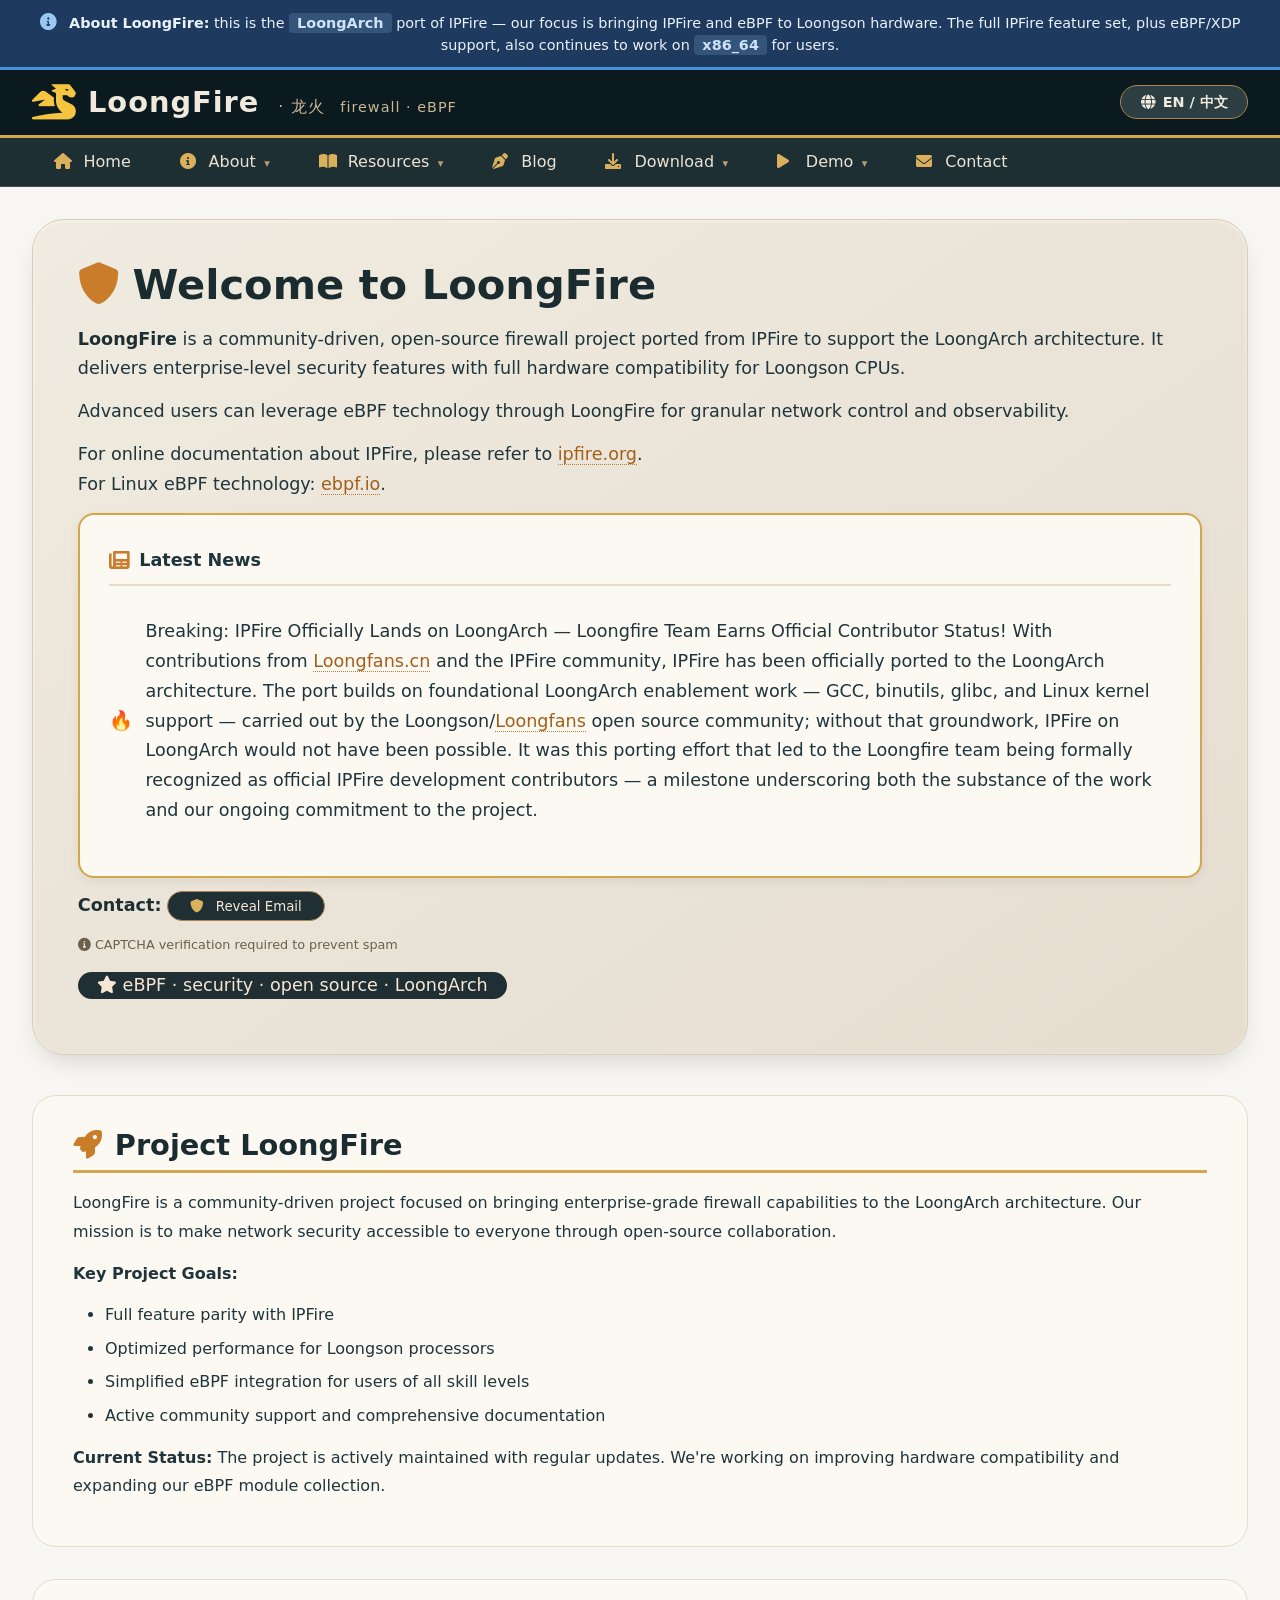
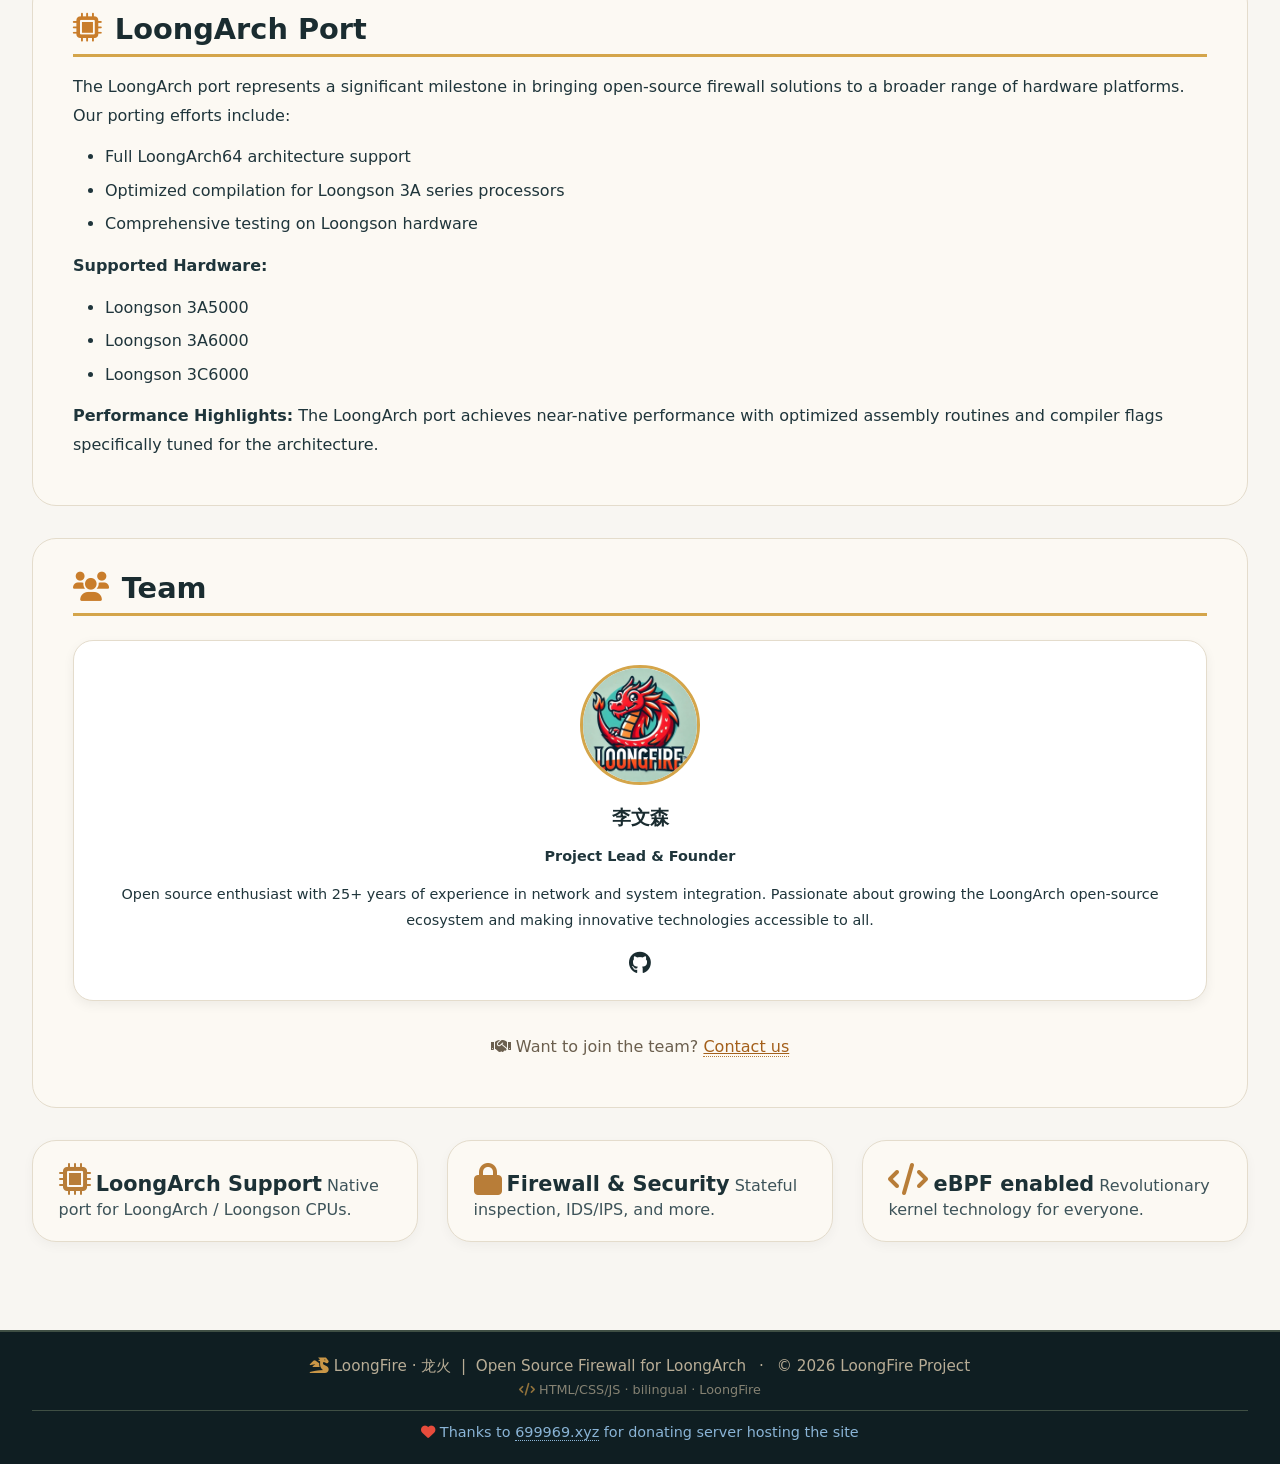
<file: index.html>
<!DOCTYPE html>
<html lang="en">
<head>
    <meta charset="UTF-8">
    <meta name="viewport" content="width=device-width, initial-scale=1.0">
    <title>LoongFire · 龙火防火墙</title>
    <!-- Font Awesome for icons -->
    <link rel="stylesheet" href="https://cdnjs.cloudflare.com/ajax/libs/font-awesome/6.0.0-beta3/css/all.min.css">
    <!-- Main styles -->
    <link rel="stylesheet" href="style.css">
    <style>
/* 架构与功能支持提示样式（信息型，非警告） */
.info-statement {
    background: #1f3a5f;
    color: #eaf2fb;
    padding: 10px 20px;
    text-align: center;
    font-size: 0.9rem;
    line-height: 1.5;
    border-bottom: 3px solid #4a90d9;
    position: relative;
    z-index: 100;
}
.info-statement .info-icon {
    margin-right: 8px;
    font-size: 1.05rem;
    color: #9cc7f0;
}
.info-statement .highlight-domain {
    background: rgba(156, 199, 240, 0.18);
    padding: 2px 8px;
    border-radius: 4px;
    font-weight: bold;
    color: #cfe4fa;
}
@media (max-width: 768px) {
    .info-statement {
        font-size: 0.78rem;
        padding: 9px 12px;
    }
}
    </style>
</head>
<body class="lang-en">

	<!-- ============ 架构与功能支持提示 ============ -->
<div class="info-statement">
    <span class="info-icon"><i class="fas fa-circle-info"></i></span>
    <span data-lang="en">
        <strong>About LoongFire:</strong> this is the <span class="highlight-domain">LoongArch</span> port of IPFire —
        our focus is bringing IPFire and eBPF to Loongson hardware. The full IPFire feature set,
        plus eBPF/XDP support, also continues to work on <span class="highlight-domain">x86_64</span>
        for users.</span>
    <span data-lang="zh">
        <strong>关于 LoongFire：</strong>本项目是 IPFire 的 <span class="highlight-domain">龙架构（LoongArch）</span> 移植版，
        我们专注于将 IPFire 与 eBPF 带到龙芯硬件。IPFire 的完整功能集以及 eBPF/XDP 支持，
        同样继续在 <span class="highlight-domain">x86_64</span> 上可用，供用户使用。</span>
</div>

    <!-- header -->
    <header class="header">
        <div class="logo-area">
            <span class="logo-icon"><i class="fas fa-dragon"></i></span>
            <span class="logo-text">
                LoongFire <small>· 龙火</small>
                <small style="font-weight:300; font-size:0.9rem; margin-left:0.3rem;" data-lang="en">firewall · eBPF</small>
                <small style="font-weight:300; font-size:0.9rem; margin-left:0.3rem;" data-lang="zh">防火墙 · eBPF</small>
            </span>
        </div>
        <button class="lang-toggle" id="langToggle">
            <i class="fas fa-globe"></i> 
            <span data-lang="en">EN / 中文</span>
            <span data-lang="zh">中文 / EN</span>
        </button>
    </header>

    <!-- navbar -->
    <nav class="navbar">
        <ul class="nav-menu">
            <li class="nav-item"><a href="#" class="nav-link"><i class="fas fa-home"></i> <span data-lang="en">Home</span><span data-lang="zh">首页</span></a></li>
            
            <!-- About dropdown with anchor links -->
            <li class="nav-item dropdown">
                <a href="#" class="nav-link"><i class="fas fa-info-circle"></i> <span data-lang="en">About</span><span data-lang="zh">关于</span></a>
                <div class="dropdown-content">
                    <a href="#project"><span data-lang="en">Project LoongFire</span><span data-lang="zh">LoongFire 项目</span></a>
                    <a href="#loongson-port"><span data-lang="en">Loongson Port</span><span data-lang="zh">龙芯移植</span></a>
                    <a href="#team"><span data-lang="en">Team</span><span data-lang="zh">团队</span></a>
                </div>
            </li>

            <li class="nav-item dropdown">
                <a href="#" class="nav-link"><i class="fas fa-book-open"></i> <span data-lang="en">Resources</span><span data-lang="zh">资源</span></a>
                <div class="dropdown-content">
                    <a href="https://ipfire.org/" target="_blank"><span data-lang="en">IPFire Docs</span><span data-lang="zh">IPFire 文档</span></a>
                    <a href="https://ebpf.io/" target="_blank"><span data-lang="en">eBPF.io</span><span data-lang="zh">eBPF 官网</span></a>
                    <a href="https://github.com/vincentmli/loongfire" target="_blank"><span data-lang="en">GitHub</span><span data-lang="zh">GitHub</span></a>
                    <a href="https://gitee.com/loongfire" target="_blank"><span data-lang="en">Gitee</span><span data-lang="zh">Gitee</span></a>
                </div>
            </li>

            <!-- NEW: Blog page link -->
            <li class="nav-item"><a href="blog/index.html?lang=en" class="nav-link" id="blogNav"><i class="fas fa-pen-nib"></i> <span data-lang="en">Blog</span><span data-lang="zh">博客</span></a></li>

            <!-- DOWNLOAD dropdown -->
            <li class="nav-item dropdown">
                <a href="#" class="nav-link"><i class="fas fa-download"></i> <span data-lang="en">Download</span><span data-lang="zh">下载</span></a>
                <div class="dropdown-content">
                    <a href="https://www.bpfire.net/download/loongfire/images_loongarch64/" target="_blank"><span data-lang="en">LoongArch</span><span data-lang="zh">龙架构</span></a>
                    <a href="https://www.bpfire.net/download/loongfire/images_x86_64/" target="_blank"><span data-lang="en">X86_64</span><span data-lang="zh">X86_64</span></a>
                </div>
            </li>

            <!-- DEMO dropdown -->
            <li class="nav-item dropdown">
                <a href="#" class="nav-link"><i class="fas fa-play"></i> <span data-lang="en">Demo</span><span data-lang="zh">演示</span></a>
                <div class="dropdown-content">
                    <a href="https://youtu.be/1pdNgoP-Kho?si=ar517D0sQq7gYv2_" target="_blank"><span data-lang="en">Youtube Demo Video</span><span data-lang="zh">油管演示视频</span></a>
                    <a href="https://youtu.be/rVHkBf1HB7Y" target="_blank"><span data-lang="en">Loongson Mini PC Demo</span><span data-lang="zh">龙芯迷你 PC 演示</span></a>
                    <a href="https://space.bilibili.com/622328985" target="_blank"><span data-lang="en">Bilibili Video collections</span><span data-lang="zh">Bilibili 视频集</span></a>
                </div>
            </li>

            <li class="nav-item"><a href="#" class="nav-link" id="contactNavLink"><i class="fas fa-envelope"></i> <span data-lang="en">Contact</span><span data-lang="zh">联系</span></a></li>
        </ul>
    </nav>

    <!-- main content -->
    <div class="container">
        <section class="hero">
            <h1>
                <i class="fas fa-shield-alt"></i> 
                <span data-lang="en">Welcome to LoongFire</span>
                <span data-lang="zh">欢迎使用 LoongFire</span>
            </h1>

            <div data-lang="en">
                <p><b>LoongFire</b> is a community-driven, open-source firewall project ported from IPFire to support the LoongArch architecture. It delivers enterprise-level security features with full hardware compatibility for Loongson CPUs.</p>
                <p>Advanced users can leverage eBPF technology through LoongFire for granular network control and observability.</p>
                <p>For online documentation about IPFire, please refer to <a href="https://ipfire.org/" target="_blank">ipfire.org</a>.<br/>For Linux eBPF technology: <a href="https://ebpf.io/" target="_blank">ebpf.io</a>.</p>
            </div>
            <div data-lang="zh">
                <p><b>LoongFire</b> 是一个社区驱动的开源防火墙项目，基于 IPFire 移植，支持龙架构（LoongArch）。它为龙芯 CPU 提供企业级安全防护与完整的硬件兼容性。</p>
                <p>高级用户可以通过 LoongFire 使用 eBPF 技术，实现细粒度的网络控制与可观测性。</p>
                <p>关于 IPFire 的在线文档，请参考 <a href="https://ipfire.org/" target="_blank">ipfire.org</a>。<br/>Linux eBPF 技术：<a href="https://ebpf.io/" target="_blank">ebpf.io</a>。</p>
            </div>

            <!-- Rolling News Section -->
            <div class="news-section">
                <div class="news-header">
                    <i class="fas fa-newspaper"></i>
                    <span data-lang="en">Latest News</span>
                    <span data-lang="zh">最新动态</span>
                </div>
                <div class="news-ticker">
                    <div class="news-item active">
                        <span class="news-badge">🔥</span>
			<span data-lang="en">Breaking: IPFire Officially Lands on LoongArch — Loongfire Team Earns Official Contributor Status! With contributions from <a href="https://loongfans.cn">Loongfans.cn</a> and the IPFire community, IPFire has been officially ported to the LoongArch architecture. The port builds on foundational LoongArch enablement work — GCC, binutils, glibc, and Linux kernel support — carried out by the Loongson/<a href="https://loongfans.cn">Loongfans</a> open source community; without that groundwork, IPFire on LoongArch would not have been possible. It was this porting effort that led to the Loongfire team being formally recognized as official IPFire development contributors — a milestone underscoring both the substance of the work and our ongoing commitment to the project.</span>
			<span data-lang="zh">重磅：IPFire 正式登陆龙架构！Loongfire 团队跻身 IPFire 官方贡献者行列 在 <a href="https://loongfans.cn">Loongfans.cn</a> 龙芯爱好者社区与 IPFire 社区的共同支持下，IPFire 已正式移植至龙架构。此次移植建立在龙芯/<a href="https://loongfans.cn">Loongfans</a> 开源社区完成的 GCC、binutils、glibc 及 Linux 内核龙架构支持等基础性工作之上——没有这些铺垫，IPFire 支持龙架构便无从谈起。正是此次移植工作，使 Loongfire 团队被正式认定为 IPFire 官方开发贡献者——这一里程碑既彰显了工作的实质分量，也体现了我们对该项目的长期投入。</span>
                    </div>

                    <!-- NEW: Blog news item -->
                    <div class="news-item">
                        <span class="news-badge">📝</span>
                        <span data-lang="en">New on the blog: <a href="blog/2026-10-27-glibc-dracut-boot-bug.html?lang=en" style="color:inherit;border-bottom:1px dotted currentColor;">The Bug That Broke the Boot</a> — how a glibc 2.44 change silently crippled dracut, and how LoongFire and IPFire tracked it down.</span>
                        <span data-lang="zh">博客新文章：<a href="blog/2026-10-27-glibc-dracut-boot-bug.html?lang=zh" style="color:inherit;border-bottom:1px dotted currentColor;">一个让启动失败的 Bug</a> —— glibc 2.44 的变更如何悄然瘫痪 dracut，以及 LoongFire 与 IPFire 如何将其揪出。</span>
                    </div>

		    <div class="news-item">
			<span class="news-badge">📰</span>
			<span data-lang="en">New on the blog: <a href="blog/2026-10-28-ipfire-officially-supports-loongarch.html?lang=en" style="color:inherit;border-bottom:1px dotted currentColor;">"LoongArch Has Arrived Around Us" — IPFire Officially Supports LoongArch</a> (translation of the original Loongson Technology article).</span>
    			<span data-lang="zh">博客新文章：<a href="blog/2026-10-28-ipfire-officially-supports-loongarch.html?lang=zh" style="color:inherit;border-bottom:1px dotted currentColor;">"龙架构已来到我们身边"——IPFire 正式支持龙架构</a>（龙芯中科原文译文）。</span>
		     </div>

		     <div class="news-item">
			<span class="news-badge">🛡️</span>
    			<span data-lang="en">New on the blog: <a href="blog/2026-11-04-loongfire-xdp-synproxy-cve-2026-98432.html?lang=en" style="color:inherit;border-bottom:1px dotted currentColor;">LoongFire XDP SYNPROXY: An Efficient Stopgap for CVE-2026-98432</a> — drop IP-option packets at ingress before the vulnerable kernel path is reached.</span>
    			<span data-lang="zh">博客新文章：<a href="blog/2026-11-04-loongfire-xdp-synproxy-cve-2026-98432.html?lang=zh" style="color:inherit;border-bottom:1px dotted currentColor;">LoongFire XDP SYNPROXY：针对 CVE-2026-98432 的高效临时缓解方案</a> —— 在入口处丢弃带 IP 选项的报文，早于漏洞内核路径被触达。</span>
		     </div>

		     <div class="news-item">
    			<span class="news-badge">🔤</span>
    			<span data-lang="en">New on the blog: <a href="blog/2026-11-07-letter-case-ipfire-loongson-boot-mystery.html?lang=en" style="color:inherit;border-bottom:1px dotted currentColor;">A Letter Case Mystery: IPFire Boot Failure on Loongson 3A6000</a> — how one uppercase letter fixed a stubborn boot failure on LoongArch.</span>
    			<span data-lang="zh">博客新文章：<a href="blog/2026-11-07-letter-case-ipfire-loongson-boot-mystery.html?lang=zh" style="color:inherit;border-bottom:1px dotted currentColor;">一个字母的大小写：IPFire 在龙芯 3A6000 上的启动谜案</a> —— 一个全大写字母如何解决了龙架构上顽固的启动故障。</span>
		     </div>

		     <div class="news-item">
    			<span class="news-badge">📋</span>
    			<span data-lang="en">New on the blog: <a href="blog/2026-11-07-loongfire-upgrade-policy.html?lang=en" style="color:inherit;border-bottom:1px dotted currentColor;">LoongFire Upgrade Policy: Backup, Fresh Install, Restore</a> — why we don't support in-place upgrades, and the procedure we do support.</span>
    			<span data-lang="zh">博客新文章：<a href="blog/2026-11-07-loongfire-upgrade-policy.html?lang=zh" style="color:inherit;border-bottom:1px dotted currentColor;">LoongFire 升级策略：备份、全新安装、恢复</a> —— 为什么我们不支持原地升级，以及我们支持的流程。</span>
		     </div>

		     <div class="news-item">
   	 		<span class="news-badge">🎉</span>
    			<span data-lang="en">New release: <a href="blog/2026-11-09-loongfire-v2.29-core205-release.html?lang=en" style="color:inherit;border-bottom:1px dotted currentColor;">LoongFire v2.29 (core205)</a> — official LoongArch64 support, GCC 16.1.0 / glibc 2.44, kernel 7.3.1, dracut 112, and CVE-2026-98432 mitigation.</span>
    			<span data-lang="zh">新版本发布：<a href="blog/2026-11-09-loongfire-v2.29-core205-release.html?lang=zh" style="color:inherit;border-bottom:1px dotted currentColor;">LoongFire v2.29（core205）</a> —— 正式支持 LoongArch64，GCC 16.1.0 / glibc 2.44，内核 7.3.1，dracut 112，以及 CVE-2026-98432 缓解。</span>
		     </div>

		     <div class="news-item">
    			<span class="news-badge">🧠</span>
    			<span data-lang="en">New on the blog: <a href="blog/2026-11-12-loongfire-kernel-7.3.4-summary.html?lang=en" style="color:inherit;border-bottom:1px dotted currentColor;">Kernel 7.3.4 Summary — Relevance to LoongFire</a> — what the 7.3.4 changes mean for an eBPF-enabled firewall on LoongArch.</span>
    			<span data-lang="zh">博客新文章：<a href="blog/2026-11-12-loongfire-kernel-7.3.4-summary.html?lang=zh" style="color:inherit;border-bottom:1px dotted currentColor;">内核 7.3.4 摘要 —— 对 LoongFire 的相关性</a> —— 7.3.4 的变更对基于 LoongArch、启用 eBPF 的防火墙意味着什么。</span>
		     </div>

                    <!--div class="news-item">
                        <span class="news-badge">🚀</span>
                        <span data-lang="en">LoongFire core204 released</span>
                        <span data-lang="zh">LoongFire core204 性能优化版本发布</span>
                    </div-->
                    <!--div class="news-item">
                        <span class="news-badge">🐧</span>
                        <span data-lang="en">Kernel 7.2 stable is now live on LoongFire — faster, safer, stronger</span>
                        <span data-lang="zh">LoongFire 正式支持内核 7.2 稳定版 — 更快、更安全、更强悍</span>
                    </div-->
                </div>
            </div>

            <!-- Contact section with CAPTCHA -->
            <div class="contact-section" id="contactSection">
                <p>
                    <span data-lang="en"><b>Contact:</b></span>
                    <span data-lang="zh"><b>联系：</b></span>
                    <button class="contact-btn" id="showCaptchaBtn">
                        <i class="fas fa-shield-alt"></i> 
                        <span data-lang="en">Reveal Email</span>
                        <span data-lang="zh">显示邮箱</span>
                    </button>
                </p>
                <div class="email-revealed" id="emailRevealed">
                    <i class="fas fa-envelope"></i> jinyangli39@foxmail.com
                </div>
                <p style="font-size:0.8rem; color:#6b5f4e; margin-top:0.2rem;">
                    <i class="fas fa-info-circle"></i> 
                    <span data-lang="en">CAPTCHA verification required to prevent spam</span>
                    <span data-lang="zh">需要 CAPTCHA 验证以防止垃圾邮件</span>
                </p>
            </div>

            <div style="margin-top: 1rem;">
                <span style="background: #1f2f34; color: #f5e7d3; padding: 0.2rem 1.2rem; border-radius: 40px; font-weight: 500;">
                    <i class="fas fa-star"></i> <span data-lang="en">eBPF · security · open source · LoongArch</span><span data-lang="zh">eBPF · 安全 · 开源 · 龙架构</span>
                </span>
            </div>
        </section>

        <!-- About Sections -->
        <section id="project" class="about-section">
            <h2><i class="fas fa-rocket"></i> <span data-lang="en">Project LoongFire</span><span data-lang="zh">LoongFire 项目</span></h2>
            <div data-lang="en">
                <p>LoongFire is a community-driven project focused on bringing enterprise-grade firewall capabilities to the LoongArch architecture. Our mission is to make network security accessible to everyone through open-source collaboration.</p>
                <p><b>Key Project Goals:</b></p>
                <ul>
                    <li>Full feature parity with IPFire</li>
                    <li>Optimized performance for Loongson processors</li>
                    <li>Simplified eBPF integration for users of all skill levels</li>
                    <li>Active community support and comprehensive documentation</li>
                </ul>
                <p><b>Current Status:</b> The project is actively maintained with regular updates. We're working on improving hardware compatibility and expanding our eBPF module collection.</p>
            </div>
            <div data-lang="zh">
                <p>LoongFire 是一个社区驱动的开源项目，致力于将企业级防火墙功能带到龙架构。我们的使命是通过开源协作，让网络安全对每个人都触手可及。</p>
                <p><b>项目关键目标：</b></p>
                <ul>
                    <li>与 IPFire 功能完全一致</li>
                    <li>针对龙芯处理器优化性能</li>
                    <li>为不同技术水平的用户简化 eBPF 集成</li>
                    <li>活跃的社区支持和完善的文档</li>
                </ul>
                <p><b>当前状态：</b>项目正在积极维护并定期更新。我们正在改进硬件兼容性并扩展 eBPF 模块集。</p>
            </div>
        </section>

        <section id="loongson-port" class="about-section">
            <h2><i class="fas fa-microchip"></i> <span data-lang="en">LoongArch Port</span><span data-lang="zh">龙架构移植</span></h2>
            <div data-lang="en">
                <p>The LoongArch port represents a significant milestone in bringing open-source firewall solutions to a broader range of hardware platforms. Our porting efforts include:</p>
                <ul>
                    <li>Full LoongArch64 architecture support</li>
                    <li>Optimized compilation for Loongson 3A series processors</li>
                    <li>Comprehensive testing on Loongson hardware</li>
                </ul>
                <p><b>Supported Hardware:</b></p>
                <ul>
                    <li>Loongson 3A5000</li>
                    <li>Loongson 3A6000</li>
                    <li>Loongson 3C6000</li>
                </ul>
                <p><b>Performance Highlights:</b> The LoongArch port achieves near-native performance with optimized assembly routines and compiler flags specifically tuned for the architecture.</p>
            </div>
            <div data-lang="zh">
                <p>龙架构移植是将开源防火墙解决方案带到更广泛硬件平台的重要里程碑。我们的移植工作包括：</p>
                <ul>
                    <li>完整 LoongArch64 架构支持</li>
                    <li>针对龙芯 3A 系列处理器优化编译</li>
                    <li>在龙芯硬件上全面测试</li>
                </ul>
                <p><b>支持的硬件：</b></p>
                <ul>
                    <li>龙芯 3A5000</li>
                    <li>龙芯 3A6000</li>
                    <li>龙芯 3C6000</li>
                </ul>
                <p><b>性能亮点：</b>龙架构移植通过针对该架构优化的汇编例程和编译器标志，实现了接近原生的性能。</p>
            </div>
        </section>

        <section id="team" class="about-section">
            <h2><i class="fas fa-users"></i> <span data-lang="en">Team</span><span data-lang="zh">团队</span></h2>
            <div class="team-grid">
                <div class="team-member">
                    <img src="./loongfire-logo.jpg" alt="李文森" class="team-avatar">
                    <h3>李文森</h3>
                    <p class="team-role"><span data-lang="en">Project Lead & Founder</span><span data-lang="zh">项目负责人 & 创始人</span></p>
                    <p class="team-bio" data-lang="en">Open source enthusiast with 25+ years of experience in network and system integration. Passionate about growing the LoongArch open-source ecosystem and making innovative technologies accessible to all.</p>
                    <p class="team-bio" data-lang="zh">开源爱好者，拥有25年以上网络系统集成经验。致力于推动龙架构开源生态发展，让创新技术惠及每一位用户。</p>

                    <div class="team-social">
                        <a href="https://github.com/vincentmli" target="_blank"><i class="fab fa-github"></i></a>
                    </div>
                </div>
                
            </div>
            <p style="text-align: center; margin-top: 2rem; color: #6b5f4e;">
                <i class="fas fa-handshake"></i> 
                <span data-lang="en">Want to join the team? <a href="#" id="teamContactLink" style="color: #a35f1a; border-bottom: 1px dotted #b87d38; cursor: pointer;">Contact us</a></span>
                <span data-lang="zh">想加入团队？<a href="#" id="teamContactLinkZh" style="color: #a35f1a; border-bottom: 1px dotted #b87d38; cursor: pointer;">联系我们</a></span>
            </p>
        </section>

        <div class="feature-grid">
            <div class="feature-card">
                <i class="fas fa-microchip"></i>
                <h3 data-lang="en">LoongArch Support</h3>
                <h3 data-lang="zh">龙架构支持</h3>
                <p data-lang="en">Native port for LoongArch / Loongson CPUs.</p>
                <p data-lang="zh">原生支持龙架构 / 龙芯 CPU。</p>
            </div>
            <div class="feature-card">
                <i class="fas fa-lock"></i>
                <h3 data-lang="en">Firewall & Security</h3>
                <h3 data-lang="zh">防火墙 & 安全</h3>
                <p data-lang="en">Stateful inspection, IDS/IPS, and more.</p>
                <p data-lang="zh">状态检测、入侵检测/防御等。</p>
            </div>
            <div class="feature-card">
                <i class="fas fa-code"></i>
                <h3 data-lang="en">eBPF enabled</h3>
                <h3 data-lang="zh">eBPF 赋能</h3>
                <p data-lang="en">Revolutionary kernel technology for everyone.</p>
                <p data-lang="zh">人人都能用的革命性内核技术。</p>
            </div>
        </div>
    </div>

    <!-- CAPTCHA Modal -->
    <div class="captcha-overlay" id="captchaOverlay">
        <div class="captcha-modal">
            <button class="close-btn" id="closeCaptchaBtn">&times;</button>
            <h3>
                <i class="fas fa-shield-alt"></i>
                <span data-lang="en">Verify you are human</span>
                <span data-lang="zh">验证您是真人</span>
            </h3>
            <p data-lang="en">Please solve the math problem to reveal the email address.</p>
            <p data-lang="zh">请解决数学问题以显示邮箱地址。</p>
            
            <div class="captcha-challenge" id="captchaChallenge">
                <span id="num1">5</span> + <span id="num2">3</span> = ?
            </div>
            
            <div class="captcha-input-group">
                <input type="number" id="captchaInput" placeholder="?" autofocus>
                <button id="verifyCaptchaBtn">
                    <span data-lang="en">Verify</span>
                    <span data-lang="zh">验证</span>
                </button>
            </div>
            
            <div class="captcha-error" id="captchaError">
                <i class="fas fa-exclamation-circle"></i> 
                <span data-lang="en">Incorrect answer. Please try again.</span>
                <span data-lang="zh">答案错误。请重试。</span>
            </div>
            
            <div class="captcha-success" id="captchaSuccess">
                <i class="fas fa-check-circle"></i> 
                <span data-lang="en">Verified! Email revealed below.</span>
                <span data-lang="zh">验证成功！邮箱已显示。</span>
            </div>
            
            <button class="captcha-refresh" id="refreshCaptchaBtn">
                <i class="fas fa-sync-alt"></i> 
                <span data-lang="en">New challenge</span>
                <span data-lang="zh">新题目</span>
            </button>
        </div>
    </div>

    <!-- footer -->
    <footer class="footer">
        <p>
            <i class="fas fa-dragon"></i> LoongFire · 龙火 &nbsp;|&nbsp;
            <span data-lang="en">Open Source Firewall for LoongArch</span>
            <span data-lang="zh">龙架构开源防火墙</span>
            <span style="margin:0 0.5rem;">·</span>
            <span data-lang="en">© 2026 LoongFire Project</span>
            <span data-lang="zh">© 2026 LoongFire 项目</span>
        </p>
        <p style="font-size:0.8rem; opacity:0.7; margin-top:0.3rem;">
            <i class="fas fa-code"></i> HTML/CSS/JS · bilingual · LoongFire
        </p>
        <!-- Donation acknowledgment -->
        <p style="font-size:0.9rem; margin-top:0.8rem; padding-top:0.8rem; border-top:1px solid #3f4f44; color: #8ab4d6;">
            <i class="fas fa-heart" style="color: #e74c3c;"></i> 
            <span data-lang="en">Thanks to <a href="https://699969.xyz" target="_blank" style="color: #8ab4d6; text-decoration: none; border-bottom: 1px dotted #8ab4d6;">699969.xyz</a> for donating server hosting the site</span>
            <span data-lang="zh">感谢 <a href="https://699969.xyz" target="_blank" style="color: #8ab4d6; text-decoration: none; border-bottom: 1px dotted #8ab4d6;">699969.xyz</a> 捐赠服务器托管本网站</span>
        </p>
    </footer>

    <!-- Keep the Blog nav link in the current language -->
    <script>
    (function () {
        var nav = document.getElementById('blogNav');
        if (!nav) return;
        nav.addEventListener('click', function () {
            var lang = document.body.classList.contains('lang-zh') ? 'zh' : 'en';
            nav.href = 'blog/index.html?lang=' + lang;
        });
    })();
    </script>

    <!-- JavaScript -->
    <script src="script.js"></script>
</body>
</html>
</file>
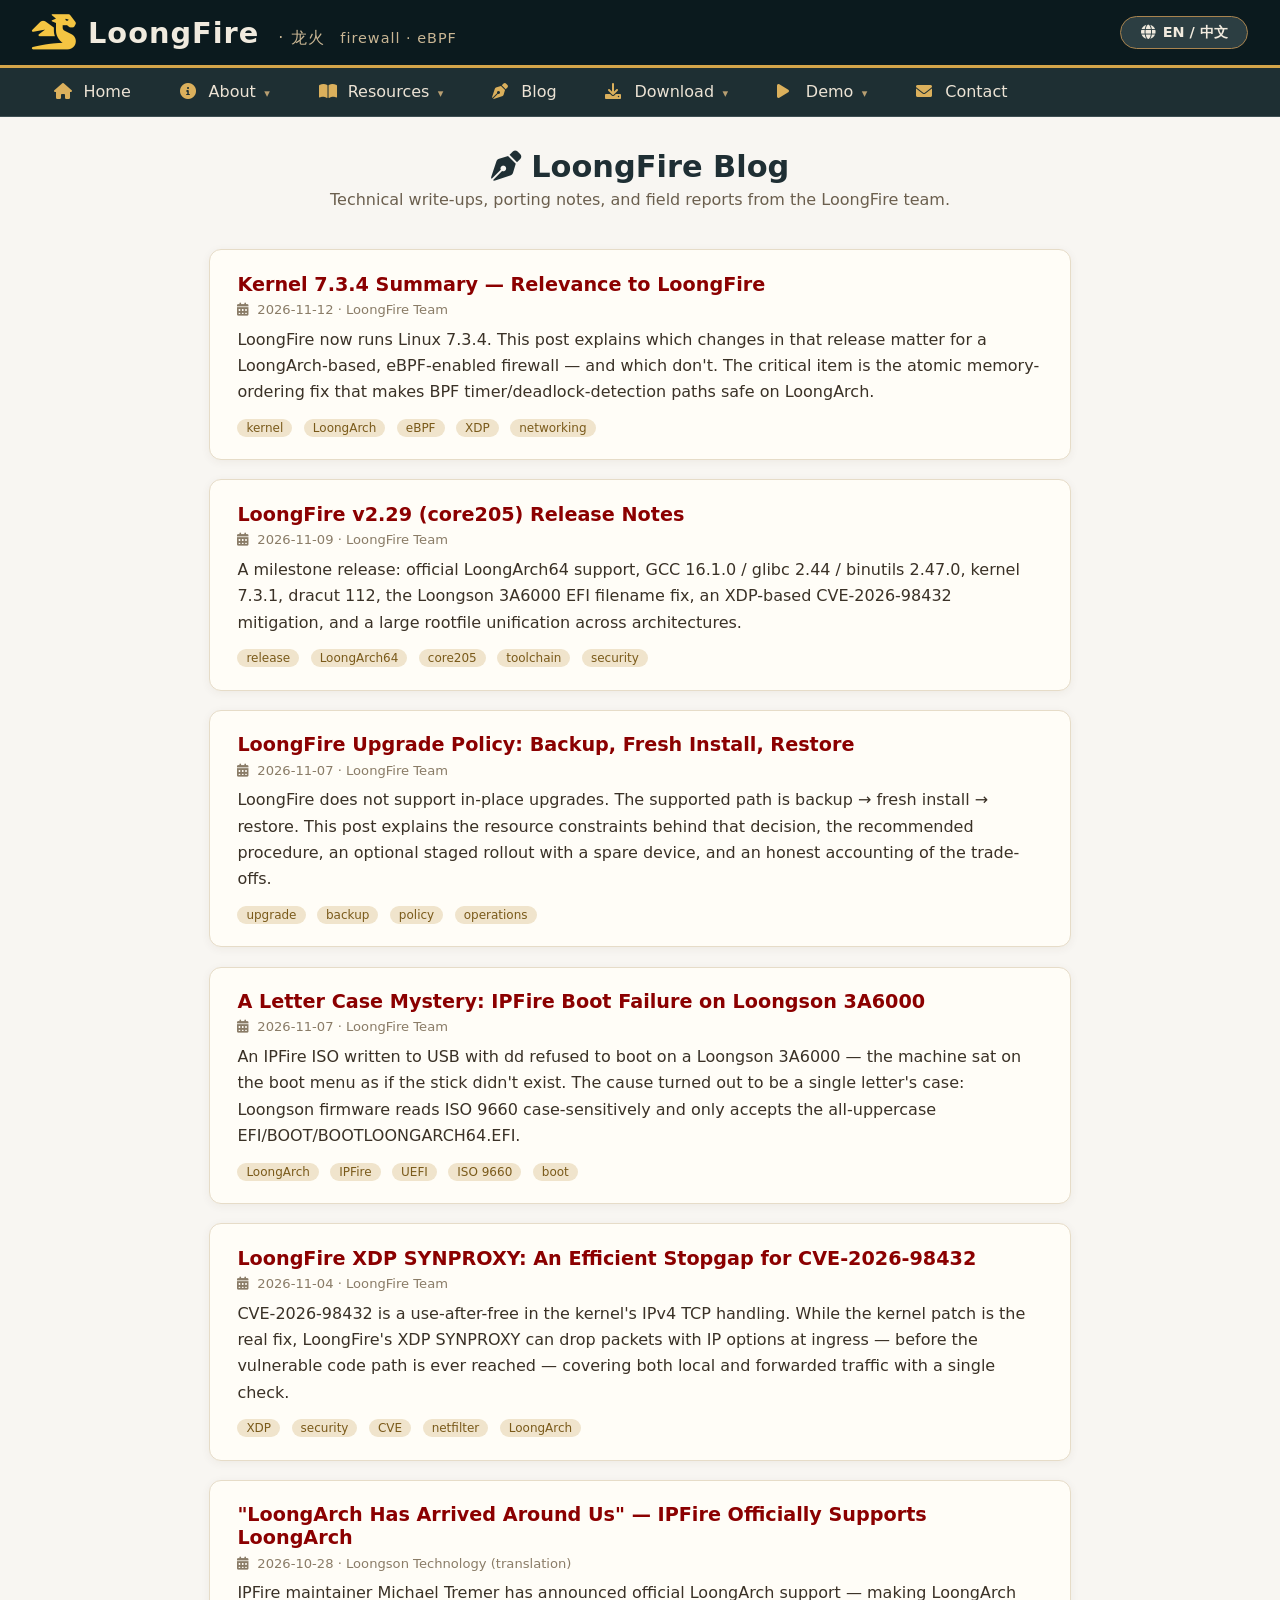
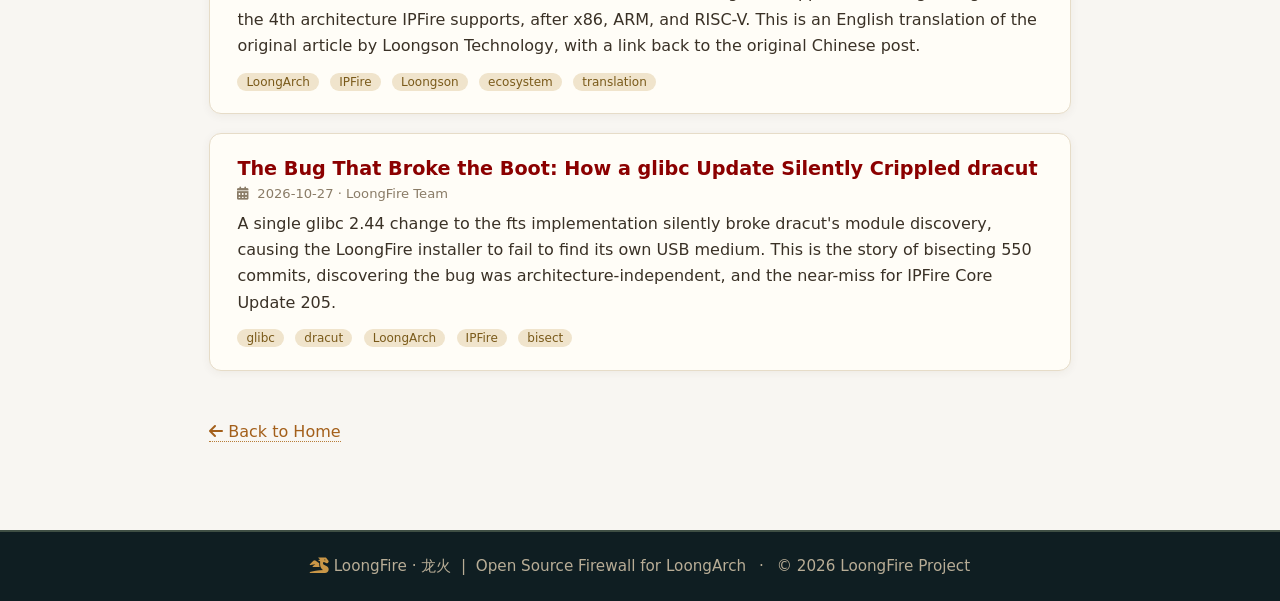
<file: blog/index.html>
<!DOCTYPE html>
<html lang="en">
<head>
    <meta charset="UTF-8">
    <meta name="viewport" content="width=device-width, initial-scale=1.0">
    <title>Blog · LoongFire 龙火</title>
    <link rel="stylesheet" href="https://cdnjs.cloudflare.com/ajax/libs/font-awesome/6.0.0-beta3/css/all.min.css">
    <link rel="stylesheet" href="../style.css">
    <style>
        .blog-wrap { max-width: 900px; margin: 0 auto; padding: 2rem 1.2rem 4rem; }
        .blog-hero { text-align: center; margin-bottom: 2.5rem; }
        .blog-hero h1 { color: #1f2f34; font-size: 1.9rem; margin-bottom: .4rem; }
        .blog-hero p { color: #6b5f4e; }
        .post-list { list-style: none; padding: 0; margin: 0; }
        .post-card {
            background: #fffdf7; border: 1px solid #e6dcc8; border-radius: 12px;
            padding: 1.4rem 1.7rem; margin: 1.2rem 0;
            box-shadow: 0 2px 10px rgba(60,45,20,.06);
            transition: transform .15s ease, box-shadow .15s ease;
        }
        .post-card:hover { transform: translateY(-2px); box-shadow: 0 4px 16px rgba(60,45,20,.1); }
        .post-card h2 { margin: 0 0 .4rem; font-size: 1.2rem; }
        .post-card h2 a { color: #8b0000; text-decoration: none; }
        .post-card h2 a:hover { color: #a35f1a; }
        .post-meta { font-size: .82rem; color: #8a7c67; margin-bottom: .6rem; }
        .post-meta i { margin-right: .3rem; }
        .post-excerpt { color: #3a3126; line-height: 1.65; margin: 0; }
        .post-tags { margin-top: .7rem; }
        .post-tag {
            display: inline-block; font-size: .75rem; padding: 2px 9px;
            background: #f0e4cc; color: #7a5a1a; border-radius: 12px;
            margin-right: .4rem;
        }
        .back-home { display: inline-block; margin: 2rem 0 0; color: #a35f1a; border-bottom: 1px dotted #b87d38; text-decoration: none; }
        body.lang-en [data-lang="zh"], body.lang-zh [data-lang="en"] { display: none !important; }
    </style>
</head>
<body class="lang-en">

    <header class="header">
        <div class="logo-area">
            <span class="logo-icon"><i class="fas fa-dragon"></i></span>
            <span class="logo-text">
                LoongFire <small>· 龙火</small>
                <small style="font-weight:300; font-size:0.9rem; margin-left:0.3rem;" data-lang="en">firewall · eBPF</small>
                <small style="font-weight:300; font-size:0.9rem; margin-left:0.3rem;" data-lang="zh">防火墙 · eBPF</small>
            </span>
        </div>
        <button class="lang-toggle" id="langToggle">
            <i class="fas fa-globe"></i>
            <span data-lang="en">EN / 中文</span>
            <span data-lang="zh">中文 / EN</span>
        </button>
    </header>

    <nav class="navbar">
        <ul class="nav-menu">
            <li class="nav-item"><a href="../index.html" class="nav-link"><i class="fas fa-home"></i> <span data-lang="en">Home</span><span data-lang="zh">首页</span></a></li>
            <li class="nav-item dropdown">
                <a href="../index.html#project" class="nav-link"><i class="fas fa-info-circle"></i> <span data-lang="en">About</span><span data-lang="zh">关于</span></a>
                <div class="dropdown-content">
                    <a href="../index.html#project"><span data-lang="en">Project LoongFire</span><span data-lang="zh">LoongFire 项目</span></a>
                    <a href="../index.html#loongson-port"><span data-lang="en">Loongson Port</span><span data-lang="zh">龙芯移植</span></a>
                    <a href="../index.html#team"><span data-lang="en">Team</span><span data-lang="zh">团队</span></a>
                </div>
            </li>
            <li class="nav-item dropdown">
                <a href="#" class="nav-link"><i class="fas fa-book-open"></i> <span data-lang="en">Resources</span><span data-lang="zh">资源</span></a>
                <div class="dropdown-content">
                    <a href="https://ipfire.org/" target="_blank"><span data-lang="en">IPFire Docs</span><span data-lang="zh">IPFire 文档</span></a>
                    <a href="https://ebpf.io/" target="_blank"><span data-lang="en">eBPF.io</span><span data-lang="zh">eBPF 官网</span></a>
                    <a href="https://github.com/vincentmli/loongfire" target="_blank"><span data-lang="en">GitHub</span><span data-lang="zh">GitHub</span></a>
                </div>
            </li>
            <li class="nav-item"><a href="index.html" class="nav-link"><i class="fas fa-pen-nib"></i> <span data-lang="en">Blog</span><span data-lang="zh">博客</span></a></li>
            <li class="nav-item dropdown">
                <a href="#" class="nav-link"><i class="fas fa-download"></i> <span data-lang="en">Download</span><span data-lang="zh">下载</span></a>
                <div class="dropdown-content">
                    <a href="https://www.bpfire.net/download/loongfire/images_loongarch64/" target="_blank"><span data-lang="en">LoongArch</span><span data-lang="zh">龙架构</span></a>
                    <a href="https://www.bpfire.net/download/loongfire/images_x86_64/" target="_blank"><span data-lang="en">X86_64</span><span data-lang="zh">X86_64</span></a>
                </div>
            </li>
            <li class="nav-item dropdown">
                <a href="#" class="nav-link"><i class="fas fa-play"></i> <span data-lang="en">Demo</span><span data-lang="zh">演示</span></a>
                <div class="dropdown-content">
                    <a href="https://youtu.be/1pdNgoP-Kho?si=ar517D0sQq7gYv2_" target="_blank"><span data-lang="en">Youtube Demo Video</span><span data-lang="zh">油管演示视频</span></a>
                    <a href="https://youtu.be/rVHkBf1HB7Y" target="_blank"><span data-lang="en">Loongson Mini PC Demo</span><span data-lang="zh">龙芯迷你 PC 演示</span></a>
                    <a href="https://space.bilibili.com/622328985" target="_blank"><span data-lang="en">Bilibili Video collections</span><span data-lang="zh">Bilibili 视频集</span></a>
                </div>
            </li>
            <li class="nav-item"><a href="../index.html#contactSection" class="nav-link"><i class="fas fa-envelope"></i> <span data-lang="en">Contact</span><span data-lang="zh">联系</span></a></li>
        </ul>
    </nav>

    <main class="blog-wrap">
        <div class="blog-hero">
            <h1><i class="fas fa-pen-nib"></i>
                <span data-lang="en">LoongFire Blog</span>
                <span data-lang="zh">LoongFire 博客</span>
            </h1>
            <p data-lang="en">Technical write-ups, porting notes, and field reports from the LoongFire team.</p>
            <p data-lang="zh">来自 LoongFire 团队的技术文章、移植笔记与实战报告。</p>
        </div>

        <ul class="post-list">
            <li class="post-card">
                <h2>
                    <a href="2026-11-12-loongfire-kernel-7.3.4-summary.html?lang=en" data-lang="en">Kernel 7.3.4 Summary — Relevance to LoongFire</a>
                    <a href="2026-11-12-loongfire-kernel-7.3.4-summary.html?lang=zh" data-lang="zh">内核 7.3.4 摘要 —— 对 LoongFire 的相关性</a>
                </h2>
                <p class="post-meta">
                    <i class="fas fa-calendar-alt"></i>
                    <span data-lang="en">2026-11-12 · LoongFire Team</span>
                    <span data-lang="zh">2026-11-12 · LoongFire 团队</span>
                </p>
                <p class="post-excerpt" data-lang="en">
                    LoongFire now runs Linux 7.3.4. This post explains which changes in that release matter for a LoongArch-based, eBPF-enabled firewall — and which don't. The critical item is the atomic memory-ordering fix that makes BPF timer/deadlock-detection paths safe on LoongArch.
                </p>
                <p class="post-excerpt" data-lang="zh">
                    LoongFire 现已运行 Linux 7.3.4。本文说明该版本中哪些变更对基于 LoongArch、启用 eBPF 的防火墙有影响——哪些没有。关键项是原子内存序修复，它使 BPF 定时器/死锁检测路径在 LoongArch 上变得安全。
                </p>
                <div class="post-tags">
                    <span class="post-tag">kernel</span>
                    <span class="post-tag">LoongArch</span>
                    <span class="post-tag">eBPF</span>
                    <span class="post-tag">XDP</span>
                    <span class="post-tag">networking</span>
                </div>
            </li>

            <li class="post-card">
                <h2>
                    <a href="2026-11-09-loongfire-v2.29-core205-release.html?lang=en" data-lang="en">LoongFire v2.29 (core205) Release Notes</a>
                    <a href="2026-11-09-loongfire-v2.29-core205-release.html?lang=zh" data-lang="zh">LoongFire v2.29（core205）发布说明</a>
                </h2>
                <p class="post-meta">
                    <i class="fas fa-calendar-alt"></i>
                    <span data-lang="en">2026-11-09 · LoongFire Team</span>
                    <span data-lang="zh">2026-11-09 · LoongFire 团队</span>
                </p>
                <p class="post-excerpt" data-lang="en">
                    A milestone release: official LoongArch64 support, GCC 16.1.0 / glibc 2.44 / binutils 2.47.0, kernel 7.3.1, dracut 112, the Loongson 3A6000 EFI filename fix, an XDP-based CVE-2026-98432 mitigation, and a large rootfile unification across architectures.
                </p>
                <p class="post-excerpt" data-lang="zh">
                    里程碑版本：正式支持 LoongArch64，GCC 16.1.0 / glibc 2.44 / binutils 2.47.0，内核 7.3.1，dracut 112，龙芯 3A6000 的 EFI 文件名修复，基于 XDP 的 CVE-2026-98432 缓解，以及跨架构的大规模 rootfile 统一。
                </p>
                <div class="post-tags">
                    <span class="post-tag">release</span>
                    <span class="post-tag">LoongArch64</span>
                    <span class="post-tag">core205</span>
                    <span class="post-tag">toolchain</span>
                    <span class="post-tag">security</span>
                </div>
            </li>

            <li class="post-card">
                <h2>
                    <a href="2026-11-07-loongfire-upgrade-policy.html?lang=en" data-lang="en">LoongFire Upgrade Policy: Backup, Fresh Install, Restore</a>
                    <a href="2026-11-07-loongfire-upgrade-policy.html?lang=zh" data-lang="zh">LoongFire 升级策略：备份、全新安装、恢复</a>
                </h2>
                <p class="post-meta">
                    <i class="fas fa-calendar-alt"></i>
                    <span data-lang="en">2026-11-07 · LoongFire Team</span>
                    <span data-lang="zh">2026-11-07 · LoongFire 团队</span>
                </p>
                <p class="post-excerpt" data-lang="en">
                    LoongFire does not support in-place upgrades. The supported path is backup → fresh install → restore. This post explains the resource constraints behind that decision, the recommended procedure, an optional staged rollout with a spare device, and an honest accounting of the trade-offs.
                </p>
                <p class="post-excerpt" data-lang="zh">
                    LoongFire 不支持原地升级，支持路径是备份 → 全新安装 → 恢复。本文说明这一决策背后的资源约束、推荐流程、可选的备用设备分阶段实施方案，以及对这些取舍的诚实梳理。
                </p>
                <div class="post-tags">
                    <span class="post-tag">upgrade</span>
                    <span class="post-tag">backup</span>
                    <span class="post-tag">policy</span>
                    <span class="post-tag">operations</span>
                </div>
            </li>

            <li class="post-card">
                <h2>
                    <a href="2026-11-07-letter-case-ipfire-loongson-boot-mystery.html?lang=en" data-lang="en">A Letter Case Mystery: IPFire Boot Failure on Loongson 3A6000</a>
                    <a href="2026-11-07-letter-case-ipfire-loongson-boot-mystery.html?lang=zh" data-lang="zh">一个字母的大小写：IPFire 在龙芯 3A6000 上的启动谜案</a>
                </h2>
                <p class="post-meta">
                    <i class="fas fa-calendar-alt"></i>
                    <span data-lang="en">2026-11-07 · LoongFire Team</span>
                    <span data-lang="zh">2026-11-07 · LoongFire 团队</span>
                </p>
                <p class="post-excerpt" data-lang="en">
                    An IPFire ISO written to USB with dd refused to boot on a Loongson 3A6000 — the machine sat on the boot menu as if the stick didn't exist. The cause turned out to be a single letter's case: Loongson firmware reads ISO 9660 case-sensitively and only accepts the all-uppercase EFI/BOOT/BOOTLOONGARCH64.EFI.
                </p>
                <p class="post-excerpt" data-lang="zh">
                    用 dd 写入 U 盘的 IPFire ISO 在龙芯 3A6000 上无法启动——机器停留在启动菜单，仿佛 U 盘根本不存在。根源竟然是一个字母的大小写：龙芯固件按大小写敏感方式读取 ISO 9660，只接受全大写的 EFI/BOOT/BOOTLOONGARCH64.EFI。
                </p>
                <div class="post-tags">
                    <span class="post-tag">LoongArch</span>
                    <span class="post-tag">IPFire</span>
                    <span class="post-tag">UEFI</span>
                    <span class="post-tag">ISO 9660</span>
                    <span class="post-tag">boot</span>
                </div>
            </li>

            <li class="post-card">
                <h2>
                    <a href="2026-11-04-loongfire-xdp-synproxy-cve-2026-98432.html?lang=en" data-lang="en">LoongFire XDP SYNPROXY: An Efficient Stopgap for CVE-2026-98432</a>
                    <a href="2026-11-04-loongfire-xdp-synproxy-cve-2026-98432.html?lang=zh" data-lang="zh">LoongFire XDP SYNPROXY：针对 CVE-2026-98432 的高效临时缓解方案</a>
                </h2>
                <p class="post-meta">
                    <i class="fas fa-calendar-alt"></i>
                    <span data-lang="en">2026-11-04 · LoongFire Team</span>
                    <span data-lang="zh">2026-11-04 · LoongFire 团队</span>
                </p>
                <p class="post-excerpt" data-lang="en">
                    CVE-2026-98432 is a use-after-free in the kernel's IPv4 TCP handling. While the kernel patch is the real fix, LoongFire's XDP SYNPROXY can drop packets with IP options at ingress — before the vulnerable code path is ever reached — covering both local and forwarded traffic with a single check.
                </p>
                <p class="post-excerpt" data-lang="zh">
                    CVE-2026-98432 是内核 IPv4 TCP 处理中的释放后使用漏洞。内核补丁才是真正的修复，但 LoongFire 的 XDP SYNPROXY 可以在入口处丢弃带 IP 选项的报文——早于漏洞代码路径被触达——只需一处检查即可同时覆盖本机与转发流量。
                </p>
                <div class="post-tags">
                    <span class="post-tag">XDP</span>
                    <span class="post-tag">security</span>
                    <span class="post-tag">CVE</span>
                    <span class="post-tag">netfilter</span>
                    <span class="post-tag">LoongArch</span>
                </div>
            </li>

            <li class="post-card">
                <h2>
                    <a href="2026-10-28-ipfire-officially-supports-loongarch.html?lang=en" data-lang="en">"LoongArch Has Arrived Around Us" — IPFire Officially Supports LoongArch</a>
                    <a href="2026-10-28-ipfire-officially-supports-loongarch.html?lang=zh" data-lang="zh">"龙架构已来到我们身边"——IPFire 正式支持龙架构</a>
                </h2>
                <p class="post-meta">
                    <i class="fas fa-calendar-alt"></i>
                    <span data-lang="en">2026-10-28 · Loongson Technology (translation)</span>
                    <span data-lang="zh">2026-10-28 · 龙芯中科（译文）</span>
                </p>
                <p class="post-excerpt" data-lang="en">
                    IPFire maintainer Michael Tremer has announced official LoongArch support — making LoongArch the 4th architecture IPFire supports, after x86, ARM, and RISC-V. This is an English translation of the original article by Loongson Technology, with a link back to the original Chinese post.
                </p>
                <p class="post-excerpt" data-lang="zh">
                    IPFire 维护者 Michael Tremer 已宣布正式支持龙架构——龙架构成为继 x86、ARM、RISC-V 之后 IPFire 支持的第 4 种架构。本文为龙芯中科原文的英文译本，并附中文原文链接。
                </p>
                <div class="post-tags">
                    <span class="post-tag">LoongArch</span>
                    <span class="post-tag">IPFire</span>
                    <span class="post-tag">Loongson</span>
                    <span class="post-tag">ecosystem</span>
                    <span class="post-tag">translation</span>
                </div>
            </li>

            <li class="post-card">
                <h2>
                    <a href="2026-10-27-glibc-dracut-boot-bug.html?lang=en" data-lang="en">The Bug That Broke the Boot: How a glibc Update Silently Crippled dracut</a>
                    <a href="2026-10-27-glibc-dracut-boot-bug.html?lang=zh" data-lang="zh">一个让启动失败的 Bug：glibc 更新如何悄然瘫痪了 dracut</a>
                </h2>
                <p class="post-meta">
                    <i class="fas fa-calendar-alt"></i>
                    <span data-lang="en">2026-10-27 · LoongFire Team</span>
                    <span data-lang="zh">2026-10-27 · LoongFire 团队</span>
                </p>
                <p class="post-excerpt" data-lang="en">
                    A single glibc 2.44 change to the <code>fts</code> implementation silently broke dracut's module discovery, causing the LoongFire installer to fail to find its own USB medium. This is the story of bisecting 550 commits, discovering the bug was architecture-independent, and the near-miss for IPFire Core Update 205.
                </p>
                <p class="post-excerpt" data-lang="zh">
                    glibc 2.44 对 <code>fts</code> 实现的一次变更悄然破坏了 dracut 的模块发现，导致 LoongFire 安装程序找不到自己的 U 盘介质。这是一个关于二分查找 550 个提交、发现该 bug 与架构无关，以及 IPFire Core Update 205 惊险躲过一劫的故事。
                </p>
                <div class="post-tags">
                    <span class="post-tag">glibc</span>
                    <span class="post-tag">dracut</span>
                    <span class="post-tag">LoongArch</span>
                    <span class="post-tag">IPFire</span>
                    <span class="post-tag">bisect</span>
                </div>
            </li>
        </ul>

        <a href="../index.html" class="back-home"><i class="fas fa-arrow-left"></i>
            <span data-lang="en">Back to Home</span>
            <span data-lang="zh">返回首页</span>
        </a>
    </main>

    <footer class="footer">
        <p>
            <i class="fas fa-dragon"></i> LoongFire · 龙火 &nbsp;|&nbsp;
            <span data-lang="en">Open Source Firewall for LoongArch</span>
            <span data-lang="zh">龙架构开源防火墙</span>
            <span style="margin:0 0.5rem;">·</span>
            <span data-lang="en">© 2026 LoongFire Project</span>
            <span data-lang="zh">© 2026 LoongFire 项目</span>
        </p>
    </footer>

    <script>
    (function () {
        function getParam(name) {
            return new URLSearchParams(window.location.search).get(name);
        }
        var lang = getParam('lang') || localStorage.getItem('loongfire-lang') || 'en';
        if (lang !== 'en' && lang !== 'zh') lang = 'en';
        document.body.classList.remove('lang-en', 'lang-zh');
        document.body.classList.add('lang-' + lang);
        document.documentElement.lang = (lang === 'zh' ? 'zh-CN' : 'en');
        try { localStorage.setItem('loongfire-lang', lang); } catch (e) {}
        var toggle = document.getElementById('langToggle');
        if (toggle) {
            toggle.addEventListener('click', function () {
                setTimeout(function () {
                    var current = document.body.classList.contains('lang-zh') ? 'zh' : 'en';
                    try { localStorage.setItem('loongfire-lang', current); } catch (e) {}
                }, 0);
            });
        }
    })();
    </script>
    <script src="../script.js"></script>
</body>
</html>
</file>
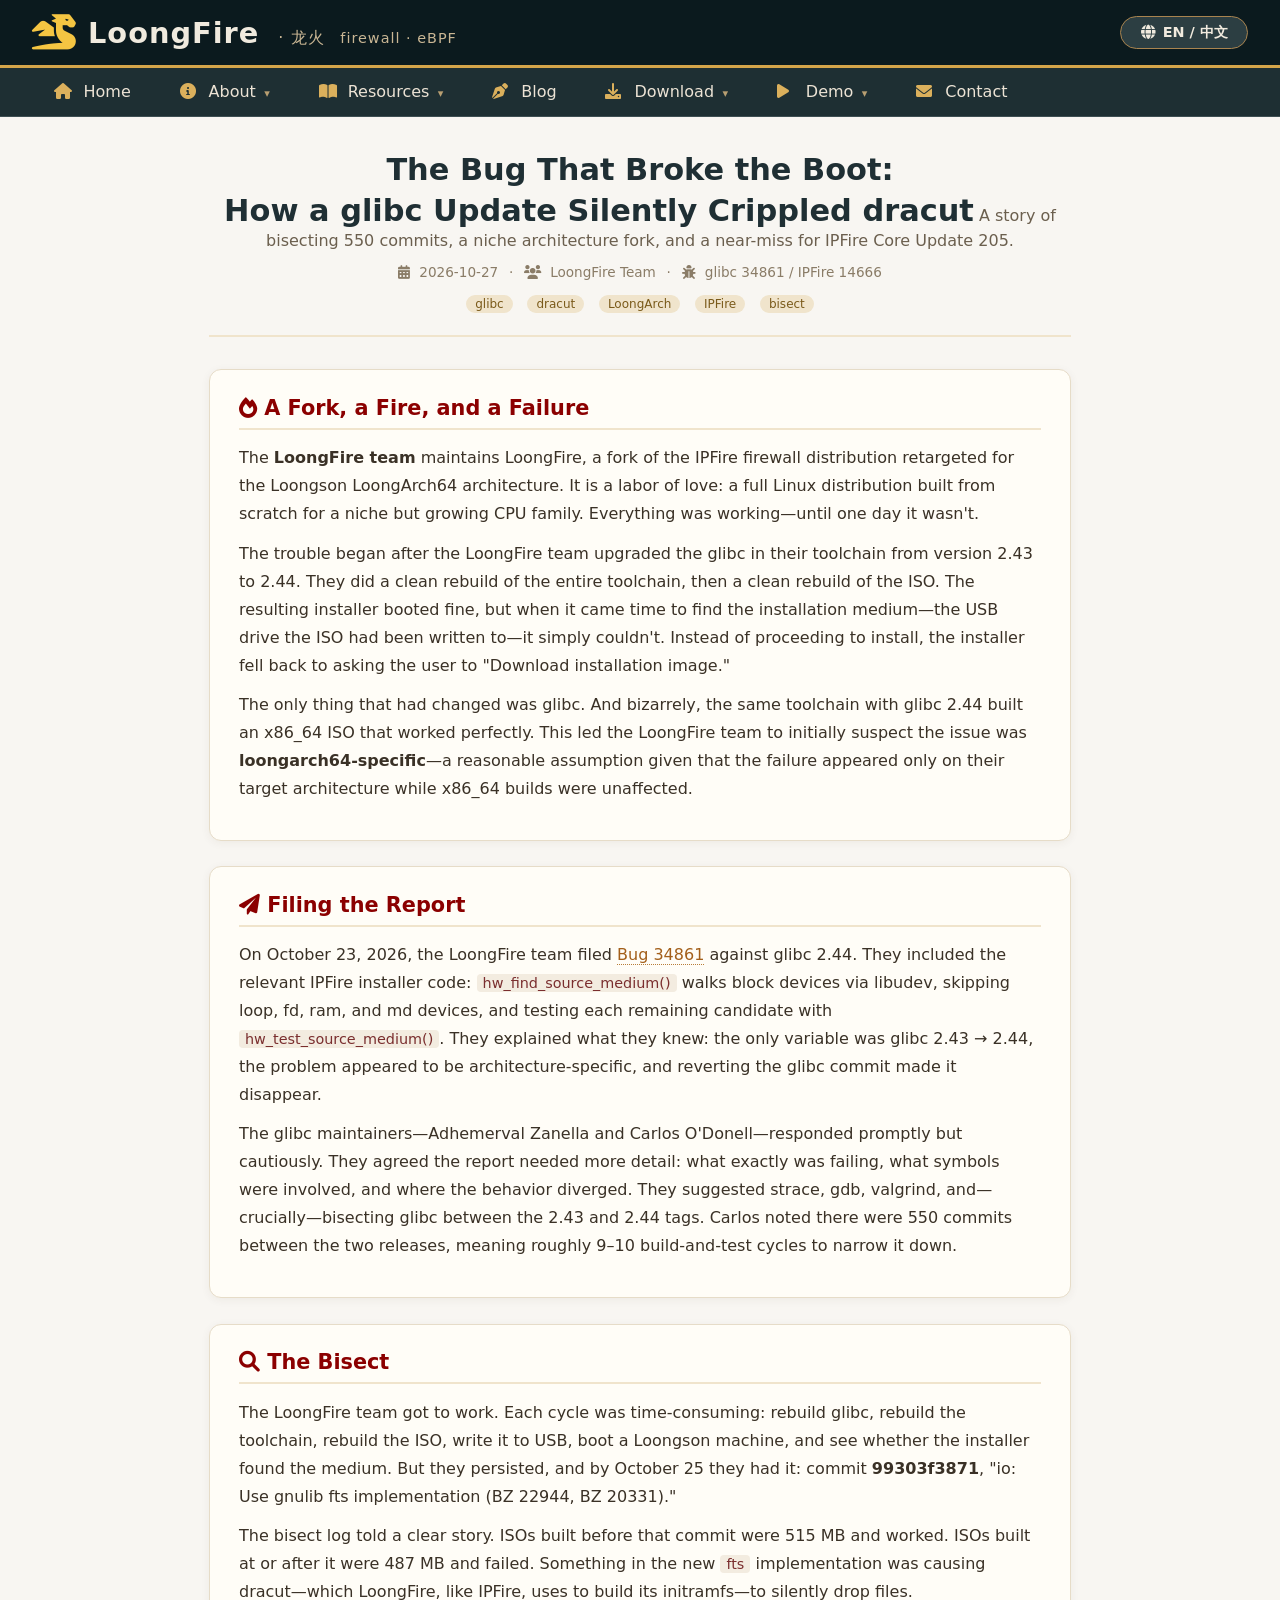
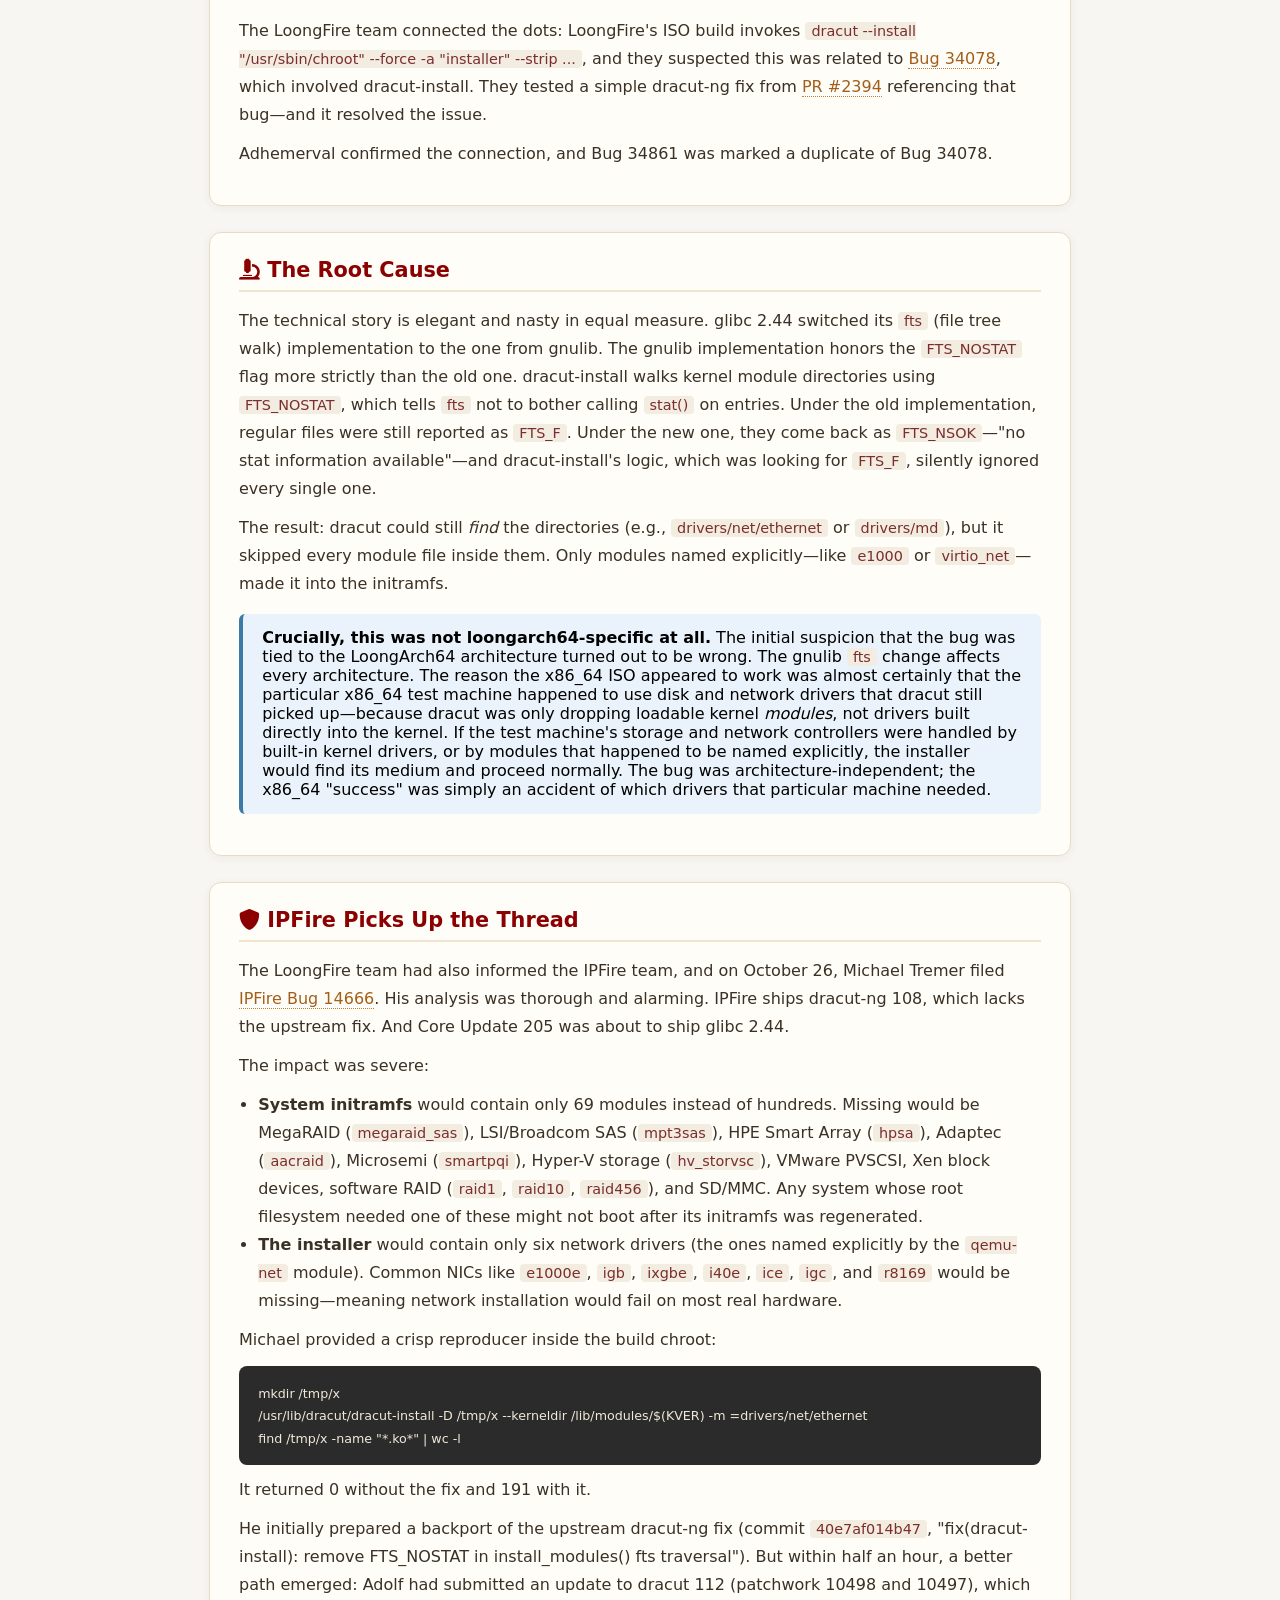
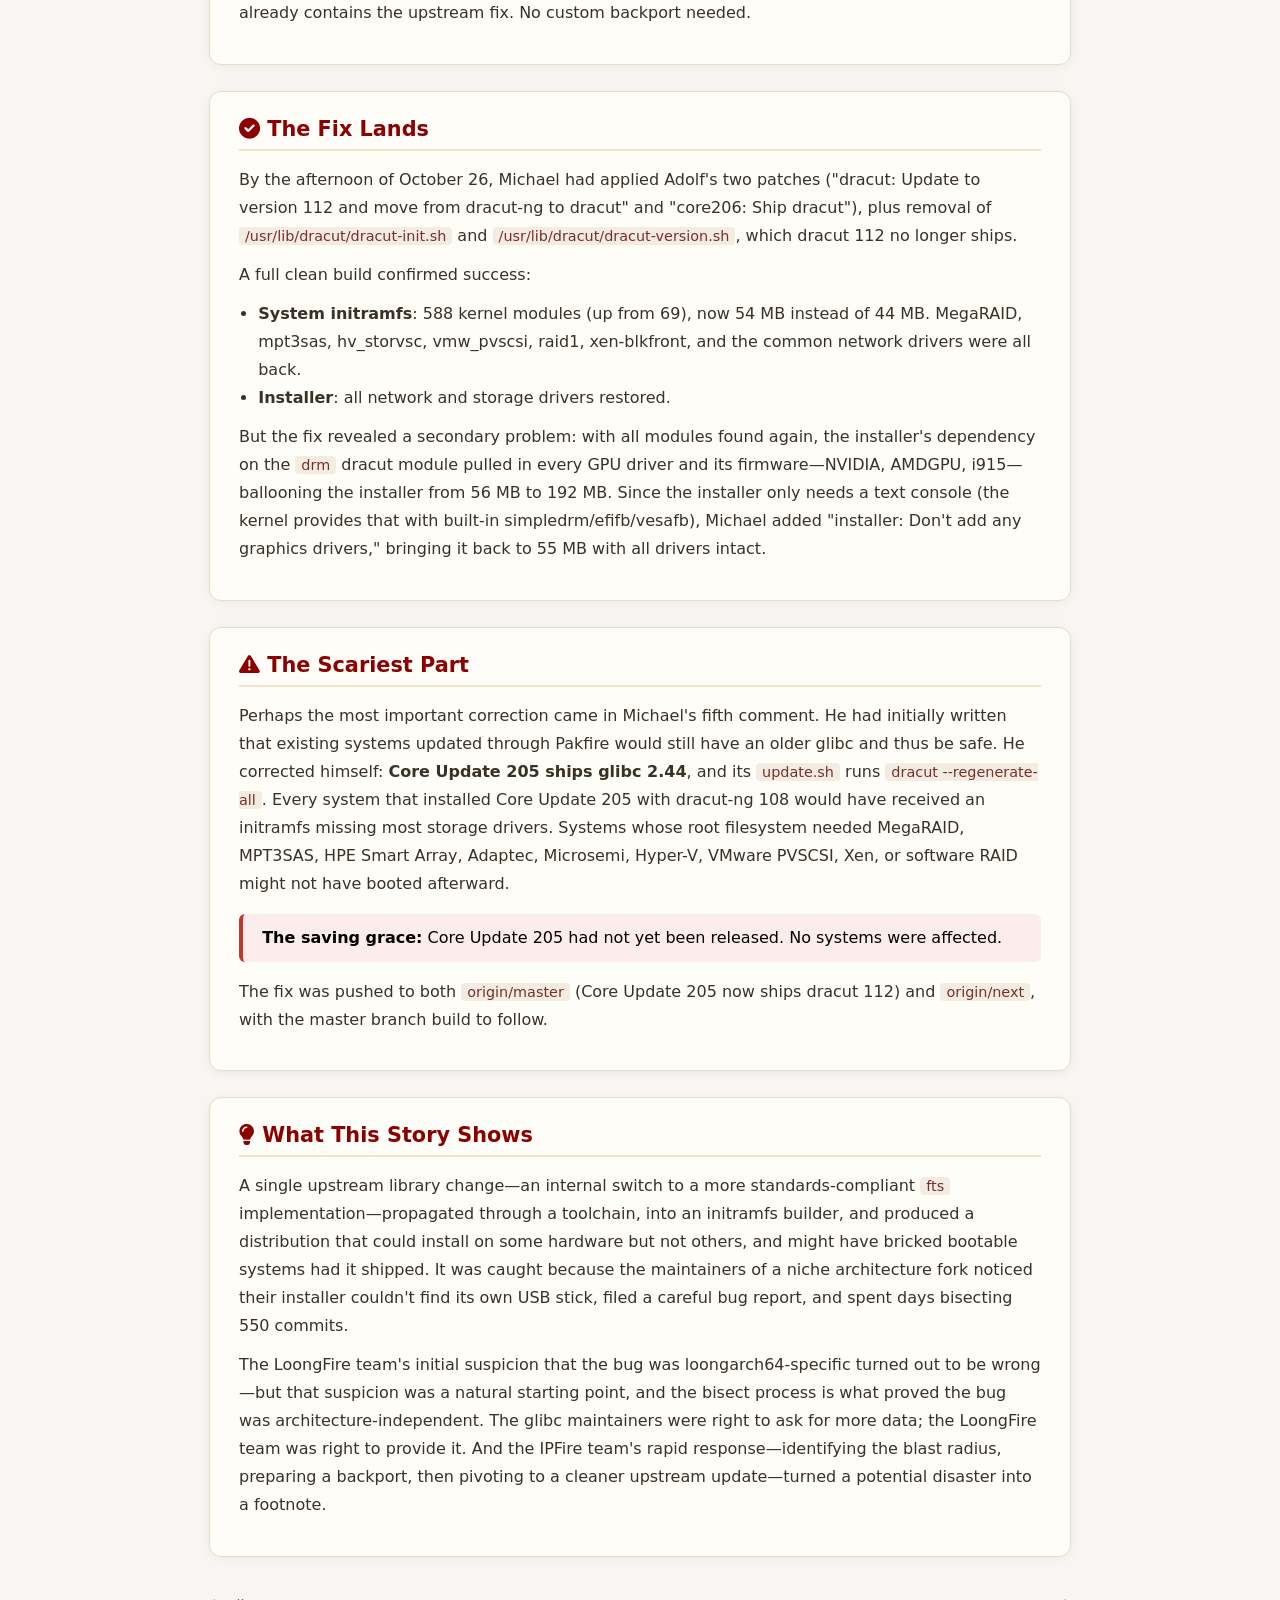
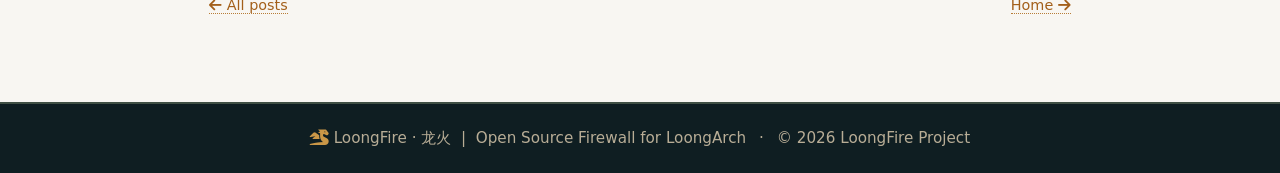
<file: blog/2026-10-27-glibc-dracut-boot-bug.html>
<!DOCTYPE html>
<html lang="en">
<head>
    <meta charset="UTF-8">
    <meta name="viewport" content="width=device-width, initial-scale=1.0">
    <title>The Bug That Broke the Boot · LoongFire Blog</title>
    <link rel="stylesheet" href="https://cdnjs.cloudflare.com/ajax/libs/font-awesome/6.0.0-beta3/css/all.min.css">
    <link rel="stylesheet" href="../style.css">
    <style>
        .story-wrap { max-width: 900px; margin: 0 auto; padding: 2rem 1.2rem 4rem; }
        .story-hero { text-align: center; margin-bottom: 2rem; padding-bottom: 1.4rem; border-bottom: 2px solid #f0e4cc; }
        .story-hero h1 { color: #1f2f34; font-size: 1.9rem; line-height: 1.35; margin-bottom: .6rem; }
        .story-hero .subtitle { color: #6b5f4e; font-size: 1rem; }
        .story-meta { font-size: .85rem; color: #8a7c67; margin-top: .9rem; }
        .story-meta i { margin-right: .3rem; }
        .story-tags { margin-top: .8rem; }
        .story-tag {
            display: inline-block; font-size: .75rem; padding: 2px 9px;
            background: #f0e4cc; color: #7a5a1a; border-radius: 12px; margin: 0 .3rem;
        }
        .story-card {
            background: #fffdf7; border: 1px solid #e6dcc8; border-radius: 12px;
            padding: 1.6rem 1.8rem; margin: 1.6rem 0;
            box-shadow: 0 2px 10px rgba(60,45,20,.06);
        }
        .story-card h2 { color: #8b0000; font-size: 1.3rem; margin: 0 0 .9rem; border-bottom: 2px solid #f0e4cc; padding-bottom: .5rem; }
        .story-card p { line-height: 1.75; color: #3a3126; margin: .7rem 0; }
        .story-card ul { line-height: 1.75; color: #3a3126; margin: .6rem 0 .6rem 1.2rem; }
        .story-card a { color: #a35f1a; text-decoration: none; border-bottom: 1px dotted #b87d38; }
        .story-card a:hover { color: #8b0000; }
        .story-card code { background: #f3ece0; padding: 1px 6px; border-radius: 4px; font-size: .9em; color: #7a2e2e; }
        .story-card pre {
            background: #2b2b2b; color: #f1e9d8; padding: 1rem 1.2rem;
            border-radius: 8px; overflow-x: auto; font-size: .88rem; line-height: 1.6;
        }
        .story-card pre code { background: none; color: inherit; padding: 0; }
        .callout { background: #fff4e0; border-left: 4px solid #d9a441; padding: .9rem 1.2rem; border-radius: 6px; margin: 1rem 0; }
        .callout-danger { background: #fdecec; border-left-color: #c0392b; }
        .callout-info { background: #eaf3fb; border-left-color: #3a7ca5; }
        .post-nav { display: flex; justify-content: space-between; margin: 2.5rem 0 0; font-size: .9rem; }
        .post-nav a { color: #a35f1a; text-decoration: none; border-bottom: 1px dotted #b87d38; }
        body.lang-en [data-lang="zh"], body.lang-zh [data-lang="en"] { display: none !important; }
    </style>
</head>
<body class="lang-en">

    <header class="header">
        <div class="logo-area">
            <span class="logo-icon"><i class="fas fa-dragon"></i></span>
            <span class="logo-text">
                LoongFire <small>· 龙火</small>
                <small style="font-weight:300; font-size:0.9rem; margin-left:0.3rem;" data-lang="en">firewall · eBPF</small>
                <small style="font-weight:300; font-size:0.9rem; margin-left:0.3rem;" data-lang="zh">防火墙 · eBPF</small>
            </span>
        </div>
        <button class="lang-toggle" id="langToggle">
            <i class="fas fa-globe"></i>
            <span data-lang="en">EN / 中文</span>
            <span data-lang="zh">中文 / EN</span>
        </button>
    </header>

    <nav class="navbar">
        <ul class="nav-menu">
            <li class="nav-item"><a href="../index.html" class="nav-link"><i class="fas fa-home"></i> <span data-lang="en">Home</span><span data-lang="zh">首页</span></a></li>
            <li class="nav-item dropdown">
                <a href="../index.html#project" class="nav-link"><i class="fas fa-info-circle"></i> <span data-lang="en">About</span><span data-lang="zh">关于</span></a>
                <div class="dropdown-content">
                    <a href="../index.html#project"><span data-lang="en">Project LoongFire</span><span data-lang="zh">LoongFire 项目</span></a>
                    <a href="../index.html#loongson-port"><span data-lang="en">Loongson Port</span><span data-lang="zh">龙芯移植</span></a>
                    <a href="../index.html#team"><span data-lang="en">Team</span><span data-lang="zh">团队</span></a>
                </div>
            </li>
            <li class="nav-item dropdown">
                <a href="#" class="nav-link"><i class="fas fa-book-open"></i> <span data-lang="en">Resources</span><span data-lang="zh">资源</span></a>
                <div class="dropdown-content">
                    <a href="https://ipfire.org/" target="_blank"><span data-lang="en">IPFire Docs</span><span data-lang="zh">IPFire 文档</span></a>
                    <a href="https://ebpf.io/" target="_blank"><span data-lang="en">eBPF.io</span><span data-lang="zh">eBPF 官网</span></a>
                    <a href="https://github.com/vincentmli/loongfire" target="_blank"><span data-lang="en">GitHub</span><span data-lang="zh">GitHub</span></a>
                </div>
            </li>
            <li class="nav-item"><a href="index.html" class="nav-link"><i class="fas fa-pen-nib"></i> <span data-lang="en">Blog</span><span data-lang="zh">博客</span></a></li>
            <li class="nav-item dropdown">
                <a href="#" class="nav-link"><i class="fas fa-download"></i> <span data-lang="en">Download</span><span data-lang="zh">下载</span></a>
                <div class="dropdown-content">
                    <a href="https://www.bpfire.net/download/loongfire/images_loongarch64/" target="_blank"><span data-lang="en">LoongArch</span><span data-lang="zh">龙架构</span></a>
                    <a href="https://www.bpfire.net/download/loongfire/images_x86_64/" target="_blank"><span data-lang="en">X86_64</span><span data-lang="zh">X86_64</span></a>
                </div>
            </li>
            <li class="nav-item dropdown">
                <a href="#" class="nav-link"><i class="fas fa-play"></i> <span data-lang="en">Demo</span><span data-lang="zh">演示</span></a>
                <div class="dropdown-content">
                    <a href="https://youtu.be/1pdNgoP-Kho?si=ar517D0sQq7gYv2_" target="_blank"><span data-lang="en">Youtube Demo Video</span><span data-lang="zh">油管演示视频</span></a>
                    <a href="https://youtu.be/rVHkBf1HB7Y" target="_blank"><span data-lang="en">Loongson Mini PC Demo</span><span data-lang="zh">龙芯迷你 PC 演示</span></a>
                    <a href="https://space.bilibili.com/622328985" target="_blank"><span data-lang="en">Bilibili Video collections</span><span data-lang="zh">Bilibili 视频集</span></a>
                </div>
            </li>
            <li class="nav-item"><a href="../index.html#contactSection" class="nav-link"><i class="fas fa-envelope"></i> <span data-lang="en">Contact</span><span data-lang="zh">联系</span></a></li>
        </ul>
    </nav>

    <main class="story-wrap">
        <!-- story hero -->
        <div class="story-hero">
            <h1 data-lang="en">The Bug That Broke the Boot:<br>How a glibc Update Silently Crippled dracut</h1>
            <h1 data-lang="zh">一个让启动失败的 Bug：<br>glibc 更新如何悄然瘫痪了 dracut</h1>
            <p class="subtitle" data-lang="en">A story of bisecting 550 commits, a niche architecture fork, and a near-miss for IPFire Core Update 205.</p>
            <p class="subtitle" data-lang="zh">一个关于 550 个提交二分查找、一个小众架构分支，以及 IPFire Core Update 205 惊险躲过一劫的故事。</p>
            <p class="story-meta">
                <i class="fas fa-calendar-alt"></i>
                <span data-lang="en">2026-10-27</span><span data-lang="zh">2026-10-27</span>
                <span style="margin:0 .4rem;">·</span>
                <i class="fas fa-users"></i>
                <span data-lang="en">LoongFire Team</span><span data-lang="zh">LoongFire 团队</span>
                <span style="margin:0 .4rem;">·</span>
                <i class="fas fa-bug"></i>
                <span data-lang="en">glibc 34861 / IPFire 14666</span><span data-lang="zh">glibc 34861 / IPFire 14666</span>
            </p>
            <div class="story-tags">
                <span class="story-tag">glibc</span>
                <span class="story-tag">dracut</span>
                <span class="story-tag">LoongArch</span>
                <span class="story-tag">IPFire</span>
                <span class="story-tag">bisect</span>
            </div>
        </div>

        <!-- ===================== ENGLISH ===================== -->
        <div data-lang="en">
            <div class="story-card">
                <h2><i class="fas fa-fire"></i> A Fork, a Fire, and a Failure</h2>
                <p>The <b>LoongFire team</b> maintains LoongFire, a fork of the IPFire firewall distribution retargeted for the Loongson LoongArch64 architecture. It is a labor of love: a full Linux distribution built from scratch for a niche but growing CPU family. Everything was working—until one day it wasn't.</p>
                <p>The trouble began after the LoongFire team upgraded the glibc in their toolchain from version 2.43 to 2.44. They did a clean rebuild of the entire toolchain, then a clean rebuild of the ISO. The resulting installer booted fine, but when it came time to find the installation medium—the USB drive the ISO had been written to—it simply couldn't. Instead of proceeding to install, the installer fell back to asking the user to "Download installation image."</p>
                <p>The only thing that had changed was glibc. And bizarrely, the same toolchain with glibc 2.44 built an x86_64 ISO that worked perfectly. This led the LoongFire team to initially suspect the issue was <b>loongarch64-specific</b>—a reasonable assumption given that the failure appeared only on their target architecture while x86_64 builds were unaffected.</p>
            </div>

            <div class="story-card">
                <h2><i class="fas fa-paper-plane"></i> Filing the Report</h2>
                <p>On October 23, 2026, the LoongFire team filed <a href="https://sourceware.org/bugzilla/show_bug.cgi?id=34861" target="_blank">Bug 34861</a> against glibc 2.44. They included the relevant IPFire installer code: <code>hw_find_source_medium()</code> walks block devices via libudev, skipping loop, fd, ram, and md devices, and testing each remaining candidate with <code>hw_test_source_medium()</code>. They explained what they knew: the only variable was glibc 2.43 → 2.44, the problem appeared to be architecture-specific, and reverting the glibc commit made it disappear.</p>
                <p>The glibc maintainers—Adhemerval Zanella and Carlos O'Donell—responded promptly but cautiously. They agreed the report needed more detail: what exactly was failing, what symbols were involved, and where the behavior diverged. They suggested strace, gdb, valgrind, and—crucially—bisecting glibc between the 2.43 and 2.44 tags. Carlos noted there were 550 commits between the two releases, meaning roughly 9–10 build-and-test cycles to narrow it down.</p>
            </div>

            <div class="story-card">
                <h2><i class="fas fa-search"></i> The Bisect</h2>
                <p>The LoongFire team got to work. Each cycle was time-consuming: rebuild glibc, rebuild the toolchain, rebuild the ISO, write it to USB, boot a Loongson machine, and see whether the installer found the medium. But they persisted, and by October 25 they had it: commit <b>99303f3871</b>, "io: Use gnulib fts implementation (BZ 22944, BZ 20331)."</p>
                <p>The bisect log told a clear story. ISOs built before that commit were 515 MB and worked. ISOs built at or after it were 487 MB and failed. Something in the new <code>fts</code> implementation was causing dracut—which LoongFire, like IPFire, uses to build its initramfs—to silently drop files.</p>
                <p>The LoongFire team connected the dots: LoongFire's ISO build invokes <code>dracut --install "/usr/sbin/chroot" --force -a "installer" --strip ...</code>, and they suspected this was related to <a href="https://sourceware.org/bugzilla/show_bug.cgi?id=34078" target="_blank">Bug 34078</a>, which involved dracut-install. They tested a simple dracut-ng fix from <a href="https://github.com/dracut-ng/dracut-ng/pull/2394" target="_blank">PR #2394</a> referencing that bug—and it resolved the issue.</p>
                <p>Adhemerval confirmed the connection, and Bug 34861 was marked a duplicate of Bug 34078.</p>
            </div>

            <div class="story-card">
                <h2><i class="fas fa-microscope"></i> The Root Cause</h2>
                <p>The technical story is elegant and nasty in equal measure. glibc 2.44 switched its <code>fts</code> (file tree walk) implementation to the one from gnulib. The gnulib implementation honors the <code>FTS_NOSTAT</code> flag more strictly than the old one. dracut-install walks kernel module directories using <code>FTS_NOSTAT</code>, which tells <code>fts</code> not to bother calling <code>stat()</code> on entries. Under the old implementation, regular files were still reported as <code>FTS_F</code>. Under the new one, they come back as <code>FTS_NSOK</code>—"no stat information available"—and dracut-install's logic, which was looking for <code>FTS_F</code>, silently ignored every single one.</p>
                <p>The result: dracut could still <i>find</i> the directories (e.g., <code>drivers/net/ethernet</code> or <code>drivers/md</code>), but it skipped every module file inside them. Only modules named explicitly—like <code>e1000</code> or <code>virtio_net</code>—made it into the initramfs.</p>
                <div class="callout callout-info">
                    <b>Crucially, this was not loongarch64-specific at all.</b> The initial suspicion that the bug was tied to the LoongArch64 architecture turned out to be wrong. The gnulib <code>fts</code> change affects every architecture. The reason the x86_64 ISO appeared to work was almost certainly that the particular x86_64 test machine happened to use disk and network drivers that dracut still picked up—because dracut was only dropping loadable kernel <i>modules</i>, not drivers built directly into the kernel. If the test machine's storage and network controllers were handled by built-in kernel drivers, or by modules that happened to be named explicitly, the installer would find its medium and proceed normally. The bug was architecture-independent; the x86_64 "success" was simply an accident of which drivers that particular machine needed.
                </div>
            </div>

            <div class="story-card">
                <h2><i class="fas fa-shield-alt"></i> IPFire Picks Up the Thread</h2>
                <p>The LoongFire team had also informed the IPFire team, and on October 26, Michael Tremer filed <a href="https://bugzilla.ipfire.org/show_bug.cgi?id=14666" target="_blank">IPFire Bug 14666</a>. His analysis was thorough and alarming. IPFire ships dracut-ng 108, which lacks the upstream fix. And Core Update 205 was about to ship glibc 2.44.</p>
                <p>The impact was severe:</p>
                <ul>
                    <li><b>System initramfs</b> would contain only 69 modules instead of hundreds. Missing would be MegaRAID (<code>megaraid_sas</code>), LSI/Broadcom SAS (<code>mpt3sas</code>), HPE Smart Array (<code>hpsa</code>), Adaptec (<code>aacraid</code>), Microsemi (<code>smartpqi</code>), Hyper-V storage (<code>hv_storvsc</code>), VMware PVSCSI, Xen block devices, software RAID (<code>raid1</code>, <code>raid10</code>, <code>raid456</code>), and SD/MMC. Any system whose root filesystem needed one of these might not boot after its initramfs was regenerated.</li>
                    <li><b>The installer</b> would contain only six network drivers (the ones named explicitly by the <code>qemu-net</code> module). Common NICs like <code>e1000e</code>, <code>igb</code>, <code>ixgbe</code>, <code>i40e</code>, <code>ice</code>, <code>igc</code>, and <code>r8169</code> would be missing—meaning network installation would fail on most real hardware.</li>
                </ul>
                <p>Michael provided a crisp reproducer inside the build chroot:</p>
                <pre><code>mkdir /tmp/x
/usr/lib/dracut/dracut-install -D /tmp/x --kerneldir /lib/modules/$(KVER) -m =drivers/net/ethernet
find /tmp/x -name "*.ko*" | wc -l</code></pre>
                <p>It returned 0 without the fix and 191 with it.</p>
                <p>He initially prepared a backport of the upstream dracut-ng fix (commit <code>40e7af014b47</code>, "fix(dracut-install): remove FTS_NOSTAT in install_modules() fts traversal"). But within half an hour, a better path emerged: Adolf had submitted an update to dracut 112 (patchwork 10498 and 10497), which already contains the upstream fix. No custom backport needed.</p>
            </div>

            <div class="story-card">
                <h2><i class="fas fa-check-circle"></i> The Fix Lands</h2>
                <p>By the afternoon of October 26, Michael had applied Adolf's two patches ("dracut: Update to version 112 and move from dracut-ng to dracut" and "core206: Ship dracut"), plus removal of <code>/usr/lib/dracut/dracut-init.sh</code> and <code>/usr/lib/dracut/dracut-version.sh</code>, which dracut 112 no longer ships.</p>
                <p>A full clean build confirmed success:</p>
                <ul>
                    <li><b>System initramfs</b>: 588 kernel modules (up from 69), now 54 MB instead of 44 MB. MegaRAID, mpt3sas, hv_storvsc, vmw_pvscsi, raid1, xen-blkfront, and the common network drivers were all back.</li>
                    <li><b>Installer</b>: all network and storage drivers restored.</li>
                </ul>
                <p>But the fix revealed a secondary problem: with all modules found again, the installer's dependency on the <code>drm</code> dracut module pulled in every GPU driver and its firmware—NVIDIA, AMDGPU, i915—ballooning the installer from 56 MB to 192 MB. Since the installer only needs a text console (the kernel provides that with built-in simpledrm/efifb/vesafb), Michael added "installer: Don't add any graphics drivers," bringing it back to 55 MB with all drivers intact.</p>
            </div>

            <div class="story-card">
                <h2><i class="fas fa-exclamation-triangle"></i> The Scariest Part</h2>
                <p>Perhaps the most important correction came in Michael's fifth comment. He had initially written that existing systems updated through Pakfire would still have an older glibc and thus be safe. He corrected himself: <b>Core Update 205 ships glibc 2.44</b>, and its <code>update.sh</code> runs <code>dracut --regenerate-all</code>. Every system that installed Core Update 205 with dracut-ng 108 would have received an initramfs missing most storage drivers. Systems whose root filesystem needed MegaRAID, MPT3SAS, HPE Smart Array, Adaptec, Microsemi, Hyper-V, VMware PVSCSI, Xen, or software RAID might not have booted afterward.</p>
                <div class="callout callout-danger">
                    <b>The saving grace:</b> Core Update 205 had not yet been released. No systems were affected.
                </div>
                <p>The fix was pushed to both <code>origin/master</code> (Core Update 205 now ships dracut 112) and <code>origin/next</code>, with the master branch build to follow.</p>
            </div>

            <div class="story-card">
                <h2><i class="fas fa-lightbulb"></i> What This Story Shows</h2>
                <p>A single upstream library change—an internal switch to a more standards-compliant <code>fts</code> implementation—propagated through a toolchain, into an initramfs builder, and produced a distribution that could install on some hardware but not others, and might have bricked bootable systems had it shipped. It was caught because the maintainers of a niche architecture fork noticed their installer couldn't find its own USB stick, filed a careful bug report, and spent days bisecting 550 commits.</p>
                <p>The LoongFire team's initial suspicion that the bug was loongarch64-specific turned out to be wrong—but that suspicion was a natural starting point, and the bisect process is what proved the bug was architecture-independent. The glibc maintainers were right to ask for more data; the LoongFire team was right to provide it. And the IPFire team's rapid response—identifying the blast radius, preparing a backport, then pivoting to a cleaner upstream update—turned a potential disaster into a footnote.</p>
            </div>
        </div>

        <!-- ===================== 中文 ===================== -->
        <div data-lang="zh">
            <div class="story-card">
                <h2><i class="fas fa-fire"></i> 一个分支、一团火焰、一次故障</h2>
                <p><b>LoongFire 团队</b>维护着 LoongFire，这是 IPFire 防火墙发行版的一个分支，被移植到龙芯 LoongArch64 架构上。这是一个倾注心血的项目：一个为小众但不断成长的 CPU 家族从零构建的完整 Linux 发行版。一切本来运行良好——直到某一天不再如此。</p>
                <p>问题始于 LoongFire 团队将工具链中的 glibc 从 2.43 升级到 2.44 之后。他们完整地重新构建了整个工具链，然后干净地重新构建了 ISO。生成的安装程序启动正常，但当需要查找安装介质——即写入 ISO 的 U 盘——时，它却找不到。安装程序没有继续安装，而是退回到提示用户"下载安装镜像"。</p>
                <p>唯一改变的就是 glibc。而奇怪的是，同样的工具链配合 glibc 2.44 构建出的 x86_64 ISO 工作完全正常。这使 LoongFire 团队最初怀疑该问题是 <b>loongarch64 特有的</b>——考虑到故障只出现在他们的目标架构上而 x86_64 构建不受影响，这是一个合理的假设。</p>
            </div>

            <div class="story-card">
                <h2><i class="fas fa-paper-plane"></i> 提交报告</h2>
                <p>2026 年 10 月 23 日，LoongFire 团队针对 glibc 2.44 提交了 <a href="https://sourceware.org/bugzilla/show_bug.cgi?id=34861" target="_blank">Bug 34861</a>。他们附上了 IPFire 安装程序的相关代码：<code>hw_find_source_medium()</code> 通过 libudev 遍历块设备，跳过 loop、fd、ram 和 md 设备，并用 <code>hw_test_source_medium()</code> 测试每个剩余候选设备。他们说明了自己掌握的情况：唯一的变量是 glibc 2.43 → 2.44，问题看起来具有架构特异性，回退该 glibc 提交后问题消失。</p>
                <p>glibc 维护者——Adhemerval Zanella 和 Carlos O'Donell——迅速但谨慎地回应。他们一致认为报告需要更多细节：究竟什么失败了、涉及哪些符号、行为在哪里出现分歧。他们建议使用 strace、gdb、valgrind，以及关键的一点——在 2.43 和 2.44 标签之间对 glibc 进行二分查找。Carlos 指出两个版本之间有 550 个提交，意味着大约需要 9 到 10 轮构建与测试才能缩小范围。</p>
            </div>

            <div class="story-card">
                <h2><i class="fas fa-search"></i> 二分查找</h2>
                <p>LoongFire 团队开始工作。每一轮都很耗时：重新构建 glibc、重新构建工具链、重新构建 ISO、写入 U 盘、启动龙芯机器，然后看安装程序是否能找到介质。但他们坚持了下来，到 10 月 25 日，他们找到了：提交 <b>99303f3871</b>，"io: Use gnulib fts implementation (BZ 22944, BZ 20331)"。</p>
                <p>二分日志清晰地讲述了故事。在该提交之前构建的 ISO 为 515 MB 且工作正常。在该提交及之后构建的 ISO 为 487 MB 且失败。新的 <code>fts</code> 实现中的某些东西导致 dracut——LoongFire 与 IPFire 一样用它来构建 initramfs——静默丢弃了文件。</p>
                <p>LoongFire 团队将线索串联起来：LoongFire 的 ISO 构建调用了 <code>dracut --install "/usr/sbin/chroot" --force -a "installer" --strip ...</code>，他们怀疑这与涉及 dracut-install 的 <a href="https://sourceware.org/bugzilla/show_bug.cgi?id=34078" target="_blank">Bug 34078</a> 有关。他们测试了引用该 bug 的 <a href="https://github.com/dracut-ng/dracut-ng/pull/2394" target="_blank">PR #2394</a> 中的一个简单 dracut-ng 修复——问题解决了。</p>
                <p>Adhemerval 确认了这一关联，Bug 34861 被标记为 Bug 34078 的重复项。</p>
            </div>

            <div class="story-card">
                <h2><i class="fas fa-microscope"></i> 根本原因</h2>
                <p>这个技术故事既优雅又棘手。glibc 2.44 将其 <code>fts</code>（文件树遍历）实现切换为来自 gnulib 的版本。gnulib 实现比旧实现更严格地遵守 <code>FTS_NOSTAT</code> 标志。dracut-install 使用 <code>FTS_NOSTAT</code> 遍历内核模块目录，该标志告诉 <code>fts</code> 不必对条目调用 <code>stat()</code>。在旧实现下，常规文件仍被报告为 <code>FTS_F</code>。在新实现下，它们返回 <code>FTS_NSOK</code>——"无 stat 信息可用"——而 dracut-install 中寻找 <code>FTS_F</code> 的逻辑静默忽略了每一个文件。</p>
                <p>结果：dracut 仍能<i>找到</i>目录（例如 <code>drivers/net/ethernet</code> 或 <code>drivers/md</code>），但跳过了其中的每个模块文件。只有显式命名的模块——如 <code>e1000</code> 或 <code>virtio_net</code>——才进入 initramfs。</p>
                <div class="callout callout-info">
                    <b>关键在于，这根本不是 loongarch64 特有的。</b>最初认为该 bug 与 LoongArch64 架构相关的怀疑最终被证明是错误的。gnulib <code>fts</code> 的变更影响每一个架构。x86_64 ISO 看似正常的原因，几乎可以肯定是在那台特定的 x86_64 测试机器上，它使用的磁盘和网络驱动恰好仍被 dracut 选中——因为 dracut 只丢弃了可加载的内核<i>模块</i>，而没有丢弃直接编译进内核的驱动。如果测试机器的存储和网络控制器由内核内置驱动处理，或者由恰好被显式命名的模块处理，安装程序就能找到介质并正常进行。这个 bug 是与架构无关的；x86_64 的"成功"只是那台特定机器所需驱动的偶然巧合。
                </div>
            </div>

            <div class="story-card">
                <h2><i class="fas fa-shield-alt"></i> IPFire 接棒</h2>
                <p>LoongFire 团队也通知了 IPFire 团队，10 月 26 日，Michael Tremer 提交了 <a href="https://bugzilla.ipfire.org/show_bug.cgi?id=14666" target="_blank">IPFire Bug 14666</a>。他的分析详尽且令人警觉。IPFire 发布的是 dracut-ng 108，缺少上游修复。而 Core Update 205 即将发布 glibc 2.44。</p>
                <p>影响十分严重：</p>
                <ul>
                    <li><b>系统 initramfs</b> 将只包含 69 个模块，而非数百个。缺失的将包括 MegaRAID（<code>megaraid_sas</code>）、LSI/Broadcom SAS（<code>mpt3sas</code>）、HPE Smart Array（<code>hpsa</code>）、Adaptec（<code>aacraid</code>）、Microsemi（<code>smartpqi</code>）、Hyper-V 存储（<code>hv_storvsc</code>）、VMware PVSCSI、Xen 块设备、软件 RAID（<code>raid1</code>、<code>raid10</code>、<code>raid456</code>）以及 SD/MMC。任何根文件系统需要其中之一的系统，在 initramfs 重新生成后可能无法启动。</li>
                    <li><b>安装程序</b>将只包含六个网络驱动（由 <code>qemu-net</code> 模块显式命名的那些）。常见网卡如 <code>e1000e</code>、<code>igb</code>、<code>ixgbe</code>、<code>i40e</code>、<code>ice</code>、<code>igc</code> 和 <code>r8169</code> 将缺失——意味着网络安装在大多数真实硬件上会失败。</li>
                </ul>
                <p>Michael 在构建 chroot 内提供了一个简洁的复现方法：</p>
                <pre><code>mkdir /tmp/x
/usr/lib/dracut/dracut-install -D /tmp/x --kerneldir /lib/modules/$(KVER) -m =drivers/net/ethernet
find /tmp/x -name "*.ko*" | wc -l</code></pre>
                <p>没有修复时返回 0，有修复时返回 191。</p>
                <p>他最初准备了一个上游 dracut-ng 修复的回移（提交 <code>40e7af014b47</code>，"fix(dracut-install): remove FTS_NOSTAT in install_modules() fts traversal"）。但半小时内，出现了更好的路径：Adolf 提交了 dracut 112 的更新（patchwork 10498 和 10497），其中已包含上游修复。无需自定义回移。</p>
            </div>

            <div class="story-card">
                <h2><i class="fas fa-check-circle"></i> 修复落地</h2>
                <p>到 10 月 26 日下午，Michael 已应用 Adolf 的两个补丁（"dracut: Update to version 112 and move from dracut-ng to dracut" 和 "core206: Ship dracut"），并移除了 dracut 112 不再提供的 <code>/usr/lib/dracut/dracut-init.sh</code> 和 <code>/usr/lib/dracut/dracut-version.sh</code>。</p>
                <p>一次完整的干净构建确认成功：</p>
                <ul>
                    <li><b>系统 initramfs</b>：588 个内核模块（从 69 个增加），现在为 54 MB 而非 44 MB。MegaRAID、mpt3sas、hv_storvsc、vmw_pvscsi、raid1、xen-blkfront 以及常见网络驱动全部恢复。</li>
                    <li><b>安装程序</b>：所有网络和存储驱动恢复。</li>
                </ul>
                <p>但修复揭示了一个次要问题：由于所有模块再次被找到，安装程序对 <code>drm</code> dracut 模块的依赖拉入了所有 GPU 驱动及其固件——NVIDIA、AMDGPU、i915——使安装程序从 56 MB 膨胀到 192 MB。由于安装程序只需要文本控制台（内核通过内置的 simpledrm/efifb/vesafb 提供），Michael 添加了 "installer: Don't add any graphics drivers"，使其在包含所有驱动的情况下回到 55 MB。</p>
            </div>

            <div class="story-card">
                <h2><i class="fas fa-exclamation-triangle"></i> 最惊险的部分</h2>
                <p>或许最重要的更正出现在 Michael 的第五条评论中。他最初写道，通过 Pakfire 更新的现有系统仍将拥有较旧的 glibc，因此是安全的。他更正了自己：<b>Core Update 205 发布 glibc 2.44</b>，其 <code>update.sh</code> 运行 <code>dracut --regenerate-all</code>。每个安装了 Core Update 205 且使用 dracut-ng 108 的系统，都将收到缺少大多数存储驱动的 initramfs。根文件系统需要 MegaRAID、MPT3SAS、HPE Smart Array、Adaptec、Microsemi、Hyper-V、VMware PVSCSI、Xen 或软件 RAID 的系统，之后可能无法启动。</p>
                <div class="callout callout-danger">
                    <b>万幸的是：</b>Core Update 205 尚未发布。没有系统受到影响。
                </div>
                <p>修复已推送到 <code>origin/master</code>（Core Update 205 现在发布 dracut 112）和 <code>origin/next</code>，master 分支的构建随后进行。</p>
            </div>

            <div class="story-card">
                <h2><i class="fas fa-lightbulb"></i> 这个故事说明了什么</h2>
                <p>一个上游库的单一变更——内部切换到一个更符合标准的 <code>fts</code> 实现——通过工具链传播，进入 initramfs 构建器，产生了一个能在某些硬件上安装而在另一些硬件上不能的发行版，而且如果发布，可能会让可启动系统变砖。它之所以被捕获，是因为一个小众架构分支的维护者注意到他们的安装程序找不到自己的 U 盘，提交了一份细致的 bug 报告，并花了数天对 550 个提交进行二分查找。</p>
                <p>LoongFire 团队最初怀疑 bug 是 loongarch64 特有的，这一怀疑最终被证明是错误的——但这个怀疑是自然的起点，而二分查找过程正是证明该 bug 与架构无关的关键。glibc 维护者要求更多数据是正确的；LoongFire 团队提供这些数据也是正确的。而 IPFire 团队的快速响应——识别影响范围、准备回移、然后转向更干净的上游更新——将一场潜在的灾难变成了一段脚注。</p>
            </div>
        </div>

        <div class="post-nav">
            <a href="index.html"><i class="fas fa-arrow-left"></i>
                <span data-lang="en">All posts</span><span data-lang="zh">全部文章</span>
            </a>
            <a href="../index.html">
                <span data-lang="en">Home</span><span data-lang="zh">首页</span> <i class="fas fa-arrow-right"></i>
            </a>
        </div>
    </main>

    <footer class="footer">
        <p>
            <i class="fas fa-dragon"></i> LoongFire · 龙火 &nbsp;|&nbsp;
            <span data-lang="en">Open Source Firewall for LoongArch</span>
            <span data-lang="zh">龙架构开源防火墙</span>
            <span style="margin:0 0.5rem;">·</span>
            <span data-lang="en">© 2026 LoongFire Project</span>
            <span data-lang="zh">© 2026 LoongFire 项目</span>
        </p>
    </footer>

    <script>
    (function () {
        function getParam(name) {
            return new URLSearchParams(window.location.search).get(name);
        }
        var lang = getParam('lang') || localStorage.getItem('loongfire-lang') || 'en';
        if (lang !== 'en' && lang !== 'zh') lang = 'en';
        document.body.classList.remove('lang-en', 'lang-zh');
        document.body.classList.add('lang-' + lang);
        document.documentElement.lang = (lang === 'zh' ? 'zh-CN' : 'en');
        try { localStorage.setItem('loongfire-lang', lang); } catch (e) {}
        var toggle = document.getElementById('langToggle');
        if (toggle) {
            toggle.addEventListener('click', function () {
                setTimeout(function () {
                    var current = document.body.classList.contains('lang-zh') ? 'zh' : 'en';
                    try { localStorage.setItem('loongfire-lang', current); } catch (e) {}
                }, 0);
            });
        }
    })();
    </script>
    <script src="../script.js"></script>
</body>
</html>
</file>
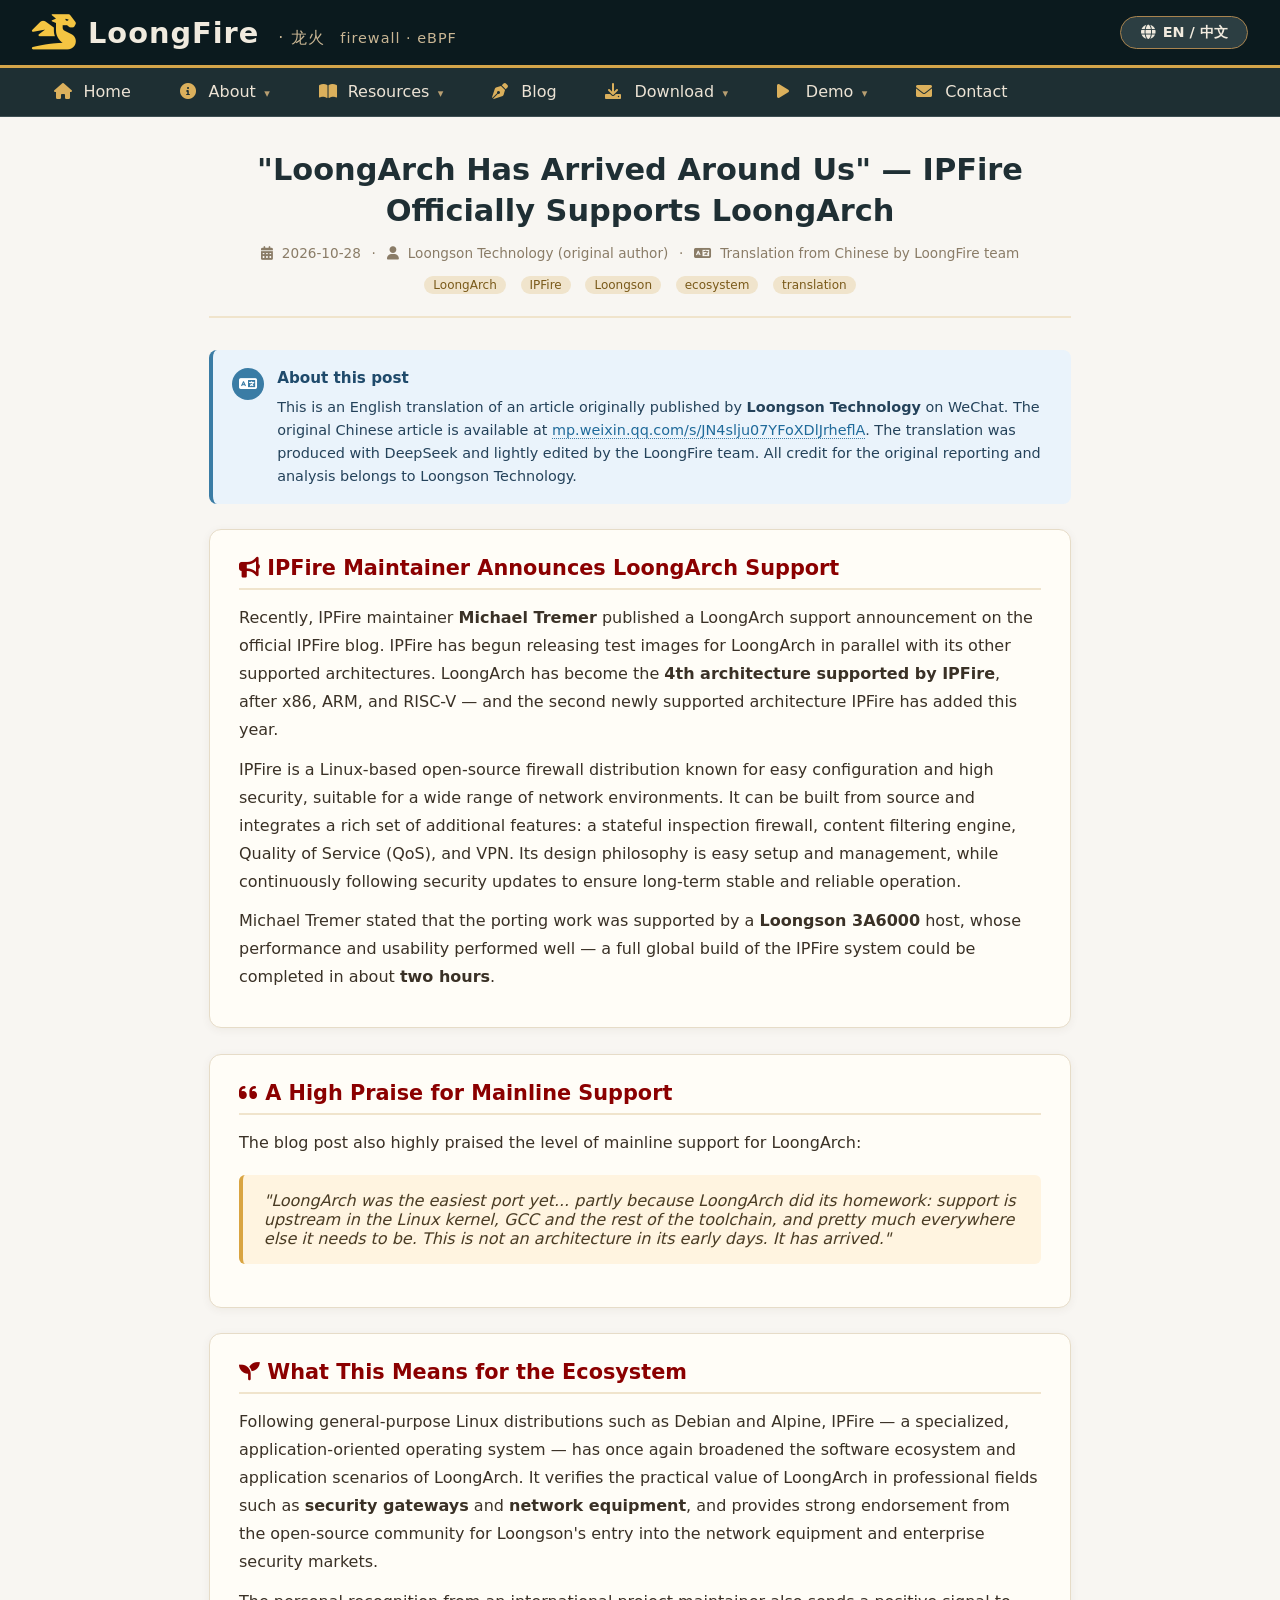
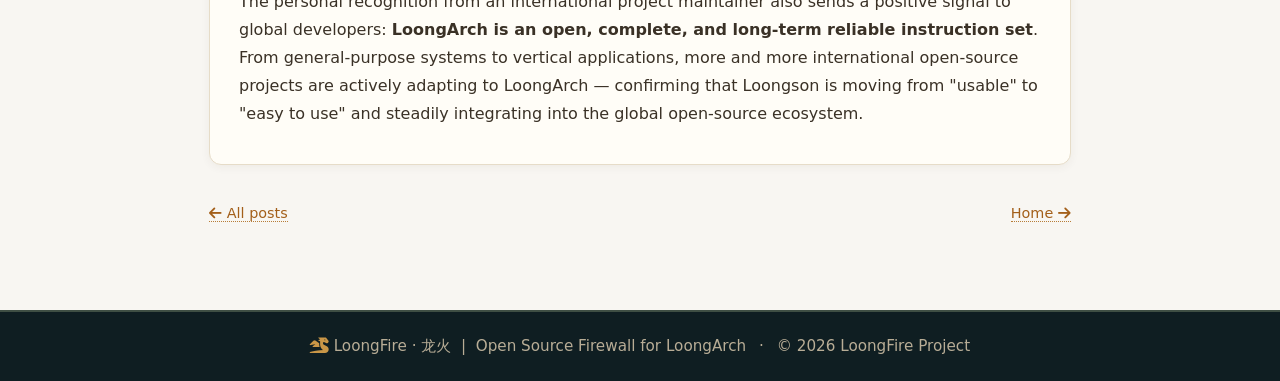
<file: blog/2026-10-28-ipfire-officially-supports-loongarch.html>
<!DOCTYPE html>
<html lang="en">
<head>
    <meta charset="UTF-8">
    <meta name="viewport" content="width=device-width, initial-scale=1.0">
    <title>IPFire Officially Supports LoongArch · LoongFire Blog</title>
    <link rel="stylesheet" href="https://cdnjs.cloudflare.com/ajax/libs/font-awesome/6.0.0-beta3/css/all.min.css">
    <link rel="stylesheet" href="../style.css">
    <style>
        .story-wrap { max-width: 900px; margin: 0 auto; padding: 2rem 1.2rem 4rem; }
        .story-hero { text-align: center; margin-bottom: 2rem; padding-bottom: 1.4rem; border-bottom: 2px solid #f0e4cc; }
        .story-hero h1 { color: #1f2f34; font-size: 1.9rem; line-height: 1.35; margin-bottom: .6rem; }
        .story-hero .subtitle { color: #6b5f4e; font-size: 1rem; }
        .story-meta { font-size: .85rem; color: #8a7c67; margin-top: .9rem; }
        .story-meta i { margin-right: .3rem; }
        .story-tags { margin-top: .8rem; }
        .story-tag {
            display: inline-block; font-size: .75rem; padding: 2px 9px;
            background: #f0e4cc; color: #7a5a1a; border-radius: 12px; margin: 0 .3rem;
        }
        /* Improved translation note */
        .translation-note {
            display: flex;
            align-items: flex-start;
            gap: .8rem;
            background: #eaf3fb;
            border-left: 4px solid #3a7ca5;
            padding: 1rem 1.2rem;
            border-radius: 8px;
            margin: 1.5rem 0;
            font-size: .9rem;
            line-height: 1.6;
            color: #24425a;
        }
        .translation-note .tn-icon {
            flex: 0 0 auto;
            width: 2rem; height: 2rem;
            display: flex; align-items: center; justify-content: center;
            background: #3a7ca5; color: #fff;
            border-radius: 50%; font-size: .9rem;
            margin-top: .1rem;
        }
        .translation-note .tn-body { flex: 1 1 auto; }
        .translation-note .tn-title {
            display: block;
            font-weight: 700;
            color: #1f4a6b;
            margin-bottom: .3rem;
            font-size: .95rem;
        }
        .translation-note a {
            color: #1f6a9a;
            text-decoration: none;
            border-bottom: 1px dotted #3a7ca5;
            word-break: break-all;
        }
        .translation-note a:hover { color: #8b0000; }
        .story-card {
            background: #fffdf7; border: 1px solid #e6dcc8; border-radius: 12px;
            padding: 1.6rem 1.8rem; margin: 1.6rem 0;
            box-shadow: 0 2px 10px rgba(60,45,20,.06);
        }
        .story-card h2 { color: #8b0000; font-size: 1.3rem; margin: 0 0 .9rem; border-bottom: 2px solid #f0e4cc; padding-bottom: .5rem; }
        .story-card p { line-height: 1.75; color: #3a3126; margin: .7rem 0; }
        .story-card a { color: #a35f1a; text-decoration: none; border-bottom: 1px dotted #b87d38; }
        .story-card a:hover { color: #8b0000; }
        .blockquote {
            border-left: 4px solid #d9a441; background: #fff4e0;
            padding: 1rem 1.3rem; margin: 1.1rem 0; border-radius: 6px;
            font-style: italic; color: #4a3c24;
        }
        .blockquote .translation {
            display: block; margin-top: .6rem; font-style: normal;
            font-size: .92rem; color: #6b5f4e;
        }
        .post-nav { display: flex; justify-content: space-between; margin: 2.5rem 0 0; font-size: .9rem; }
        .post-nav a { color: #a35f1a; text-decoration: none; border-bottom: 1px dotted #b87d38; }
        body.lang-en [data-lang="zh"], body.lang-zh [data-lang="en"] { display: none !important; }
    </style>
    <!-- Early language application to avoid flash of bilingual content -->
    <script>
    (function () {
        try {
            var lang = new URLSearchParams(location.search).get('lang')
                    || localStorage.getItem('loongfire-lang') || 'en';
            if (lang !== 'zh') lang = 'en';
            document.documentElement.className = 'lang-' + lang;
            document.addEventListener('DOMContentLoaded', function () {
                document.body.classList.remove('lang-en', 'lang-zh');
                document.body.classList.add('lang-' + lang);
                document.documentElement.lang = (lang === 'zh' ? 'zh-CN' : 'en');
                try { localStorage.setItem('loongfire-lang', lang); } catch (e) {}
            });
        } catch (e) {}
    })();
    </script>
</head>
<body class="lang-en">

    <header class="header">
        <div class="logo-area">
            <span class="logo-icon"><i class="fas fa-dragon"></i></span>
            <span class="logo-text">
                LoongFire <small>· 龙火</small>
                <small style="font-weight:300; font-size:0.9rem; margin-left:0.3rem;" data-lang="en">firewall · eBPF</small>
                <small style="font-weight:300; font-size:0.9rem; margin-left:0.3rem;" data-lang="zh">防火墙 · eBPF</small>
            </span>
        </div>
        <button class="lang-toggle" id="langToggle">
            <i class="fas fa-globe"></i>
            <span data-lang="en">EN / 中文</span>
            <span data-lang="zh">中文 / EN</span>
        </button>
    </header>

    <nav class="navbar">
        <ul class="nav-menu">
            <li class="nav-item"><a href="../index.html" class="nav-link"><i class="fas fa-home"></i> <span data-lang="en">Home</span><span data-lang="zh">首页</span></a></li>
            <li class="nav-item dropdown">
                <a href="../index.html#project" class="nav-link"><i class="fas fa-info-circle"></i> <span data-lang="en">About</span><span data-lang="zh">关于</span></a>
                <div class="dropdown-content">
                    <a href="../index.html#project"><span data-lang="en">Project LoongFire</span><span data-lang="zh">LoongFire 项目</span></a>
                    <a href="../index.html#loongson-port"><span data-lang="en">Loongson Port</span><span data-lang="zh">龙芯移植</span></a>
                    <a href="../index.html#team"><span data-lang="en">Team</span><span data-lang="zh">团队</span></a>
                </div>
            </li>
            <li class="nav-item dropdown">
                <a href="#" class="nav-link"><i class="fas fa-book-open"></i> <span data-lang="en">Resources</span><span data-lang="zh">资源</span></a>
                <div class="dropdown-content">
                    <a href="https://ipfire.org/" target="_blank"><span data-lang="en">IPFire Docs</span><span data-lang="zh">IPFire 文档</span></a>
                    <a href="https://ebpf.io/" target="_blank"><span data-lang="en">eBPF.io</span><span data-lang="zh">eBPF 官网</span></a>
                    <a href="https://github.com/vincentmli/loongfire" target="_blank"><span data-lang="en">GitHub</span><span data-lang="zh">GitHub</span></a>
                </div>
            </li>
            <li class="nav-item"><a href="index.html" class="nav-link"><i class="fas fa-pen-nib"></i> <span data-lang="en">Blog</span><span data-lang="zh">博客</span></a></li>
            <li class="nav-item dropdown">
                <a href="#" class="nav-link"><i class="fas fa-download"></i> <span data-lang="en">Download</span><span data-lang="zh">下载</span></a>
                <div class="dropdown-content">
                    <a href="https://www.bpfire.net/download/loongfire/images_loongarch64/" target="_blank"><span data-lang="en">LoongArch</span><span data-lang="zh">龙架构</span></a>
                    <a href="https://www.bpfire.net/download/loongfire/images_x86_64/" target="_blank"><span data-lang="en">X86_64</span><span data-lang="zh">X86_64</span></a>
                </div>
            </li>
            <li class="nav-item dropdown">
                <a href="#" class="nav-link"><i class="fas fa-play"></i> <span data-lang="en">Demo</span><span data-lang="zh">演示</span></a>
                <div class="dropdown-content">
                    <a href="https://youtu.be/1pdNgoP-Kho?si=ar517D0sQq7gYv2_" target="_blank"><span data-lang="en">Youtube Demo Video</span><span data-lang="zh">油管演示视频</span></a>
                    <a href="https://youtu.be/rVHkBf1HB7Y" target="_blank"><span data-lang="en">Loongson Mini PC Demo</span><span data-lang="zh">龙芯迷你 PC 演示</span></a>
                    <a href="https://space.bilibili.com/622328985" target="_blank"><span data-lang="en">Bilibili Video collections</span><span data-lang="zh">Bilibili 视频集</span></a>
                </div>
            </li>
            <li class="nav-item"><a href="../index.html#contactSection" class="nav-link"><i class="fas fa-envelope"></i> <span data-lang="en">Contact</span><span data-lang="zh">联系</span></a></li>
        </ul>
    </nav>

    <main class="story-wrap">
        <!-- story hero -->
        <div class="story-hero">
            <h1 data-lang="en">"LoongArch Has Arrived Around Us" — IPFire Officially Supports LoongArch</h1>
            <h1 data-lang="zh">"龙架构已来到我们身边"——IPFire 正式支持龙架构</h1>
            <p class="story-meta">
                <i class="fas fa-calendar-alt"></i>
                <span data-lang="en">2026-10-28</span><span data-lang="zh">2026-10-28</span>
                <span style="margin:0 .4rem;">·</span>
                <i class="fas fa-user"></i>
                <span data-lang="en">Loongson Technology (original author)</span><span data-lang="zh">龙芯中科（原作者）</span>
                <span style="margin:0 .4rem;">·</span>
                <i class="fas fa-language"></i>
                <span data-lang="en">Translation from Chinese by LoongFire team</span><span data-lang="zh">LoongFire 团队译自中文</span>
            </p>
            <div class="story-tags">
                <span class="story-tag">LoongArch</span>
                <span class="story-tag">IPFire</span>
                <span class="story-tag">Loongson</span>
                <span class="story-tag">ecosystem</span>
                <span class="story-tag">translation</span>
            </div>
        </div>

        <!-- ===================== ENGLISH ===================== -->
        <div data-lang="en">
            <div class="translation-note">
                <div class="tn-icon"><i class="fas fa-language"></i></div>
                <div class="tn-body">
                    <span class="tn-title">About this post</span>
                    This is an English translation of an article originally published by
                    <b>Loongson Technology</b> on WeChat. The original Chinese article is available at
                    <a href="https://mp.weixin.qq.com/s/JN4slju07YFoXDlJrheflA" target="_blank" rel="noopener">mp.weixin.qq.com/s/JN4slju07YFoXDlJrheflA</a>.
                    The translation was produced with DeepSeek and lightly edited by the LoongFire team.
                    All credit for the original reporting and analysis belongs to Loongson Technology.
                </div>
            </div>

            <div class="story-card">
                <h2><i class="fas fa-bullhorn"></i> IPFire Maintainer Announces LoongArch Support</h2>
                <p>Recently, IPFire maintainer <b>Michael Tremer</b> published a LoongArch support announcement on the official IPFire blog. IPFire has begun releasing test images for LoongArch in parallel with its other supported architectures. LoongArch has become the <b>4th architecture supported by IPFire</b>, after x86, ARM, and RISC-V — and the second newly supported architecture IPFire has added this year.</p>
                <p>IPFire is a Linux-based open-source firewall distribution known for easy configuration and high security, suitable for a wide range of network environments. It can be built from source and integrates a rich set of additional features: a stateful inspection firewall, content filtering engine, Quality of Service (QoS), and VPN. Its design philosophy is easy setup and management, while continuously following security updates to ensure long-term stable and reliable operation.</p>
                <p>Michael Tremer stated that the porting work was supported by a <b>Loongson 3A6000</b> host, whose performance and usability performed well — a full global build of the IPFire system could be completed in about <b>two hours</b>.</p>
            </div>

            <div class="story-card">
                <h2><i class="fas fa-quote-left"></i> A High Praise for Mainline Support</h2>
                <p>The blog post also highly praised the level of mainline support for LoongArch:</p>
                <div class="blockquote">
                    "LoongArch was the easiest port yet... partly because LoongArch did its homework: support is upstream in the Linux kernel, GCC and the rest of the toolchain, and pretty much everywhere else it needs to be. This is not an architecture in its early days. It has arrived."
                </div>
            </div>

            <div class="story-card">
                <h2><i class="fas fa-seedling"></i> What This Means for the Ecosystem</h2>
                <p>Following general-purpose Linux distributions such as Debian and Alpine, IPFire — a specialized, application-oriented operating system — has once again broadened the software ecosystem and application scenarios of LoongArch. It verifies the practical value of LoongArch in professional fields such as <b>security gateways</b> and <b>network equipment</b>, and provides strong endorsement from the open-source community for Loongson's entry into the network equipment and enterprise security markets.</p>
                <p>The personal recognition from an international project maintainer also sends a positive signal to global developers: <b>LoongArch is an open, complete, and long-term reliable instruction set</b>. From general-purpose systems to vertical applications, more and more international open-source projects are actively adapting to LoongArch — confirming that Loongson is moving from "usable" to "easy to use" and steadily integrating into the global open-source ecosystem.</p>
            </div>
        </div>

        <!-- ===================== 中文 ===================== -->
        <div data-lang="zh">
            <div class="translation-note">
                <div class="tn-icon"><i class="fas fa-language"></i></div>
                <div class="tn-body">
                    <span class="tn-title">关于本文</span>
                    本文是 <b>龙芯中科</b>最初发表于微信公众号的文章的英文译本。中文原文见
                    <a href="https://mp.weixin.qq.com/s/JN4slju07YFoXDlJrheflA" target="_blank" rel="noopener">mp.weixin.qq.com/s/JN4slju07YFoXDlJrheflA</a>。
                    英文译本由 DeepSeek 生成，并经 LoongFire 团队轻度编辑。原文报道与分析的所有功劳均归龙芯中科所有。
                </div>
            </div>

            <div class="story-card">
                <h2><i class="fas fa-bullhorn"></i> IPFire 维护者发布龙架构支持公告</h2>
                <p>近日，IPFire 维护者 <b>Michael Tremer</b> 在 IPFire 官方博客上发布了龙架构支持公告。IPFire 已开始同步发布龙架构测试镜像。龙架构成为继 x86、ARM、RISC-V 之后，IPFire 支持的<b>第 4 种架构</b>，也是 IPFire 今年新增支持的第二种架构。</p>
                <p>IPFire 是一款基于 Linux 的开源防火墙软件，功能强大，以配置简便、安全性高著称，适用于各种网络环境。IPFire 可以从源码构建，集成了状态检测防火墙、内容过滤引擎、服务质量（QoS）、VPN 等丰富的附加功能。其设计理念是易于设置和管理，同时持续跟进安全更新，确保系统长期稳定可靠运行。</p>
                <p>Michael Tremer 表示，此次移植工作得到了一台<b>龙芯 3A6000</b> 主机的支持，其性能和可用性表现良好，完成一次 IPFire 系统的完整全球构建大约需要<b>两小时</b>。</p>
            </div>

            <div class="story-card">
                <h2><i class="fas fa-quote-left"></i> 对主线支持的高度评价</h2>
                <p>博客文章还对龙架构的主线支持水平给予了高度评价：</p>
                <div class="blockquote">
                    "LoongArch was the easiest port yet... partly because LoongArch did its homework: support is upstream in the Linux kernel, GCC and the rest of the toolchain, and pretty much everywhere else it needs to be. This is not an architecture in its early days. It has arrived."
                    <span class="translation">
                        <b>译文：</b>LoongArch 是 IPFire 迄今为止最轻松的移植项目……部分原因是 LoongArch 做足了功课：架构支持已在 Linux 内核、GCC 及其他工具链组件以及各种必要组件中上游化。LoongArch 不是什么"新兴架构"——龙架构已经来到我们身边。
                    </span>
                </div>
            </div>

            <div class="story-card">
                <h2><i class="fas fa-seedling"></i> 这对生态意味着什么</h2>
                <p>继 Debian、Alpine 等通用 Linux 发行版之后，IPFire 作为一款专业应用型操作系统，再次拓宽了龙架构的软件生态与应用场景，验证了龙架构在<b>安全网关</b>、<b>网络设备</b>等专业领域的实用价值，为龙芯进入网络设备与企业安全市场提供了来自开源社区的有力背书。</p>
                <p>来自国际项目维护者的个人认可，也向全球开发者释放了积极信号：<b>龙架构是一个开放、完整、长期可靠的指令集</b>。从通用系统到垂直应用，越来越多的国际开源项目正积极适配龙架构，印证了龙芯正从"可用"走向"好用"，稳步融入全球开源生态。</p>
            </div>
        </div>

        <div class="post-nav">
            <a href="index.html"><i class="fas fa-arrow-left"></i>
                <span data-lang="en">All posts</span><span data-lang="zh">全部文章</span>
            </a>
            <a href="../index.html">
                <span data-lang="en">Home</span><span data-lang="zh">首页</span> <i class="fas fa-arrow-right"></i>
            </a>
        </div>
    </main>

    <footer class="footer">
        <p>
            <i class="fas fa-dragon"></i> LoongFire · 龙火 &nbsp;|&nbsp;
            <span data-lang="en">Open Source Firewall for LoongArch</span>
            <span data-lang="zh">龙架构开源防火墙</span>
            <span style="margin:0 0.5rem;">·</span>
            <span data-lang="en">© 2026 LoongFire Project</span>
            <span data-lang="zh">© 2026 LoongFire 项目</span>
        </p>
    </footer>

    <script>
    (function () {
        var toggle = document.getElementById('langToggle');
        if (toggle) {
            toggle.addEventListener('click', function () {
                setTimeout(function () {
                    var current = document.body.classList.contains('lang-zh') ? 'zh' : 'en';
                    try { localStorage.setItem('loongfire-lang', current); } catch (e) {}
                }, 0);
            });
        }
    })();
    </script>
    <script src="../script.js"></script>
</body>
</html>
</file>
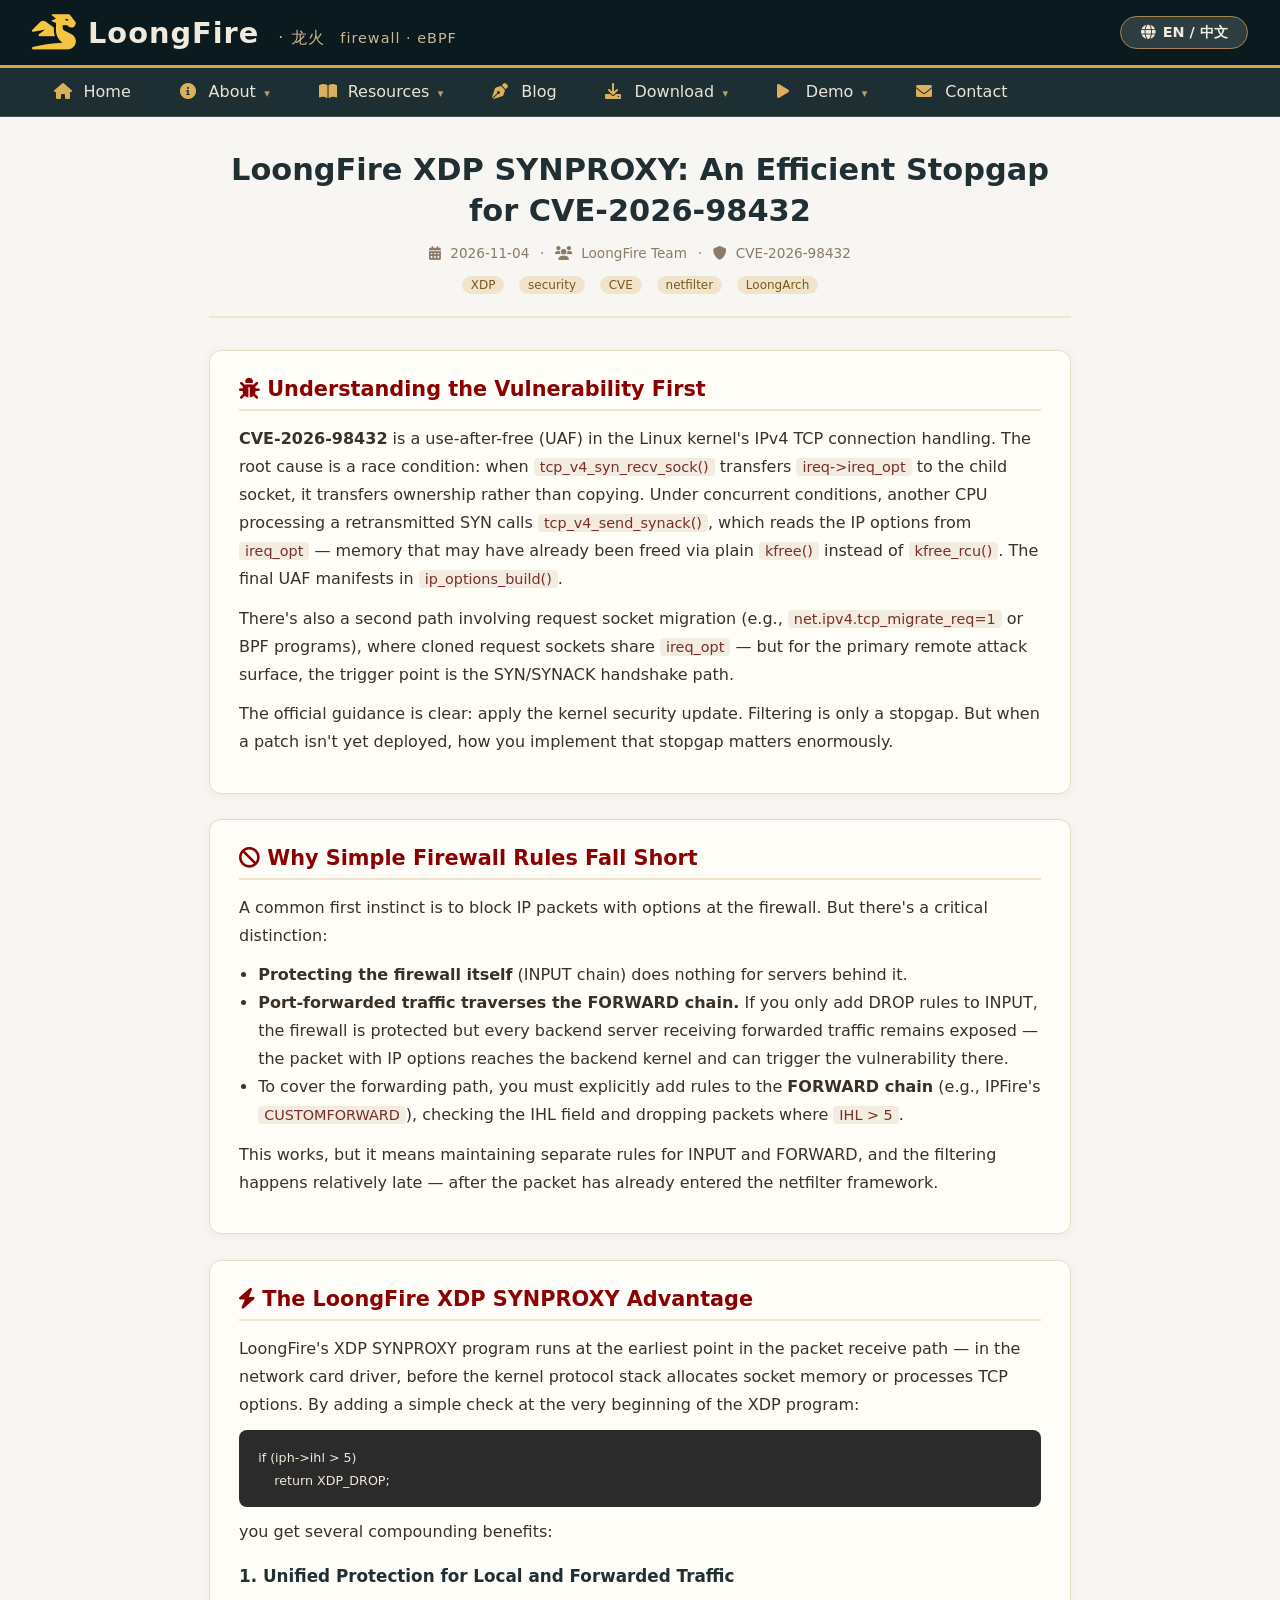
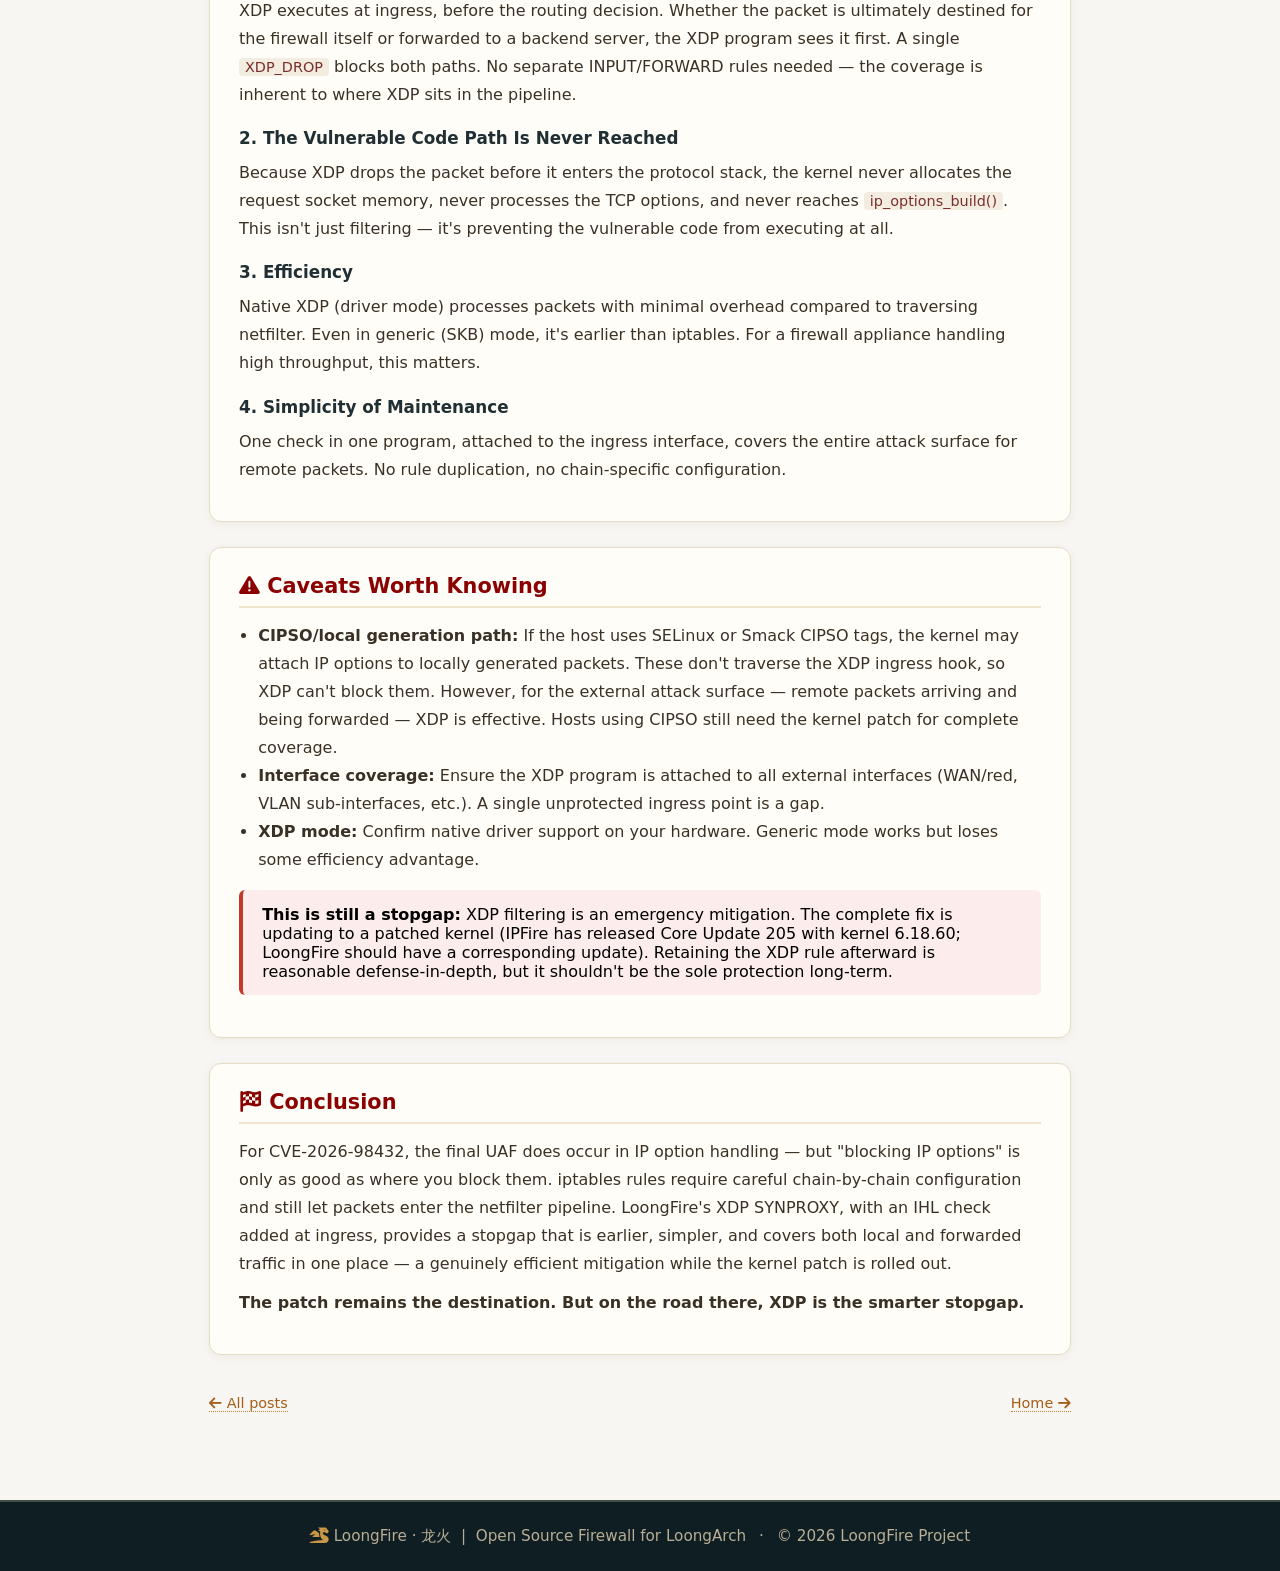
<file: blog/2026-11-04-loongfire-xdp-synproxy-cve-2026-98432.html>
<!DOCTYPE html>
<html lang="en">
<head>
    <meta charset="UTF-8">
    <meta name="viewport" content="width=device-width, initial-scale=1.0">
    <title>LoongFire XDP SYNPROXY: A Stopgap for CVE-2026-98432 · LoongFire Blog</title>
    <link rel="stylesheet" href="https://cdnjs.cloudflare.com/ajax/libs/font-awesome/6.0.0-beta3/css/all.min.css">
    <link rel="stylesheet" href="../style.css">
    <style>
        .story-wrap { max-width: 900px; margin: 0 auto; padding: 2rem 1.2rem 4rem; }
        .story-hero { text-align: center; margin-bottom: 2rem; padding-bottom: 1.4rem; border-bottom: 2px solid #f0e4cc; }
        .story-hero h1 { color: #1f2f34; font-size: 1.9rem; line-height: 1.35; margin-bottom: .6rem; }
        .story-hero .subtitle { color: #6b5f4e; font-size: 1rem; }
        .story-meta { font-size: .85rem; color: #8a7c67; margin-top: .9rem; }
        .story-meta i { margin-right: .3rem; }
        .story-tags { margin-top: .8rem; }
        .story-tag {
            display: inline-block; font-size: .75rem; padding: 2px 9px;
            background: #f0e4cc; color: #7a5a1a; border-radius: 12px; margin: 0 .3rem;
        }
        .story-card {
            background: #fffdf7; border: 1px solid #e6dcc8; border-radius: 12px;
            padding: 1.6rem 1.8rem; margin: 1.6rem 0;
            box-shadow: 0 2px 10px rgba(60,45,20,.06);
        }
        .story-card h2 { color: #8b0000; font-size: 1.3rem; margin: 0 0 .9rem; border-bottom: 2px solid #f0e4cc; padding-bottom: .5rem; }
        .story-card h3 { color: #1f2f34; font-size: 1.05rem; margin: 1.2rem 0 .4rem; }
        .story-card p { line-height: 1.75; color: #3a3126; margin: .7rem 0; }
        .story-card ul { line-height: 1.75; color: #3a3126; margin: .6rem 0 .6rem 1.2rem; }
        .story-card a { color: #a35f1a; text-decoration: none; border-bottom: 1px dotted #b87d38; }
        .story-card a:hover { color: #8b0000; }
        .story-card code { background: #f3ece0; padding: 1px 6px; border-radius: 4px; font-size: .9em; color: #7a2e2e; }
        .story-card pre {
            background: #2b2b2b; color: #f1e9d8; padding: 1rem 1.2rem;
            border-radius: 8px; overflow-x: auto; font-size: .88rem; line-height: 1.6;
        }
        .story-card pre code { background: none; color: inherit; padding: 0; }
        .callout { background: #fff4e0; border-left: 4px solid #d9a441; padding: .9rem 1.2rem; border-radius: 6px; margin: 1rem 0; }
        .callout-danger { background: #fdecec; border-left-color: #c0392b; }
        .callout-info { background: #eaf3fb; border-left-color: #3a7ca5; }
        .post-nav { display: flex; justify-content: space-between; margin: 2.5rem 0 0; font-size: .9rem; }
        .post-nav a { color: #a35f1a; text-decoration: none; border-bottom: 1px dotted #b87d38; }
        body.lang-en [data-lang="zh"], body.lang-zh [data-lang="en"] { display: none !important; }
    </style>
    <!-- Early language application to avoid flash of bilingual content -->
    <script>
    (function () {
        try {
            var lang = new URLSearchParams(location.search).get('lang')
                    || localStorage.getItem('loongfire-lang') || 'en';
            if (lang !== 'zh') lang = 'en';
            document.documentElement.className = 'lang-' + lang;
            document.addEventListener('DOMContentLoaded', function () {
                document.body.classList.remove('lang-en', 'lang-zh');
                document.body.classList.add('lang-' + lang);
                document.documentElement.lang = (lang === 'zh' ? 'zh-CN' : 'en');
                try { localStorage.setItem('loongfire-lang', lang); } catch (e) {}
            });
        } catch (e) {}
    })();
    </script>
</head>
<body class="lang-en">

    <header class="header">
        <div class="logo-area">
            <span class="logo-icon"><i class="fas fa-dragon"></i></span>
            <span class="logo-text">
                LoongFire <small>· 龙火</small>
                <small style="font-weight:300; font-size:0.9rem; margin-left:0.3rem;" data-lang="en">firewall · eBPF</small>
                <small style="font-weight:300; font-size:0.9rem; margin-left:0.3rem;" data-lang="zh">防火墙 · eBPF</small>
            </span>
        </div>
        <button class="lang-toggle" id="langToggle">
            <i class="fas fa-globe"></i>
            <span data-lang="en">EN / 中文</span>
            <span data-lang="zh">中文 / EN</span>
        </button>
    </header>

    <nav class="navbar">
        <ul class="nav-menu">
            <li class="nav-item"><a href="../index.html" class="nav-link"><i class="fas fa-home"></i> <span data-lang="en">Home</span><span data-lang="zh">首页</span></a></li>
            <li class="nav-item dropdown">
                <a href="../index.html#project" class="nav-link"><i class="fas fa-info-circle"></i> <span data-lang="en">About</span><span data-lang="zh">关于</span></a>
                <div class="dropdown-content">
                    <a href="../index.html#project"><span data-lang="en">Project LoongFire</span><span data-lang="zh">LoongFire 项目</span></a>
                    <a href="../index.html#loongson-port"><span data-lang="en">Loongson Port</span><span data-lang="zh">龙芯移植</span></a>
                    <a href="../index.html#team"><span data-lang="en">Team</span><span data-lang="zh">团队</span></a>
                </div>
            </li>
            <li class="nav-item dropdown">
                <a href="#" class="nav-link"><i class="fas fa-book-open"></i> <span data-lang="en">Resources</span><span data-lang="zh">资源</span></a>
                <div class="dropdown-content">
                    <a href="https://ipfire.org/" target="_blank"><span data-lang="en">IPFire Docs</span><span data-lang="zh">IPFire 文档</span></a>
                    <a href="https://ebpf.io/" target="_blank"><span data-lang="en">eBPF.io</span><span data-lang="zh">eBPF 官网</span></a>
                    <a href="https://github.com/vincentmli/loongfire" target="_blank"><span data-lang="en">GitHub</span><span data-lang="zh">GitHub</span></a>
                </div>
            </li>
            <li class="nav-item"><a href="index.html" class="nav-link"><i class="fas fa-pen-nib"></i> <span data-lang="en">Blog</span><span data-lang="zh">博客</span></a></li>
            <li class="nav-item dropdown">
                <a href="#" class="nav-link"><i class="fas fa-download"></i> <span data-lang="en">Download</span><span data-lang="zh">下载</span></a>
                <div class="dropdown-content">
                    <a href="https://www.bpfire.net/download/loongfire/images_loongarch64/" target="_blank"><span data-lang="en">LoongArch</span><span data-lang="zh">龙架构</span></a>
                    <a href="https://www.bpfire.net/download/loongfire/images_x86_64/" target="_blank"><span data-lang="en">X86_64</span><span data-lang="zh">X86_64</span></a>
                </div>
            </li>
            <li class="nav-item dropdown">
                <a href="#" class="nav-link"><i class="fas fa-play"></i> <span data-lang="en">Demo</span><span data-lang="zh">演示</span></a>
                <div class="dropdown-content">
                    <a href="https://youtu.be/1pdNgoP-Kho?si=ar517D0sQq7gYv2_" target="_blank"><span data-lang="en">Youtube Demo Video</span><span data-lang="zh">油管演示视频</span></a>
                    <a href="https://youtu.be/rVHkBf1HB7Y" target="_blank"><span data-lang="en">Loongson Mini PC Demo</span><span data-lang="zh">龙芯迷你 PC 演示</span></a>
                    <a href="https://space.bilibili.com/622328985" target="_blank"><span data-lang="en">Bilibili Video collections</span><span data-lang="zh">Bilibili 视频集</span></a>
                </div>
            </li>
            <li class="nav-item"><a href="../index.html#contactSection" class="nav-link"><i class="fas fa-envelope"></i> <span data-lang="en">Contact</span><span data-lang="zh">联系</span></a></li>
        </ul>
    </nav>

    <main class="story-wrap">
        <!-- story hero -->
        <div class="story-hero">
            <h1 data-lang="en">LoongFire XDP SYNPROXY: An Efficient Stopgap for CVE-2026-98432</h1>
            <h1 data-lang="zh">LoongFire XDP SYNPROXY：针对 CVE-2026-98432 的高效临时缓解方案</h1>
            <p class="story-meta">
                <i class="fas fa-calendar-alt"></i>
                <span data-lang="en">2026-11-04</span><span data-lang="zh">2026-11-04</span>
                <span style="margin:0 .4rem;">·</span>
                <i class="fas fa-users"></i>
                <span data-lang="en">LoongFire Team</span><span data-lang="zh">LoongFire 团队</span>
                <span style="margin:0 .4rem;">·</span>
                <i class="fas fa-shield-alt"></i>
                <span data-lang="en">CVE-2026-98432</span><span data-lang="zh">CVE-2026-98432</span>
            </p>
            <div class="story-tags">
                <span class="story-tag">XDP</span>
                <span class="story-tag">security</span>
                <span class="story-tag">CVE</span>
                <span class="story-tag">netfilter</span>
                <span class="story-tag">LoongArch</span>
            </div>
        </div>

        <!-- ===================== ENGLISH ===================== -->
        <div data-lang="en">
            <div class="story-card">
                <h2><i class="fas fa-bug"></i> Understanding the Vulnerability First</h2>
                <p><b>CVE-2026-98432</b> is a use-after-free (UAF) in the Linux kernel's IPv4 TCP connection handling. The root cause is a race condition: when <code>tcp_v4_syn_recv_sock()</code> transfers <code>ireq-&gt;ireq_opt</code> to the child socket, it transfers ownership rather than copying. Under concurrent conditions, another CPU processing a retransmitted SYN calls <code>tcp_v4_send_synack()</code>, which reads the IP options from <code>ireq_opt</code> — memory that may have already been freed via plain <code>kfree()</code> instead of <code>kfree_rcu()</code>. The final UAF manifests in <code>ip_options_build()</code>.</p>
                <p>There's also a second path involving request socket migration (e.g., <code>net.ipv4.tcp_migrate_req=1</code> or BPF programs), where cloned request sockets share <code>ireq_opt</code> — but for the primary remote attack surface, the trigger point is the SYN/SYNACK handshake path.</p>
                <p>The official guidance is clear: apply the kernel security update. Filtering is only a stopgap. But when a patch isn't yet deployed, how you implement that stopgap matters enormously.</p>
            </div>

            <div class="story-card">
                <h2><i class="fas fa-ban"></i> Why Simple Firewall Rules Fall Short</h2>
                <p>A common first instinct is to block IP packets with options at the firewall. But there's a critical distinction:</p>
                <ul>
                    <li><b>Protecting the firewall itself</b> (INPUT chain) does nothing for servers behind it.</li>
                    <li><b>Port-forwarded traffic traverses the FORWARD chain.</b> If you only add DROP rules to INPUT, the firewall is protected but every backend server receiving forwarded traffic remains exposed — the packet with IP options reaches the backend kernel and can trigger the vulnerability there.</li>
                    <li>To cover the forwarding path, you must explicitly add rules to the <b>FORWARD chain</b> (e.g., IPFire's <code>CUSTOMFORWARD</code>), checking the IHL field and dropping packets where <code>IHL &gt; 5</code>.</li>
                </ul>
                <p>This works, but it means maintaining separate rules for INPUT and FORWARD, and the filtering happens relatively late — after the packet has already entered the netfilter framework.</p>
            </div>

            <div class="story-card">
                <h2><i class="fas fa-bolt"></i> The LoongFire XDP SYNPROXY Advantage</h2>
                <p>LoongFire's XDP SYNPROXY program runs at the earliest point in the packet receive path — in the network card driver, before the kernel protocol stack allocates socket memory or processes TCP options. By adding a simple check at the very beginning of the XDP program:</p>
                <pre><code>if (iph-&gt;ihl &gt; 5)
    return XDP_DROP;</code></pre>
                <p>you get several compounding benefits:</p>

                <h3>1. Unified Protection for Local and Forwarded Traffic</h3>
                <p>XDP executes at ingress, before the routing decision. Whether the packet is ultimately destined for the firewall itself or forwarded to a backend server, the XDP program sees it first. A single <code>XDP_DROP</code> blocks both paths. No separate INPUT/FORWARD rules needed — the coverage is inherent to where XDP sits in the pipeline.</p>

                <h3>2. The Vulnerable Code Path Is Never Reached</h3>
                <p>Because XDP drops the packet before it enters the protocol stack, the kernel never allocates the request socket memory, never processes the TCP options, and never reaches <code>ip_options_build()</code>. This isn't just filtering — it's preventing the vulnerable code from executing at all.</p>

                <h3>3. Efficiency</h3>
                <p>Native XDP (driver mode) processes packets with minimal overhead compared to traversing netfilter. Even in generic (SKB) mode, it's earlier than iptables. For a firewall appliance handling high throughput, this matters.</p>

                <h3>4. Simplicity of Maintenance</h3>
                <p>One check in one program, attached to the ingress interface, covers the entire attack surface for remote packets. No rule duplication, no chain-specific configuration.</p>
            </div>

            <div class="story-card">
                <h2><i class="fas fa-exclamation-triangle"></i> Caveats Worth Knowing</h2>
                <ul>
                    <li><b>CIPSO/local generation path:</b> If the host uses SELinux or Smack CIPSO tags, the kernel may attach IP options to locally generated packets. These don't traverse the XDP ingress hook, so XDP can't block them. However, for the external attack surface — remote packets arriving and being forwarded — XDP is effective. Hosts using CIPSO still need the kernel patch for complete coverage.</li>
                    <li><b>Interface coverage:</b> Ensure the XDP program is attached to all external interfaces (WAN/red, VLAN sub-interfaces, etc.). A single unprotected ingress point is a gap.</li>
                    <li><b>XDP mode:</b> Confirm native driver support on your hardware. Generic mode works but loses some efficiency advantage.</li>
                </ul>
                <div class="callout callout-danger">
                    <b>This is still a stopgap:</b> XDP filtering is an emergency mitigation. The complete fix is updating to a patched kernel (IPFire has released Core Update 205 with kernel 6.18.60; LoongFire should have a corresponding update). Retaining the XDP rule afterward is reasonable defense-in-depth, but it shouldn't be the sole protection long-term.
                </div>
            </div>

            <div class="story-card">
                <h2><i class="fas fa-flag-checkered"></i> Conclusion</h2>
                <p>For CVE-2026-98432, the final UAF does occur in IP option handling — but "blocking IP options" is only as good as where you block them. iptables rules require careful chain-by-chain configuration and still let packets enter the netfilter pipeline. LoongFire's XDP SYNPROXY, with an IHL check added at ingress, provides a stopgap that is earlier, simpler, and covers both local and forwarded traffic in one place — a genuinely efficient mitigation while the kernel patch is rolled out.</p>
                <p><b>The patch remains the destination. But on the road there, XDP is the smarter stopgap.</b></p>
            </div>
        </div>

        <!-- ===================== 中文 ===================== -->
        <div data-lang="zh">
            <div class="story-card">
                <h2><i class="fas fa-bug"></i> 先理解漏洞本身</h2>
                <p><b>CVE-2026-98432</b> 是 Linux 内核 IPv4 TCP 连接处理中的一个释放后使用（use-after-free，UAF）漏洞。根本原因是一个竞态条件：当 <code>tcp_v4_syn_recv_sock()</code> 将 <code>ireq-&gt;ireq_opt</code> 转移到子套接字时，它转移的是所有权而非进行拷贝。在并发条件下，另一个 CPU 处理重传的 SYN 时会调用 <code>tcp_v4_send_synack()</code>，后者从 <code>ireq_opt</code> 读取 IP 选项——而这部分内存可能已经通过普通的 <code>kfree()</code>（而非 <code>kfree_rcu()</code>）被释放。最终的 UAF 在 <code>ip_options_build()</code> 中显现。</p>
                <p>还有第二条路径涉及请求套接字迁移（例如 <code>net.ipv4.tcp_migrate_req=1</code> 或 BPF 程序），其中克隆的请求套接字共享 <code>ireq_opt</code>——但对于主要的远程攻击面，触发点仍然是 SYN/SYNACK 握手路径。</p>
                <p>官方指引很明确：应用内核安全更新。过滤只是临时缓解。但当补丁尚未部署时，如何实施这一临时缓解至关重要。</p>
            </div>

            <div class="story-card">
                <h2><i class="fas fa-ban"></i> 为什么简单防火墙规则不够用</h2>
                <p>常见的直觉做法是在防火墙上阻止带 IP 选项的报文。但这里有一个关键区别：</p>
                <ul>
                    <li><b>保护防火墙自身</b>（INPUT 链）对身后的服务器毫无帮助。</li>
                    <li><b>端口转发流量会经过 FORWARD 链。</b>如果你只在 INPUT 链添加 DROP 规则，防火墙是受保护了，但每一台接收转发流量的后端服务器仍然暴露——带 IP 选项的报文会到达后端内核，并在那里触发漏洞。</li>
                    <li>要覆盖转发路径，必须显式地在 <b>FORWARD 链</b>（例如 IPFire 的 <code>CUSTOMFORWARD</code>）添加规则，检查 IHL 字段并丢弃 <code>IHL &gt; 5</code> 的报文。</li>
                </ul>
                <p>这样做有效，但意味着要为 INPUT 和 FORWARD 分别维护规则，而且过滤发生得相对较晚——报文已经进入 netfilter 框架之后。</p>
            </div>

            <div class="story-card">
                <h2><i class="fas fa-bolt"></i> LoongFire XDP SYNPROXY 的优势</h2>
                <p>LoongFire 的 XDP SYNPROXY 程序运行在报文接收路径的最早位置——在网络卡驱动中，早于内核协议栈分配套接字内存或处理 TCP 选项。只需在 XDP 程序的最开始添加一个简单的检查：</p>
                <pre><code>if (iph-&gt;ihl &gt; 5)
    return XDP_DROP;</code></pre>
                <p>就能获得多重复合收益：</p>

                <h3>1. 统一保护本机与转发流量</h3>
                <p>XDP 在入口处执行，早于路由决策。无论报文最终是发往防火墙本身还是转发到后端服务器，XDP 程序都会先看到它。一次 <code>XDP_DROP</code> 同时阻断两条路径。无需分别维护 INPUT/FORWARD 规则——覆盖率是 XDP 在流水线中所处位置的内在属性。</p>

                <h3>2. 漏洞代码路径根本不会被触达</h3>
                <p>由于 XDP 在报文进入协议栈之前就将其丢弃，内核从不会分配请求套接字内存，从不会处理 TCP 选项，也永远不会到达 <code>ip_options_build()</code>。这不仅是过滤——而是从根本上阻止了有漏洞的代码执行。</p>

                <h3>3. 高效</h3>
                <p>原生 XDP（驱动模式）处理报文的开销远小于穿越 netfilter。即使在通用（SKB）模式下，也比 iptables 更早。对于处理高吞吐量的防火墙设备，这一点很重要。</p>

                <h3>4. 维护简单</h3>
                <p>一个程序中的一处检查，附加到入口接口，就覆盖了远程报文的整个攻击面。没有规则重复，没有针对不同链的专门配置。</p>
            </div>

            <div class="story-card">
                <h2><i class="fas fa-exclamation-triangle"></i> 值得了解的注意事项</h2>
                <ul>
                    <li><b>CIPSO/本地生成路径：</b>如果主机使用 SELinux 或 Smack CIPSO 标签，内核可能会为本机生成的报文附加 IP 选项。这些报文不经过 XDP 入口钩子，因此 XDP 无法阻止它们。然而，对于外部攻击面——即到达并被转发的远程报文——XDP 是有效的。使用 CIPSO 的主机仍需内核补丁才能获得完整覆盖。</li>
                    <li><b>接口覆盖：</b>确保 XDP 程序附加到所有外部接口（WAN/red、VLAN 子接口等）。任何单个未受保护的入口点都是一个缺口。</li>
                    <li><b>XDP 模式：</b>确认你的硬件支持原生驱动模式。通用模式可用，但会损失部分效率优势。</li>
                </ul>
                <div class="callout callout-danger">
                    <b>这仍然是临时缓解：</b>XDP 过滤是应急措施。完整的修复是更新到已打补丁的内核（IPFire 已发布带内核 6.18.60 的 Core Update 205；LoongFire 应有相应的更新）。事后保留 XDP 规则作为纵深防御是合理的，但不应成为长期的唯一防护。
                </div>
            </div>

            <div class="story-card">
                <h2><i class="fas fa-flag-checkered"></i> 结论</h2>
                <p>对于 CVE-2026-98432，最终的 UAF 确实发生在 IP 选项处理中——但"阻止 IP 选项"的效果取决于你在哪里阻止它们。iptables 规则需要逐链仔细配置，而且仍会让报文进入 netfilter 流水线。LoongFire 的 XDP SYNPROXY 在入口处添加 IHL 检查，提供了一种更早、更简单、且在一处同时覆盖本机与转发流量的临时缓解方案——在内核补丁推广期间，这是一种真正高效的缓解措施。</p>
                <p><b>补丁仍是最终目标。但在通往目标的路上，XDP 是更聪明的临时方案。</b></p>
            </div>
        </div>

        <div class="post-nav">
            <a href="index.html"><i class="fas fa-arrow-left"></i>
                <span data-lang="en">All posts</span><span data-lang="zh">全部文章</span>
            </a>
            <a href="../index.html">
                <span data-lang="en">Home</span><span data-lang="zh">首页</span> <i class="fas fa-arrow-right"></i>
            </a>
        </div>
    </main>

    <footer class="footer">
        <p>
            <i class="fas fa-dragon"></i> LoongFire · 龙火 &nbsp;|&nbsp;
            <span data-lang="en">Open Source Firewall for LoongArch</span>
            <span data-lang="zh">龙架构开源防火墙</span>
            <span style="margin:0 0.5rem;">·</span>
            <span data-lang="en">© 2026 LoongFire Project</span>
            <span data-lang="zh">© 2026 LoongFire 项目</span>
        </p>
    </footer>

    <script>
    (function () {
        var toggle = document.getElementById('langToggle');
        if (toggle) {
            toggle.addEventListener('click', function () {
                setTimeout(function () {
                    var current = document.body.classList.contains('lang-zh') ? 'zh' : 'en';
                    try { localStorage.setItem('loongfire-lang', current); } catch (e) {}
                }, 0);
            });
        }
    })();
    </script>
    <script src="../script.js"></script>
</body>
</html>
</file>
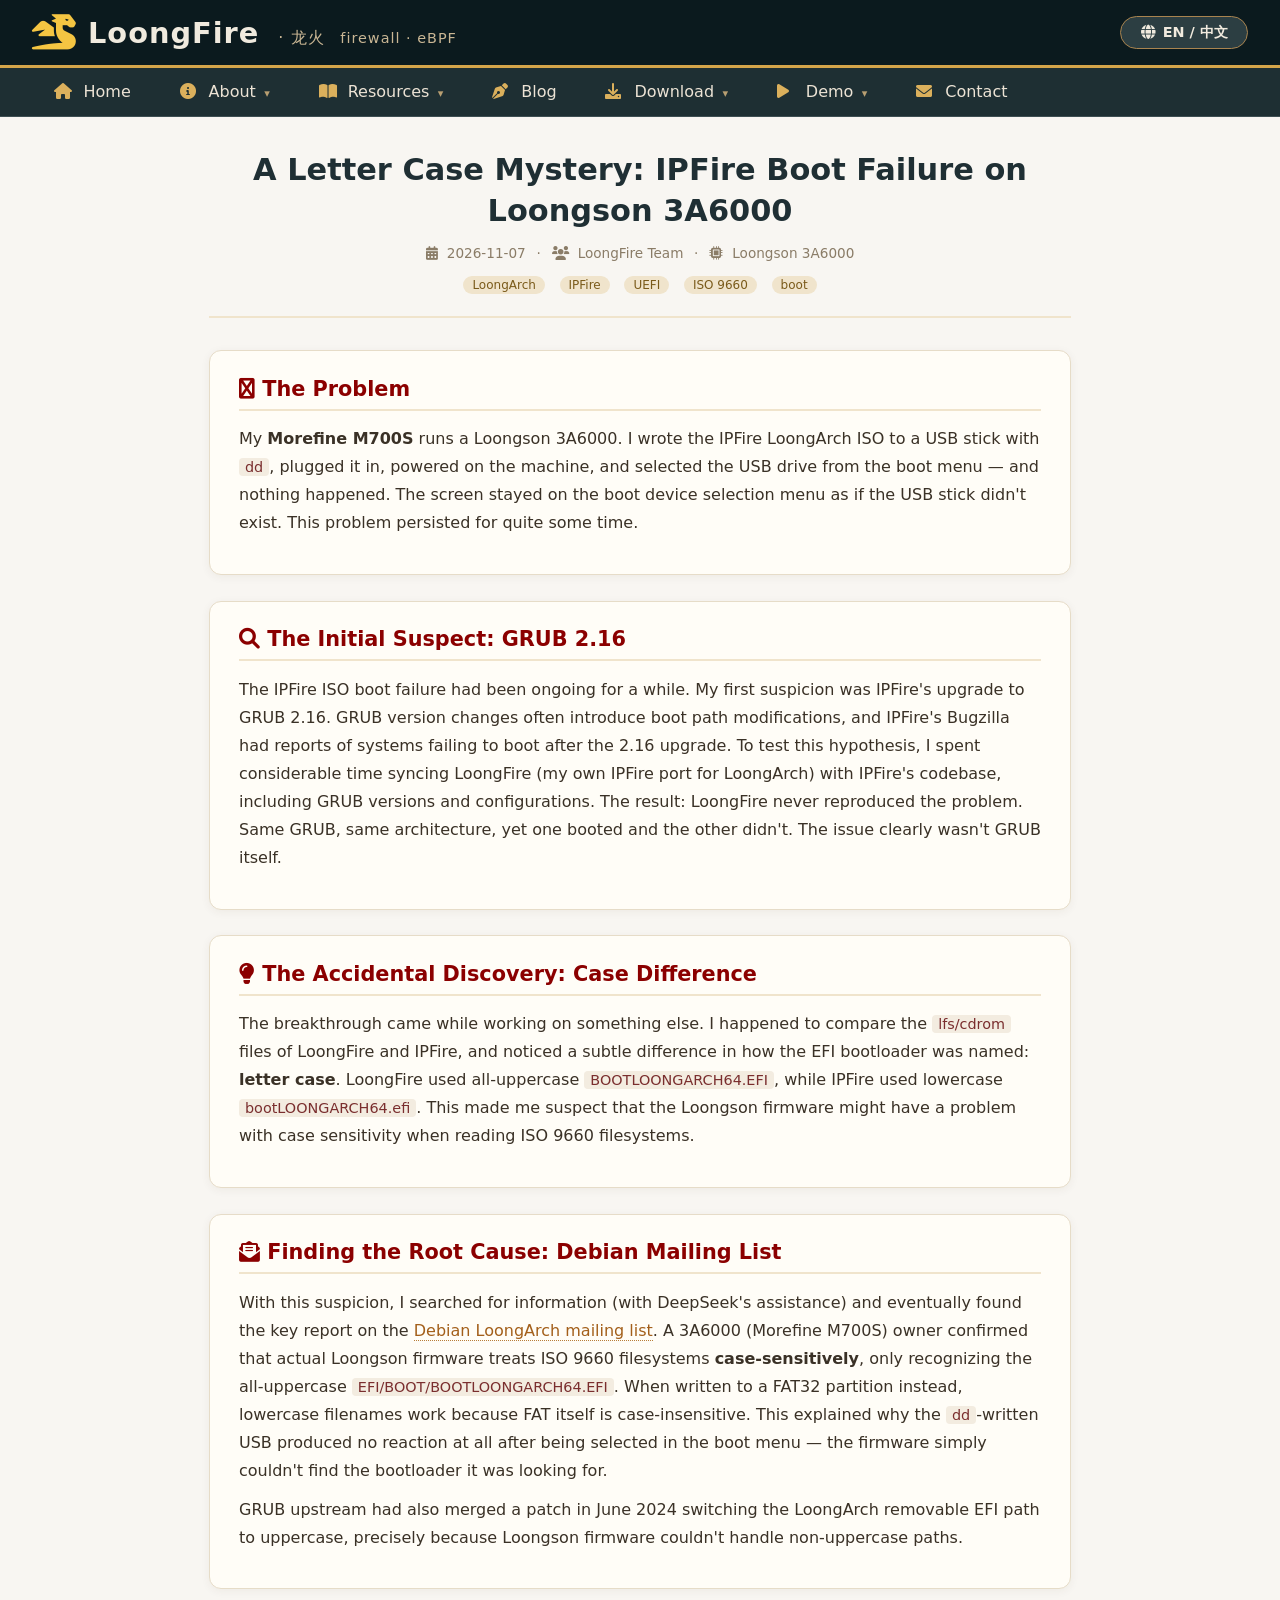
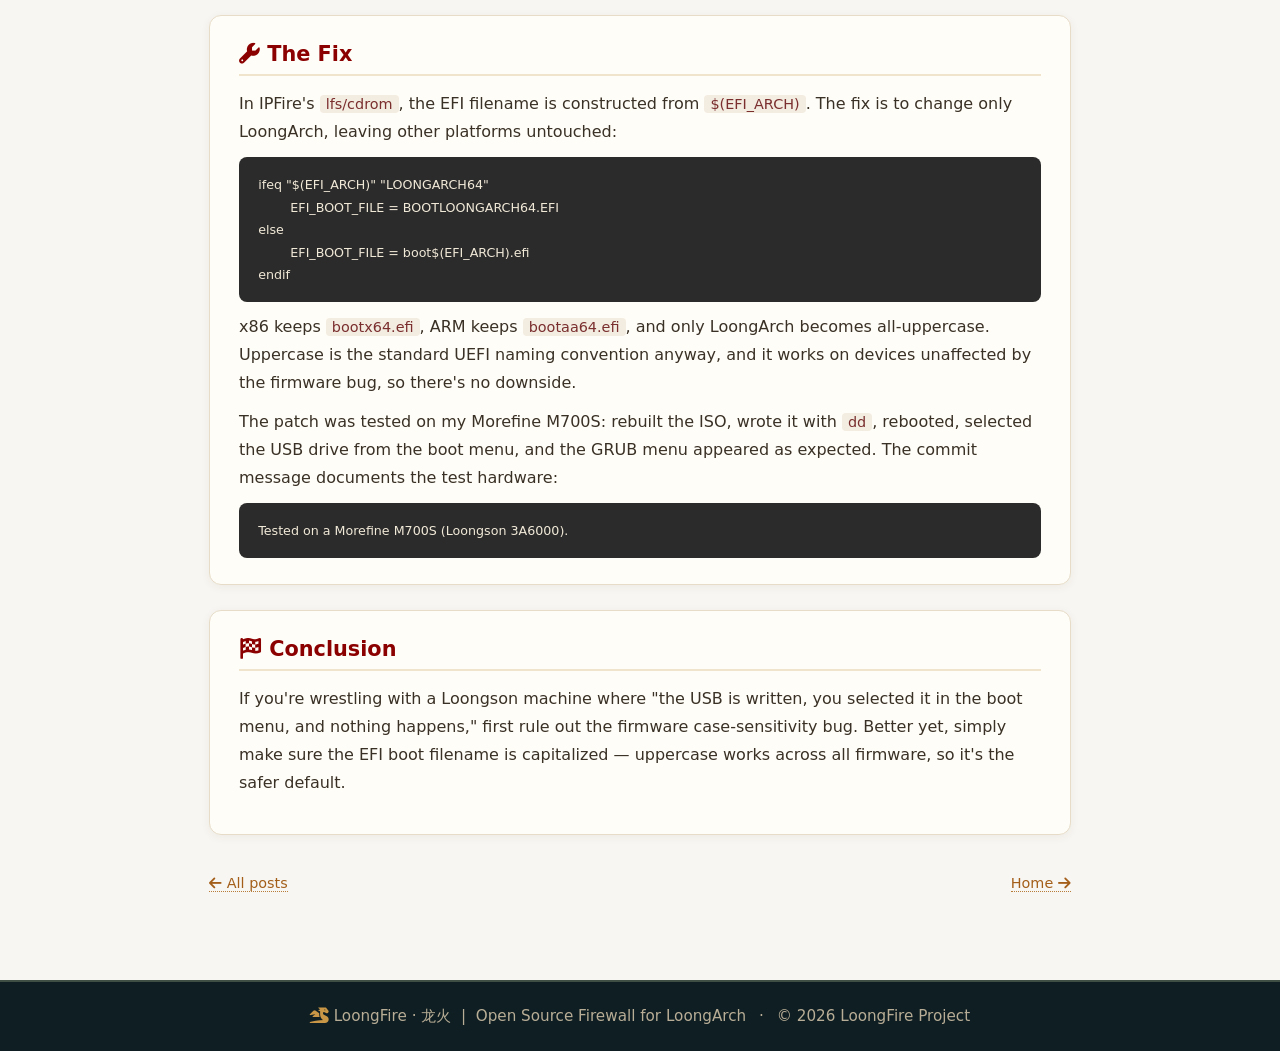
<file: blog/2026-11-07-letter-case-ipfire-loongson-boot-mystery.html>
<!DOCTYPE html>
<html lang="en">
<head>
    <meta charset="UTF-8">
    <meta name="viewport" content="width=device-width, initial-scale=1.0">
    <title>A Letter Case Mystery: IPFire Boot Failure on Loongson 3A6000 · LoongFire Blog</title>
    <link rel="stylesheet" href="https://cdnjs.cloudflare.com/ajax/libs/font-awesome/6.0.0-beta3/css/all.min.css">
    <link rel="stylesheet" href="../style.css">
    <style>
        .story-wrap { max-width: 900px; margin: 0 auto; padding: 2rem 1.2rem 4rem; }
        .story-hero { text-align: center; margin-bottom: 2rem; padding-bottom: 1.4rem; border-bottom: 2px solid #f0e4cc; }
        .story-hero h1 { color: #1f2f34; font-size: 1.9rem; line-height: 1.35; margin-bottom: .6rem; }
        .story-hero .subtitle { color: #6b5f4e; font-size: 1rem; }
        .story-meta { font-size: .85rem; color: #8a7c67; margin-top: .9rem; }
        .story-meta i { margin-right: .3rem; }
        .story-tags { margin-top: .8rem; }
        .story-tag {
            display: inline-block; font-size: .75rem; padding: 2px 9px;
            background: #f0e4cc; color: #7a5a1a; border-radius: 12px; margin: 0 .3rem;
        }
        .story-card {
            background: #fffdf7; border: 1px solid #e6dcc8; border-radius: 12px;
            padding: 1.6rem 1.8rem; margin: 1.6rem 0;
            box-shadow: 0 2px 10px rgba(60,45,20,.06);
        }
        .story-card h2 { color: #8b0000; font-size: 1.3rem; margin: 0 0 .9rem; border-bottom: 2px solid #f0e4cc; padding-bottom: .5rem; }
        .story-card h3 { color: #1f2f34; font-size: 1.05rem; margin: 1.2rem 0 .4rem; }
        .story-card p { line-height: 1.75; color: #3a3126; margin: .7rem 0; }
        .story-card ul { line-height: 1.75; color: #3a3126; margin: .6rem 0 .6rem 1.2rem; }
        .story-card a { color: #a35f1a; text-decoration: none; border-bottom: 1px dotted #b87d38; }
        .story-card a:hover { color: #8b0000; }
        .story-card code { background: #f3ece0; padding: 1px 6px; border-radius: 4px; font-size: .9em; color: #7a2e2e; }
        .story-card pre {
            background: #2b2b2b; color: #f1e9d8; padding: 1rem 1.2rem;
            border-radius: 8px; overflow-x: auto; font-size: .88rem; line-height: 1.6;
        }
        .story-card pre code { background: none; color: inherit; padding: 0; }
        .callout { background: #fff4e0; border-left: 4px solid #d9a441; padding: .9rem 1.2rem; border-radius: 6px; margin: 1rem 0; }
        .callout-danger { background: #fdecec; border-left-color: #c0392b; }
        .callout-info { background: #eaf3fb; border-left-color: #3a7ca5; }
        .post-nav { display: flex; justify-content: space-between; margin: 2.5rem 0 0; font-size: .9rem; }
        .post-nav a { color: #a35f1a; text-decoration: none; border-bottom: 1px dotted #b87d38; }
        body.lang-en [data-lang="zh"], body.lang-zh [data-lang="en"] { display: none !important; }
    </style>
    <!-- Early language application to avoid flash of bilingual content -->
    <script>
    (function () {
        try {
            var lang = new URLSearchParams(location.search).get('lang')
                    || localStorage.getItem('loongfire-lang') || 'en';
            if (lang !== 'zh') lang = 'en';
            document.documentElement.className = 'lang-' + lang;
            document.addEventListener('DOMContentLoaded', function () {
                document.body.classList.remove('lang-en', 'lang-zh');
                document.body.classList.add('lang-' + lang);
                document.documentElement.lang = (lang === 'zh' ? 'zh-CN' : 'en');
                try { localStorage.setItem('loongfire-lang', lang); } catch (e) {}
            });
        } catch (e) {}
    })();
    </script>
</head>
<body class="lang-en">

    <header class="header">
        <div class="logo-area">
            <span class="logo-icon"><i class="fas fa-dragon"></i></span>
            <span class="logo-text">
                LoongFire <small>· 龙火</small>
                <small style="font-weight:300; font-size:0.9rem; margin-left:0.3rem;" data-lang="en">firewall · eBPF</small>
                <small style="font-weight:300; font-size:0.9rem; margin-left:0.3rem;" data-lang="zh">防火墙 · eBPF</small>
            </span>
        </div>
        <button class="lang-toggle" id="langToggle">
            <i class="fas fa-globe"></i>
            <span data-lang="en">EN / 中文</span>
            <span data-lang="zh">中文 / EN</span>
        </button>
    </header>

    <nav class="navbar">
        <ul class="nav-menu">
            <li class="nav-item"><a href="../index.html" class="nav-link"><i class="fas fa-home"></i> <span data-lang="en">Home</span><span data-lang="zh">首页</span></a></li>
            <li class="nav-item dropdown">
                <a href="../index.html#project" class="nav-link"><i class="fas fa-info-circle"></i> <span data-lang="en">About</span><span data-lang="zh">关于</span></a>
                <div class="dropdown-content">
                    <a href="../index.html#project"><span data-lang="en">Project LoongFire</span><span data-lang="zh">LoongFire 项目</span></a>
                    <a href="../index.html#loongson-port"><span data-lang="en">Loongson Port</span><span data-lang="zh">龙芯移植</span></a>
                    <a href="../index.html#team"><span data-lang="en">Team</span><span data-lang="zh">团队</span></a>
                </div>
            </li>
            <li class="nav-item dropdown">
                <a href="#" class="nav-link"><i class="fas fa-book-open"></i> <span data-lang="en">Resources</span><span data-lang="zh">资源</span></a>
                <div class="dropdown-content">
                    <a href="https://ipfire.org/" target="_blank"><span data-lang="en">IPFire Docs</span><span data-lang="zh">IPFire 文档</span></a>
                    <a href="https://ebpf.io/" target="_blank"><span data-lang="en">eBPF.io</span><span data-lang="zh">eBPF 官网</span></a>
                    <a href="https://github.com/vincentmli/loongfire" target="_blank"><span data-lang="en">GitHub</span><span data-lang="zh">GitHub</span></a>
                </div>
            </li>
            <li class="nav-item"><a href="index.html" class="nav-link"><i class="fas fa-pen-nib"></i> <span data-lang="en">Blog</span><span data-lang="zh">博客</span></a></li>
            <li class="nav-item dropdown">
                <a href="#" class="nav-link"><i class="fas fa-download"></i> <span data-lang="en">Download</span><span data-lang="zh">下载</span></a>
                <div class="dropdown-content">
                    <a href="https://www.bpfire.net/download/loongfire/images_loongarch64/" target="_blank"><span data-lang="en">LoongArch</span><span data-lang="zh">龙架构</span></a>
                    <a href="https://www.bpfire.net/download/loongfire/images_x86_64/" target="_blank"><span data-lang="en">X86_64</span><span data-lang="zh">X86_64</span></a>
                </div>
            </li>
            <li class="nav-item dropdown">
                <a href="#" class="nav-link"><i class="fas fa-play"></i> <span data-lang="en">Demo</span><span data-lang="zh">演示</span></a>
                <div class="dropdown-content">
                    <a href="https://youtu.be/1pdNgoP-Kho?si=ar517D0sQq7gYv2_" target="_blank"><span data-lang="en">Youtube Demo Video</span><span data-lang="zh">油管演示视频</span></a>
                    <a href="https://youtu.be/rVHkBf1HB7Y" target="_blank"><span data-lang="en">Loongson Mini PC Demo</span><span data-lang="zh">龙芯迷你 PC 演示</span></a>
                    <a href="https://space.bilibili.com/622328985" target="_blank"><span data-lang="en">Bilibili Video collections</span><span data-lang="zh">Bilibili 视频集</span></a>
                </div>
            </li>
            <li class="nav-item"><a href="../index.html#contactSection" class="nav-link"><i class="fas fa-envelope"></i> <span data-lang="en">Contact</span><span data-lang="zh">联系</span></a></li>
        </ul>
    </nav>

    <main class="story-wrap">
        <!-- story hero -->
        <div class="story-hero">
            <h1 data-lang="en">A Letter Case Mystery: IPFire Boot Failure on Loongson 3A6000</h1>
            <h1 data-lang="zh">一个字母的大小写：IPFire 在龙芯 3A6000 上的启动谜案</h1>
            <p class="story-meta">
                <i class="fas fa-calendar-alt"></i>
                <span data-lang="en">2026-11-07</span><span data-lang="zh">2026-11-07</span>
                <span style="margin:0 .4rem;">·</span>
                <i class="fas fa-users"></i>
                <span data-lang="en">LoongFire Team</span><span data-lang="zh">LoongFire 团队</span>
                <span style="margin:0 .4rem;">·</span>
                <i class="fas fa-microchip"></i>
                <span data-lang="en">Loongson 3A6000</span><span data-lang="zh">龙芯 3A6000</span>
            </p>
            <div class="story-tags">
                <span class="story-tag">LoongArch</span>
                <span class="story-tag">IPFire</span>
                <span class="story-tag">UEFI</span>
                <span class="story-tag">ISO 9660</span>
                <span class="story-tag">boot</span>
            </div>
        </div>

        <!-- ===================== ENGLISH ===================== -->
        <div data-lang="en">
            <div class="story-card">
                <h2><i class="fas fa-usb"></i> The Problem</h2>
                <p>My <b>Morefine M700S</b> runs a Loongson 3A6000. I wrote the IPFire LoongArch ISO to a USB stick with <code>dd</code>, plugged it in, powered on the machine, and selected the USB drive from the boot menu — and nothing happened. The screen stayed on the boot device selection menu as if the USB stick didn't exist. This problem persisted for quite some time.</p>
            </div>

            <div class="story-card">
                <h2><i class="fas fa-search"></i> The Initial Suspect: GRUB 2.16</h2>
                <p>The IPFire ISO boot failure had been ongoing for a while. My first suspicion was IPFire's upgrade to GRUB 2.16. GRUB version changes often introduce boot path modifications, and IPFire's Bugzilla had reports of systems failing to boot after the 2.16 upgrade. To test this hypothesis, I spent considerable time syncing LoongFire (my own IPFire port for LoongArch) with IPFire's codebase, including GRUB versions and configurations. The result: LoongFire never reproduced the problem. Same GRUB, same architecture, yet one booted and the other didn't. The issue clearly wasn't GRUB itself.</p>
            </div>

            <div class="story-card">
                <h2><i class="fas fa-lightbulb"></i> The Accidental Discovery: Case Difference</h2>
                <p>The breakthrough came while working on something else. I happened to compare the <code>lfs/cdrom</code> files of LoongFire and IPFire, and noticed a subtle difference in how the EFI bootloader was named: <b>letter case</b>. LoongFire used all-uppercase <code>BOOTLOONGARCH64.EFI</code>, while IPFire used lowercase <code>bootLOONGARCH64.efi</code>. This made me suspect that the Loongson firmware might have a problem with case sensitivity when reading ISO 9660 filesystems.</p>
            </div>

            <div class="story-card">
                <h2><i class="fas fa-envelope-open-text"></i> Finding the Root Cause: Debian Mailing List</h2>
		<p>With this suspicion, I searched for information (with DeepSeek's assistance) and eventually found the key report on the <a href="https://lists.debian.org/debian-loongarch/2025/01/msg00024.html" target="_blank" rel="noopener">Debian LoongArch mailing list</a>. A 3A6000 (Morefine M700S) owner confirmed that actual Loongson firmware treats ISO 9660 filesystems <b>case-sensitively</b>, only recognizing the all-uppercase <code>EFI/BOOT/BOOTLOONGARCH64.EFI</code>. When written to a FAT32 partition instead, lowercase filenames work because FAT itself is case-insensitive. This explained why the <code>dd</code>-written USB produced no reaction at all after being selected in the boot menu — the firmware simply couldn't find the bootloader it was looking for.</p>
                <p>GRUB upstream had also merged a patch in June 2024 switching the LoongArch removable EFI path to uppercase, precisely because Loongson firmware couldn't handle non-uppercase paths.</p>
            </div>

            <div class="story-card">
                <h2><i class="fas fa-wrench"></i> The Fix</h2>
                <p>In IPFire's <code>lfs/cdrom</code>, the EFI filename is constructed from <code>$(EFI_ARCH)</code>. The fix is to change only LoongArch, leaving other platforms untouched:</p>
                <pre><code>ifeq "$(EFI_ARCH)" "LOONGARCH64"
	EFI_BOOT_FILE = BOOTLOONGARCH64.EFI
else
	EFI_BOOT_FILE = boot$(EFI_ARCH).efi
endif</code></pre>
                <p>x86 keeps <code>bootx64.efi</code>, ARM keeps <code>bootaa64.efi</code>, and only LoongArch becomes all-uppercase. Uppercase is the standard UEFI naming convention anyway, and it works on devices unaffected by the firmware bug, so there's no downside.</p>
                <p>The patch was tested on my Morefine M700S: rebuilt the ISO, wrote it with <code>dd</code>, rebooted, selected the USB drive from the boot menu, and the GRUB menu appeared as expected. The commit message documents the test hardware:</p>
                <pre><code>Tested on a Morefine M700S (Loongson 3A6000).</code></pre>
            </div>

            <div class="story-card">
                <h2><i class="fas fa-flag-checkered"></i> Conclusion</h2>
                <p>If you're wrestling with a Loongson machine where "the USB is written, you selected it in the boot menu, and nothing happens," first rule out the firmware case-sensitivity bug. Better yet, simply make sure the EFI boot filename is capitalized — uppercase works across all firmware, so it's the safer default.</p>
            </div>
        </div>

        <!-- ===================== 中文 ===================== -->
        <div data-lang="zh">
            <div class="story-card">
                <h2><i class="fas fa-usb"></i> 问题</h2>
                <p>我的 <b>Morefine M700S</b> 搭载龙芯 3A6000。把 IPFire 龙架构的 ISO 用 <code>dd</code> 写入 U 盘后，插入机器，开机，在启动菜单里选择从 U 盘启动——然后毫无反应，屏幕始终停留在启动盘选择界面，仿佛那个 U 盘根本不存在。这个问题困扰了我相当长一段时间。</p>
            </div>

            <div class="story-card">
                <h2><i class="fas fa-search"></i> 起初的误判：GRUB 2.16</h2>
                <p>IPFire 的 ISO 启动失败已经持续好一段时间了。我起初怀疑这和 IPFire 升级 GRUB 到 2.16 有关。毕竟 GRUB 版本更迭经常引入引导路径的变化，IPFire Bugzilla 上也有关于 GRUB 2.16 导致系统无法启动的报告。为了验证这个猜想，我花费了很多时间把 LoongFire（我自己维护的 IPFire 龙架构移植版本）和 IPFire 的代码同步，包括 GRUB 的版本和配置。但结果是：LoongFire 始终没有复现 IPFire 的问题。同样的 GRUB、同样的架构，一个能启动，一个不能。这说明问题不在 GRUB 本身。</p>
            </div>

            <div class="story-card">
                <h2><i class="fas fa-lightbulb"></i> 意外发现：大小写差异</h2>
                <p>转机出现在解决另一个问题的过程中。我偶然对比了 LoongFire 的 <code>lfs/cdrom</code> 和 IPFire 的 <code>lfs/cdrom</code>，注意到两者在 EFI 引导文件命名上存在一个细微的区别：<b>大小写</b>。LoongFire 用的是全大写的 <code>BOOTLOONGARCH64.EFI</code>，而 IPFire 用的是小写的 <code>bootLOONGARCH64.efi</code>。这个发现让我初步怀疑，龙芯固件对 ISO 9660 文件系统的大小写处理可能有问题。</p>
            </div>

            <div class="story-card">
                <h2><i class="fas fa-envelope-open-text"></i> 找到根源：Debian 邮件列表</h2>
		<p>带着这个怀疑，我在 DeepSeek 的帮助下检索相关信息，最终找到了 <a href="https://lists.debian.org/debian-loongarch/2025/01/msg00024.html" target="_blank" rel="noopener">Debian LoongArch 邮件列表</a>中的关键报告。有 3A6000（Morefine M700S）用户明确指出：龙芯实际固件在处理 ISO 9660 文件系统时是<b>大小写敏感的</b>，只识别全大写的 <code>EFI/BOOT/BOOTLOONGARCH64.EFI</code>；而如果用 FAT32 分区方式写入（文件系统本身不区分大小写），小写文件名反而能正常工作。这也解释了为什么 <code>dd</code> 写入的 U 盘在启动菜单里被选中后毫无反应——固件根本找不到它要的引导文件。</p>
                <p>GRUB 上游也在 2024 年 6 月合并了相关补丁，将 LoongArch 可移动 EFI 镜像路径改为全大写，理由正是龙芯固件无法处理非大写路径。</p>
            </div>

            <div class="story-card">
                <h2><i class="fas fa-wrench"></i> 修复方案</h2>
                <p>IPFire 的 <code>lfs/cdrom</code> 中，EFI 文件名由 <code>$(EFI_ARCH)</code> 拼接生成。修复的关键是只改龙架构，不动其他平台：</p>
                <pre><code>ifeq "$(EFI_ARCH)" "LOONGARTCH64"
	EFI_BOOT_FILE = BOOTLOONGARCH64.EFI
else
	EFI_BOOT_FILE = boot$(EFI_ARCH).efi
endif</code></pre>
                <p>x86 仍然是 <code>bootx64.efi</code>，ARM 仍然是 <code>bootaa64.efi</code>，只有 LoongArch 变成全大写。全大写本身就是 UEFI 规范的标准命名形式，对不受该固件 bug 影响的设备同样有效，因此没有副作用。</p>
                <p>补丁在我的 Morefine M700S 上测试通过：重新构建 ISO、<code>dd</code> 写入 U 盘、重启，在启动菜单中选择 U 盘后 GRUB 菜单如期出现。提交信息中也注明了测试机型：</p>
                <pre><code>Tested on a Morefine M700S (Loongson 3A6000).</code></pre>
            </div>

            <div class="story-card">
                <h2><i class="fas fa-flag-checkered"></i> 结语</h2>
		<p>如果你也在龙芯机器上遇到"U 盘写好了、启动菜单里也选了，却毫无反应"的情况，请先排查是否踩中了固件的大小写敏感 bug。更稳妥的做法是：直接确保 EFI 引导文件名使用大写——大写形式对所有固件都有效，是更安全的默认选择。</p>
            </div>
        </div>

        <div class="post-nav">
            <a href="index.html"><i class="fas fa-arrow-left"></i>
                <span data-lang="en">All posts</span><span data-lang="zh">全部文章</span>
            </a>
            <a href="../index.html">
                <span data-lang="en">Home</span><span data-lang="zh">首页</span> <i class="fas fa-arrow-right"></i>
            </a>
        </div>
    </main>

    <footer class="footer">
        <p>
            <i class="fas fa-dragon"></i> LoongFire · 龙火 &nbsp;|&nbsp;
            <span data-lang="en">Open Source Firewall for LoongArch</span>
            <span data-lang="zh">龙架构开源防火墙</span>
            <span style="margin:0 0.5rem;">·</span>
            <span data-lang="en">© 2026 LoongFire Project</span>
            <span data-lang="zh">© 2026 LoongFire 项目</span>
        </p>
    </footer>

    <script>
    (function () {
        var toggle = document.getElementById('langToggle');
        if (toggle) {
            toggle.addEventListener('click', function () {
                setTimeout(function () {
                    var current = document.body.classList.contains('lang-zh') ? 'zh' : 'en';
                    try { localStorage.setItem('loongfire-lang', current); } catch (e) {}
                }, 0);
            });
        }
    })();
    </script>
    <script src="../script.js"></script>
</body>
</html>
</file>
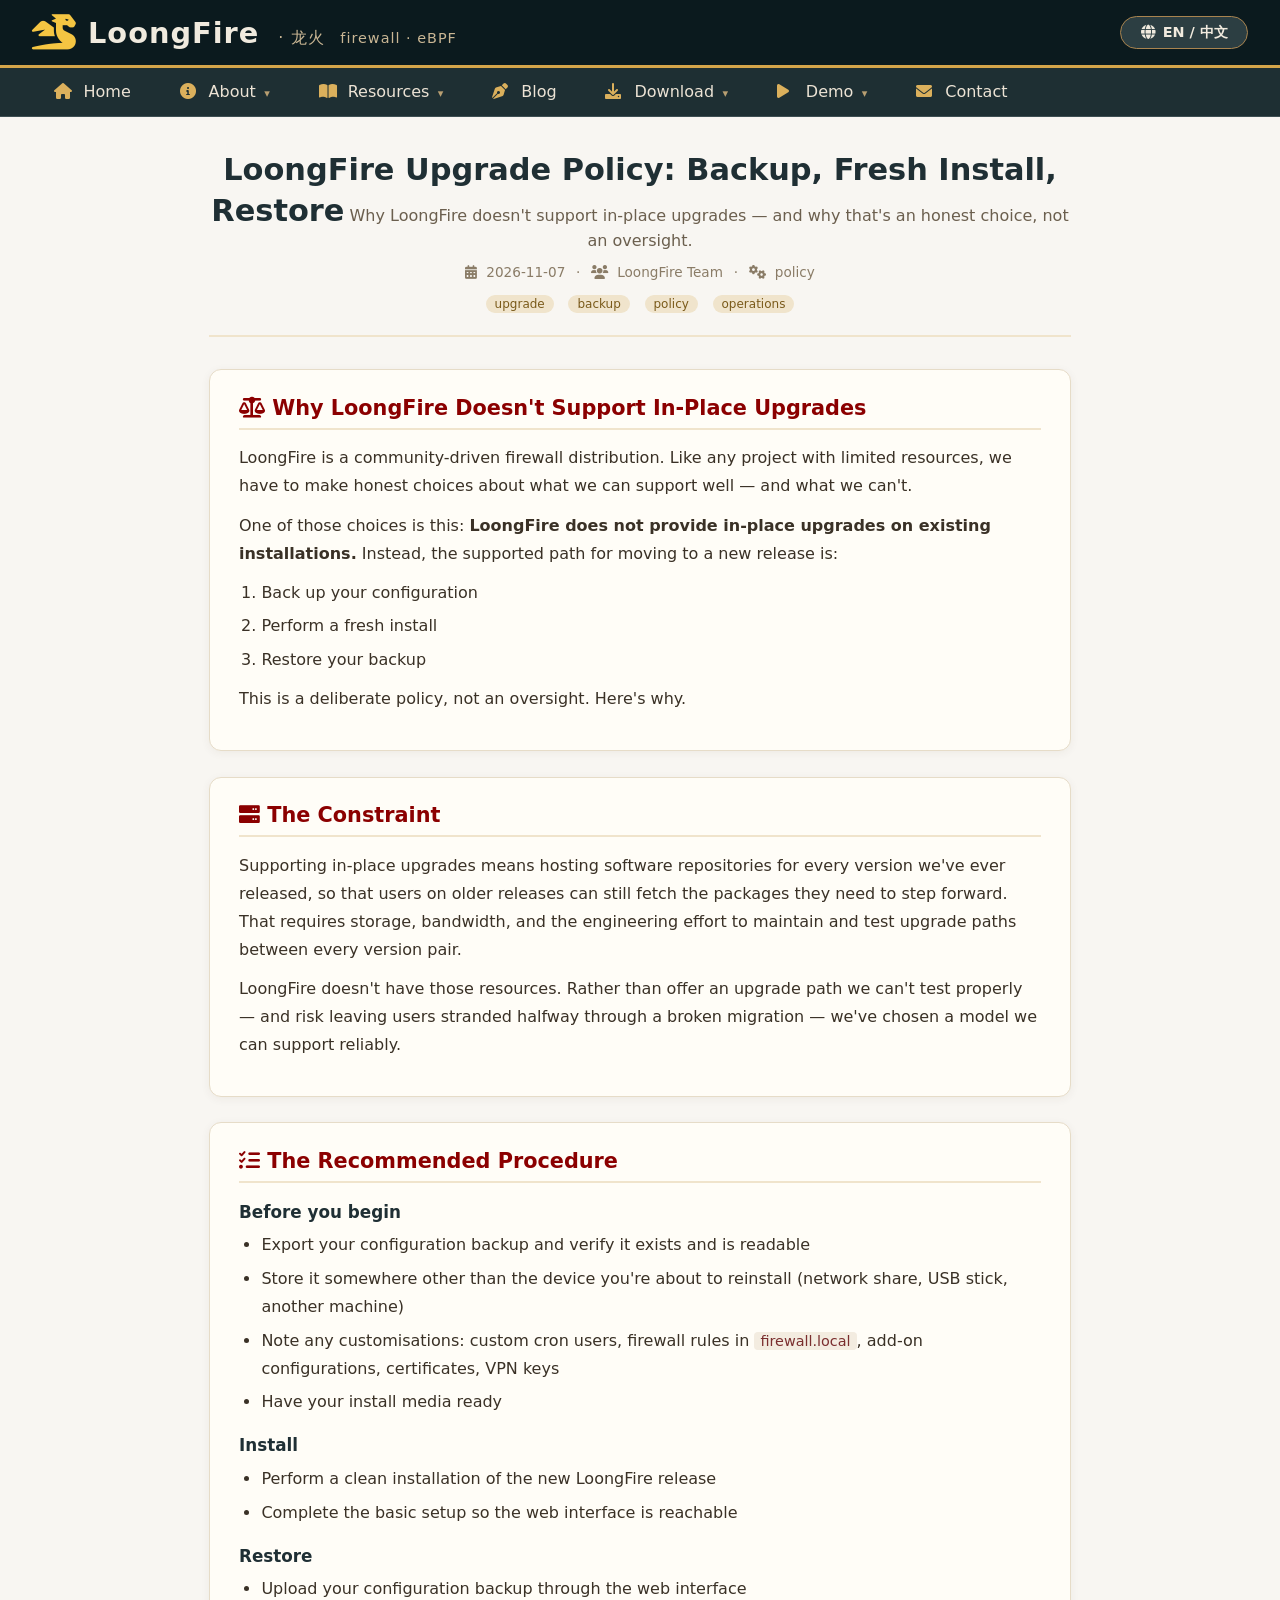
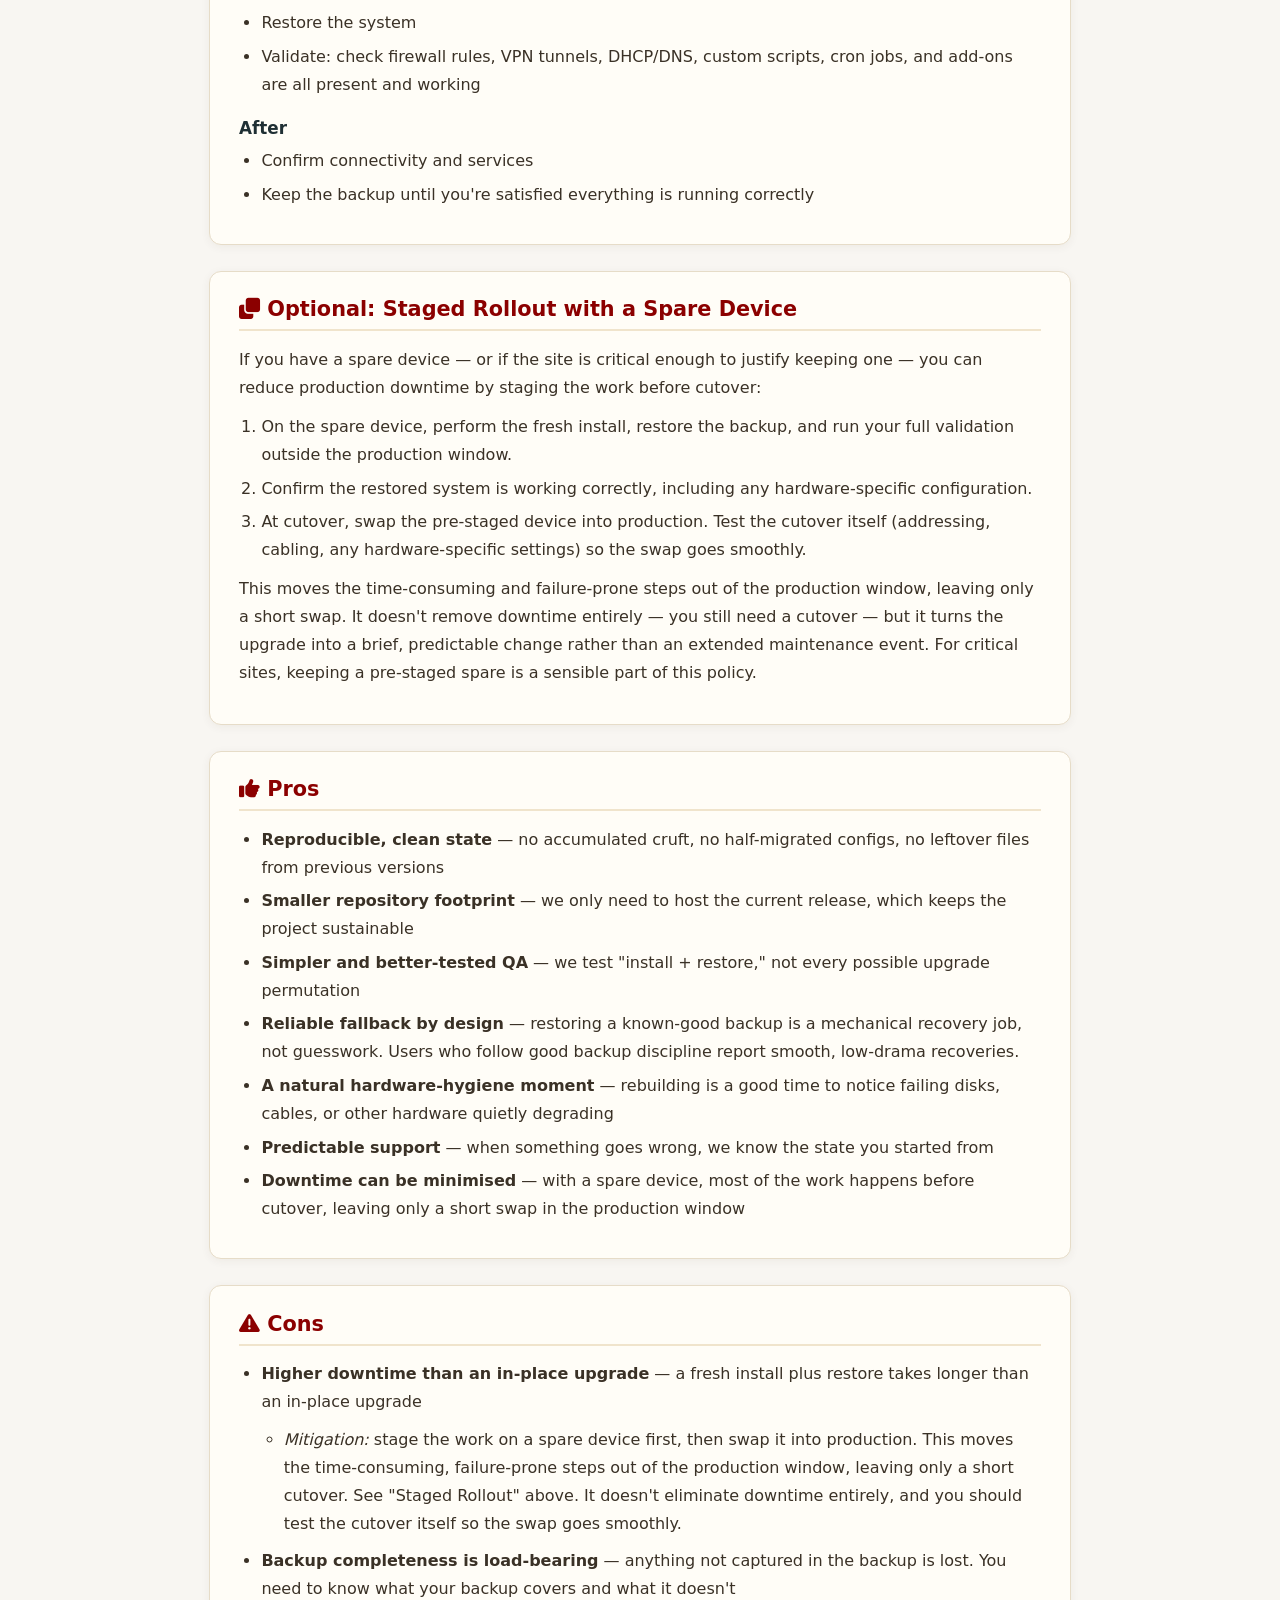
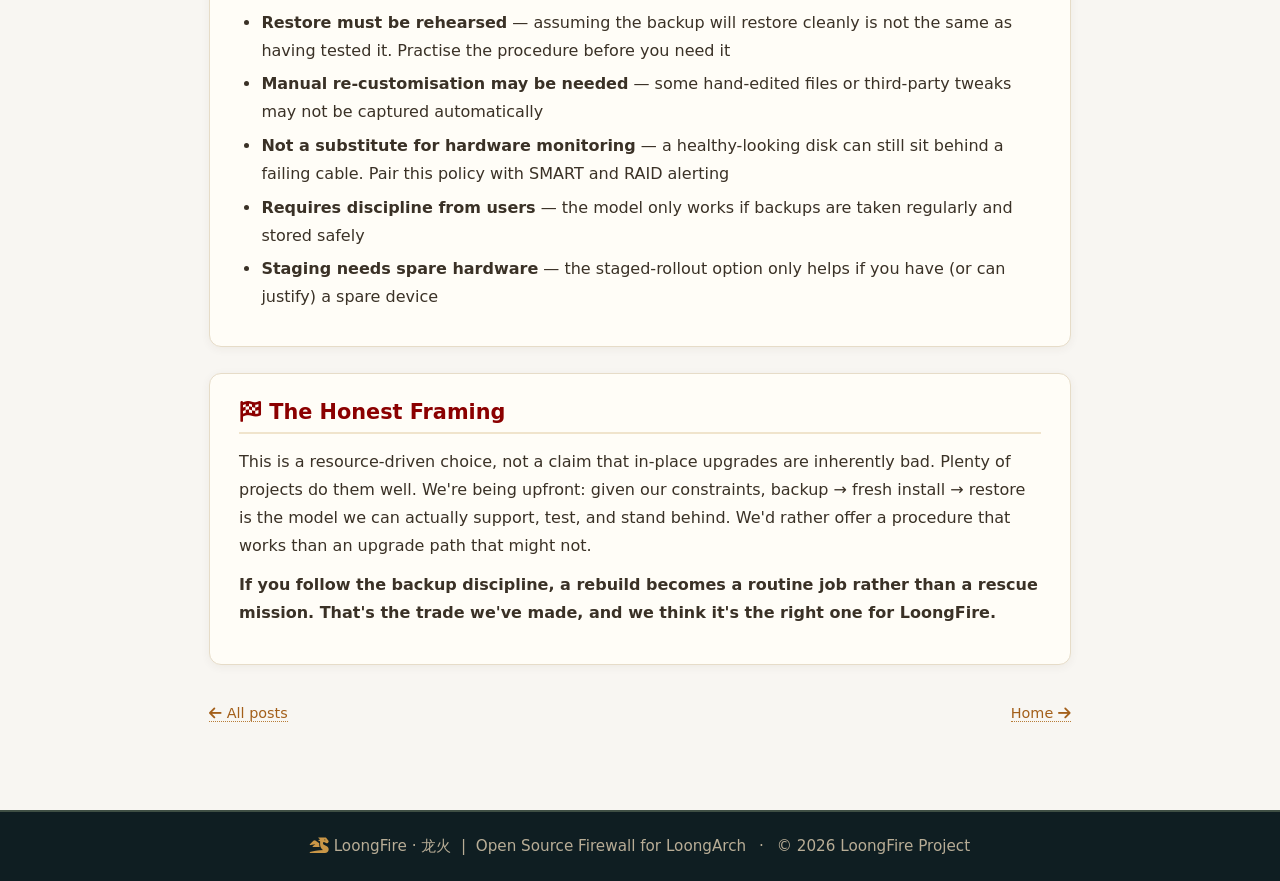
<file: blog/2026-11-07-loongfire-upgrade-policy.html>
<!DOCTYPE html>
<html lang="en">
<head>
    <meta charset="UTF-8">
    <meta name="viewport" content="width=device-width, initial-scale=1.0">
    <title>LoongFire Upgrade Policy: Backup, Fresh Install, Restore · LoongFire Blog</title>
    <link rel="stylesheet" href="https://cdnjs.cloudflare.com/ajax/libs/font-awesome/6.0.0-beta3/css/all.min.css">
    <link rel="stylesheet" href="../style.css">
    <style>
        .story-wrap { max-width: 900px; margin: 0 auto; padding: 2rem 1.2rem 4rem; }
        .story-hero { text-align: center; margin-bottom: 2rem; padding-bottom: 1.4rem; border-bottom: 2px solid #f0e4cc; }
        .story-hero h1 { color: #1f2f34; font-size: 1.9rem; line-height: 1.35; margin-bottom: .6rem; }
        .story-hero .subtitle { color: #6b5f4e; font-size: 1rem; }
        .story-meta { font-size: .85rem; color: #8a7c67; margin-top: .9rem; }
        .story-meta i { margin-right: .3rem; }
        .story-tags { margin-top: .8rem; }
        .story-tag {
            display: inline-block; font-size: .75rem; padding: 2px 9px;
            background: #f0e4cc; color: #7a5a1a; border-radius: 12px; margin: 0 .3rem;
        }
        .story-card {
            background: #fffdf7; border: 1px solid #e6dcc8; border-radius: 12px;
            padding: 1.6rem 1.8rem; margin: 1.6rem 0;
            box-shadow: 0 2px 10px rgba(60,45,20,.06);
        }
        .story-card h2 { color: #8b0000; font-size: 1.3rem; margin: 0 0 .9rem; border-bottom: 2px solid #f0e4cc; padding-bottom: .5rem; }
        .story-card h3 { color: #1f2f34; font-size: 1.05rem; margin: 1.2rem 0 .4rem; }
        .story-card p { line-height: 1.75; color: #3a3126; margin: .7rem 0; }
        .story-card ul, .story-card ol { line-height: 1.75; color: #3a3126; margin: .6rem 0 .6rem 1.4rem; }
        .story-card li { margin: .35rem 0; }
        .story-card a { color: #a35f1a; text-decoration: none; border-bottom: 1px dotted #b87d38; }
        .story-card a:hover { color: #8b0000; }
        .story-card code { background: #f3ece0; padding: 1px 6px; border-radius: 4px; font-size: .9em; color: #7a2e2e; }
        .callout { background: #fff4e0; border-left: 4px solid #d9a441; padding: .9rem 1.2rem; border-radius: 6px; margin: 1rem 0; }
        .callout-danger { background: #fdecec; border-left-color: #c0392b; }
        .callout-info { background: #eaf3fb; border-left-color: #3a7ca5; }
        .post-nav { display: flex; justify-content: space-between; margin: 2.5rem 0 0; font-size: .9rem; }
        .post-nav a { color: #a35f1a; text-decoration: none; border-bottom: 1px dotted #b87d38; }
        body.lang-en [data-lang="zh"], body.lang-zh [data-lang="en"] { display: none !important; }
    </style>
    <!-- Early language application to avoid flash of bilingual content -->
    <script>
    (function () {
        try {
            var lang = new URLSearchParams(location.search).get('lang')
                    || localStorage.getItem('loongfire-lang') || 'en';
            if (lang !== 'zh') lang = 'en';
            document.documentElement.className = 'lang-' + lang;
            document.addEventListener('DOMContentLoaded', function () {
                document.body.classList.remove('lang-en', 'lang-zh');
                document.body.classList.add('lang-' + lang);
                document.documentElement.lang = (lang === 'zh' ? 'zh-CN' : 'en');
                try { localStorage.setItem('loongfire-lang', lang); } catch (e) {}
            });
        } catch (e) {}
    })();
    </script>
</head>
<body class="lang-en">

    <header class="header">
        <div class="logo-area">
            <span class="logo-icon"><i class="fas fa-dragon"></i></span>
            <span class="logo-text">
                LoongFire <small>· 龙火</small>
                <small style="font-weight:300; font-size:0.9rem; margin-left:0.3rem;" data-lang="en">firewall · eBPF</small>
                <small style="font-weight:300; font-size:0.9rem; margin-left:0.3rem;" data-lang="zh">防火墙 · eBPF</small>
            </span>
        </div>
        <button class="lang-toggle" id="langToggle">
            <i class="fas fa-globe"></i>
            <span data-lang="en">EN / 中文</span>
            <span data-lang="zh">中文 / EN</span>
        </button>
    </header>

    <nav class="navbar">
        <ul class="nav-menu">
            <li class="nav-item"><a href="../index.html" class="nav-link"><i class="fas fa-home"></i> <span data-lang="en">Home</span><span data-lang="zh">首页</span></a></li>
            <li class="nav-item dropdown">
                <a href="../index.html#project" class="nav-link"><i class="fas fa-info-circle"></i> <span data-lang="en">About</span><span data-lang="zh">关于</span></a>
                <div class="dropdown-content">
                    <a href="../index.html#project"><span data-lang="en">Project LoongFire</span><span data-lang="zh">LoongFire 项目</span></a>
                    <a href="../index.html#loongson-port"><span data-lang="en">Loongson Port</span><span data-lang="zh">龙芯移植</span></a>
                    <a href="../index.html#team"><span data-lang="en">Team</span><span data-lang="zh">团队</span></a>
                </div>
            </li>
            <li class="nav-item dropdown">
                <a href="#" class="nav-link"><i class="fas fa-book-open"></i> <span data-lang="en">Resources</span><span data-lang="zh">资源</span></a>
                <div class="dropdown-content">
                    <a href="https://ipfire.org/" target="_blank"><span data-lang="en">IPFire Docs</span><span data-lang="zh">IPFire 文档</span></a>
                    <a href="https://ebpf.io/" target="_blank"><span data-lang="en">eBPF.io</span><span data-lang="zh">eBPF 官网</span></a>
                    <a href="https://github.com/vincentmli/loongfire" target="_blank"><span data-lang="en">GitHub</span><span data-lang="zh">GitHub</span></a>
                </div>
            </li>
            <li class="nav-item"><a href="index.html" class="nav-link"><i class="fas fa-pen-nib"></i> <span data-lang="en">Blog</span><span data-lang="zh">博客</span></a></li>
            <li class="nav-item dropdown">
                <a href="#" class="nav-link"><i class="fas fa-download"></i> <span data-lang="en">Download</span><span data-lang="zh">下载</span></a>
                <div class="dropdown-content">
                    <a href="https://www.bpfire.net/download/loongfire/images_loongarch64/" target="_blank"><span data-lang="en">LoongArch</span><span data-lang="zh">龙架构</span></a>
                    <a href="https://www.bpfire.net/download/loongfire/images_x86_64/" target="_blank"><span data-lang="en">X86_64</span><span data-lang="zh">X86_64</span></a>
                </div>
            </li>
            <li class="nav-item dropdown">
                <a href="#" class="nav-link"><i class="fas fa-play"></i> <span data-lang="en">Demo</span><span data-lang="zh">演示</span></a>
                <div class="dropdown-content">
                    <a href="https://youtu.be/1pdNgoP-Kho?si=ar517D0sQq7gYv2_" target="_blank"><span data-lang="en">Youtube Demo Video</span><span data-lang="zh">油管演示视频</span></a>
                    <a href="https://youtu.be/rVHkBf1HB7Y" target="_blank"><span data-lang="en">Loongson Mini PC Demo</span><span data-lang="zh">龙芯迷你 PC 演示</span></a>
                    <a href="https://space.bilibili.com/622328985" target="_blank"><span data-lang="en">Bilibili Video collections</span><span data-lang="zh">Bilibili 视频集</span></a>
                </div>
            </li>
            <li class="nav-item"><a href="../index.html#contactSection" class="nav-link"><i class="fas fa-envelope"></i> <span data-lang="en">Contact</span><span data-lang="zh">联系</span></a></li>
        </ul>
    </nav>

    <main class="story-wrap">
        <!-- story hero -->
        <div class="story-hero">
            <h1 data-lang="en">LoongFire Upgrade Policy: Backup, Fresh Install, Restore</h1>
            <h1 data-lang="zh">LoongFire 升级策略：备份、全新安装、恢复</h1>
            <p class="subtitle" data-lang="en">Why LoongFire doesn't support in-place upgrades — and why that's an honest choice, not an oversight.</p>
            <p class="subtitle" data-lang="zh">为什么 LoongFire 不支持原地升级——以及为什么这是诚实的取舍，而非疏忽。</p>
            <p class="story-meta">
                <i class="fas fa-calendar-alt"></i>
                <span data-lang="en">2026-11-07</span><span data-lang="zh">2026-11-07</span>
                <span style="margin:0 .4rem;">·</span>
                <i class="fas fa-users"></i>
                <span data-lang="en">LoongFire Team</span><span data-lang="zh">LoongFire 团队</span>
                <span style="margin:0 .4rem;">·</span>
                <i class="fas fa-cogs"></i>
                <span data-lang="en">policy</span><span data-lang="zh">策略</span>
            </p>
            <div class="story-tags">
                <span class="story-tag">upgrade</span>
                <span class="story-tag">backup</span>
                <span class="story-tag">policy</span>
                <span class="story-tag">operations</span>
            </div>
        </div>

        <!-- ===================== ENGLISH ===================== -->
        <div data-lang="en">
            <div class="story-card">
                <h2><i class="fas fa-balance-scale"></i> Why LoongFire Doesn't Support In-Place Upgrades</h2>
                <p>LoongFire is a community-driven firewall distribution. Like any project with limited resources, we have to make honest choices about what we can support well — and what we can't.</p>
                <p>One of those choices is this: <b>LoongFire does not provide in-place upgrades on existing installations.</b> Instead, the supported path for moving to a new release is:</p>
                <ol>
                    <li>Back up your configuration</li>
                    <li>Perform a fresh install</li>
                    <li>Restore your backup</li>
                </ol>
                <p>This is a deliberate policy, not an oversight. Here's why.</p>
            </div>

            <div class="story-card">
                <h2><i class="fas fa-server"></i> The Constraint</h2>
                <p>Supporting in-place upgrades means hosting software repositories for every version we've ever released, so that users on older releases can still fetch the packages they need to step forward. That requires storage, bandwidth, and the engineering effort to maintain and test upgrade paths between every version pair.</p>
                <p>LoongFire doesn't have those resources. Rather than offer an upgrade path we can't test properly — and risk leaving users stranded halfway through a broken migration — we've chosen a model we can support reliably.</p>
            </div>

            <div class="story-card">
                <h2><i class="fas fa-list-check"></i> The Recommended Procedure</h2>

                <h3>Before you begin</h3>
                <ul>
                    <li>Export your configuration backup and verify it exists and is readable</li>
                    <li>Store it somewhere other than the device you're about to reinstall (network share, USB stick, another machine)</li>
                    <li>Note any customisations: custom cron users, firewall rules in <code>firewall.local</code>, add-on configurations, certificates, VPN keys</li>
                    <li>Have your install media ready</li>
                </ul>

                <h3>Install</h3>
                <ul>
                    <li>Perform a clean installation of the new LoongFire release</li>
                    <li>Complete the basic setup so the web interface is reachable</li>
                </ul>

                <h3>Restore</h3>
                <ul>
                    <li>Upload your configuration backup through the web interface</li>
                    <li>Restore the system</li>
                    <li>Validate: check firewall rules, VPN tunnels, DHCP/DNS, custom scripts, cron jobs, and add-ons are all present and working</li>
                </ul>

                <h3>After</h3>
                <ul>
                    <li>Confirm connectivity and services</li>
                    <li>Keep the backup until you're satisfied everything is running correctly</li>
                </ul>
            </div>

            <div class="story-card">
                <h2><i class="fas fa-clone"></i> Optional: Staged Rollout with a Spare Device</h2>
                <p>If you have a spare device — or if the site is critical enough to justify keeping one — you can reduce production downtime by staging the work before cutover:</p>
                <ol>
                    <li>On the spare device, perform the fresh install, restore the backup, and run your full validation outside the production window.</li>
                    <li>Confirm the restored system is working correctly, including any hardware-specific configuration.</li>
                    <li>At cutover, swap the pre-staged device into production. Test the cutover itself (addressing, cabling, any hardware-specific settings) so the swap goes smoothly.</li>
                </ol>
                <p>This moves the time-consuming and failure-prone steps out of the production window, leaving only a short swap. It doesn't remove downtime entirely — you still need a cutover — but it turns the upgrade into a brief, predictable change rather than an extended maintenance event. For critical sites, keeping a pre-staged spare is a sensible part of this policy.</p>
            </div>

            <div class="story-card">
                <h2><i class="fas fa-thumbs-up"></i> Pros</h2>
                <ul>
                    <li><b>Reproducible, clean state</b> — no accumulated cruft, no half-migrated configs, no leftover files from previous versions</li>
                    <li><b>Smaller repository footprint</b> — we only need to host the current release, which keeps the project sustainable</li>
                    <li><b>Simpler and better-tested QA</b> — we test "install + restore," not every possible upgrade permutation</li>
                    <li><b>Reliable fallback by design</b> — restoring a known-good backup is a mechanical recovery job, not guesswork. Users who follow good backup discipline report smooth, low-drama recoveries.</li>
                    <li><b>A natural hardware-hygiene moment</b> — rebuilding is a good time to notice failing disks, cables, or other hardware quietly degrading</li>
                    <li><b>Predictable support</b> — when something goes wrong, we know the state you started from</li>
                    <li><b>Downtime can be minimised</b> — with a spare device, most of the work happens before cutover, leaving only a short swap in the production window</li>
                </ul>
            </div>

            <div class="story-card">
                <h2><i class="fas fa-triangle-exclamation"></i> Cons</h2>
                <ul>
                    <li><b>Higher downtime than an in-place upgrade</b> — a fresh install plus restore takes longer than an in-place upgrade
                        <ul>
                            <li><i>Mitigation:</i> stage the work on a spare device first, then swap it into production. This moves the time-consuming, failure-prone steps out of the production window, leaving only a short cutover. See "Staged Rollout" above. It doesn't eliminate downtime entirely, and you should test the cutover itself so the swap goes smoothly.</li>
                        </ul>
                    </li>
                    <li><b>Backup completeness is load-bearing</b> — anything not captured in the backup is lost. You need to know what your backup covers and what it doesn't</li>
                    <li><b>Restore must be rehearsed</b> — assuming the backup will restore cleanly is not the same as having tested it. Practise the procedure before you need it</li>
                    <li><b>Manual re-customisation may be needed</b> — some hand-edited files or third-party tweaks may not be captured automatically</li>
                    <li><b>Not a substitute for hardware monitoring</b> — a healthy-looking disk can still sit behind a failing cable. Pair this policy with SMART and RAID alerting</li>
                    <li><b>Requires discipline from users</b> — the model only works if backups are taken regularly and stored safely</li>
                    <li><b>Staging needs spare hardware</b> — the staged-rollout option only helps if you have (or can justify) a spare device</li>
                </ul>
            </div>

            <div class="story-card">
                <h2><i class="fas fa-flag-checkered"></i> The Honest Framing</h2>
                <p>This is a resource-driven choice, not a claim that in-place upgrades are inherently bad. Plenty of projects do them well. We're being upfront: given our constraints, backup → fresh install → restore is the model we can actually support, test, and stand behind. We'd rather offer a procedure that works than an upgrade path that might not.</p>
                <p><b>If you follow the backup discipline, a rebuild becomes a routine job rather than a rescue mission. That's the trade we've made, and we think it's the right one for LoongFire.</b></p>
            </div>
        </div>

        <!-- ===================== 中文 ===================== -->
        <div data-lang="zh">
            <div class="story-card">
                <h2><i class="fas fa-balance-scale"></i> 为什么 LoongFire 不支持原地升级</h2>
                <p>LoongFire 是一个社区驱动的防火墙发行版。和任何资源有限的项目一样，我们必须诚实地选择哪些事情能够做好、哪些做不到。</p>
                <p>其中一项选择就是：<b>LoongFire 不为现有安装提供原地升级。</b>迁移到新版本的支持路径是：</p>
                <ol>
                    <li>备份配置</li>
                    <li>全新安装</li>
                    <li>恢复备份</li>
                </ol>
                <p>这是一项有意的策略，而非疏忽。原因如下。</p>
            </div>

            <div class="story-card">
                <h2><i class="fas fa-server"></i> 约束条件</h2>
                <p>支持原地升级意味着要为我们发布过的每一个版本托管软件仓库，以便旧版本用户仍能获取升级所需的软件包。这需要存储空间、带宽，以及维护和测试每两个版本之间升级路径的工程投入。</p>
                <p>LoongFire 没有这些资源。与其提供一个我们无法充分测试的升级路径——并冒着让用户在迁移中途陷入困境的风险——我们选择了一个能够可靠支持的模式。</p>
            </div>

            <div class="story-card">
                <h2><i class="fas fa-list-check"></i> 推荐流程</h2>

                <h3>开始之前</h3>
                <ul>
                    <li>导出配置备份，并确认文件存在且可读</li>
                    <li>将备份存放在即将重装的设备之外（网络共享、U 盘、另一台机器）</li>
                    <li>记录所有自定义内容：自定义 cron 用户、<code>firewall.local</code> 中的防火墙规则、插件配置、证书、VPN 密钥</li>
                    <li>准备好安装介质</li>
                </ul>

                <h3>安装</h3>
                <ul>
                    <li>全新安装新版 LoongFire</li>
                    <li>完成基本设置，确保 Web 界面可访问</li>
                </ul>

                <h3>恢复</h3>
                <ul>
                    <li>通过 Web 界面上传配置备份</li>
                    <li>恢复系统</li>
                    <li>验证：检查防火墙规则、VPN 隧道、DHCP/DNS、自定义脚本、cron 任务和插件是否齐全并正常工作</li>
                </ul>

                <h3>之后</h3>
                <ul>
                    <li>确认连通性和服务正常</li>
                    <li>在确认一切正常之前保留备份</li>
                </ul>
            </div>

            <div class="story-card">
                <h2><i class="fas fa-clone"></i> 可选：使用备用设备分阶段实施</h2>
                <p>如果你有备用设备——或者站点足够关键，值得常备一台——可以通过在切换前分阶段完成工作来减少生产停机：</p>
                <ol>
                    <li>在备用设备上，在生产窗口之外完成全新安装、恢复备份，并执行完整验证。</li>
                    <li>确认恢复后的系统工作正常，包括任何硬件相关的配置。</li>
                    <li>切换时，将预先准备好的设备换入生产环境。测试切换过程本身（地址、线缆、任何硬件相关设置），确保替换顺利进行。</li>
                </ol>
                <p>这样可以把耗时且易出错的步骤移出生产窗口，只留下短暂的替换。它不能完全消除停机——你仍然需要切换——但可以把升级变成一次简短、可预测的变更，而不是一次漫长的维护事件。对于关键站点，常备一台预先准备好的备用设备是这项策略中合理的一部分。</p>
            </div>

            <div class="story-card">
                <h2><i class="fas fa-thumbs-up"></i> 优点</h2>
                <ul>
                    <li><b>可复现的干净状态</b>——没有累积的冗余、没有迁移到一半的配置、没有旧版本残留文件</li>
                    <li><b>更小的仓库占用</b>——只需托管当前版本，项目更可持续</li>
                    <li><b>更简单、更充分的测试</b>——我们测试的是"安装 + 恢复"，而不是所有可能的升级组合</li>
                    <li><b>设计上就有可靠的回退方案</b>——从已知良好的备份恢复是一项机械性的工作，而非猜测。遵循良好备份习惯的用户反馈恢复过程平稳、少有波折。</li>
                    <li><b>天然的硬件检查时机</b>——重装是发现磁盘、线缆或其他硬件悄悄劣化的好机会</li>
                    <li><b>可预测的支持</b>——出问题时，我们清楚你从什么状态开始</li>
                    <li><b>停机时间可以最小化</b>——借助备用设备，大部分工作在切换前完成，生产窗口中只留下短暂的替换</li>
                </ul>
            </div>

            <div class="story-card">
                <h2><i class="fas fa-triangle-exclamation"></i> 缺点</h2>
                <ul>
                    <li><b>停机时间比原地升级更长</b>——全新安装加恢复比原地升级耗时更多
                        <ul>
                            <li><i>缓解措施：</i>先在备用设备上分阶段完成工作，再换入生产环境。这样可以把耗时且易出错的步骤移出生产窗口，只留下短暂的切换。参见上文"分阶段实施"。它不能完全消除停机，而且你需要测试切换过程本身，确保替换顺利进行。</li>
                        </ul>
                    </li>
                    <li><b>备份完整性至关重要</b>——备份未覆盖的内容都会丢失。你需要清楚备份包含什么、不包含什么</li>
                    <li><b>恢复流程必须演练</b>——假设备份能顺利恢复，和实际测试过并不是一回事。请在需要之前先练习一遍</li>
                    <li><b>可能需要手动重新自定义</b>——某些手工编辑的文件或第三方调整可能不会被自动捕获</li>
                    <li><b>不能替代硬件监控</b>——看起来健康的磁盘，背后可能是一条正在劣化的线缆。请将此策略与 SMART 和 RAID 告警配合使用</li>
                    <li><b>需要用户自律</b>——只有定期备份并妥善保存，这个模式才成立</li>
                    <li><b>分阶段实施需要备用硬件</b>——只有在拥有（或能够证明需要）备用设备时，分阶段方案才有帮助</li>
                </ul>
            </div>

            <div class="story-card">
                <h2><i class="fas fa-flag-checkered"></i> 诚实的定位</h2>
                <p>这是一个由资源决定的取舍，而非声称原地升级本身不好。很多项目做得很好。我们坦率说明：在现有约束下，备份 → 全新安装 → 恢复是我们真正能够支持、测试并负责的模式。我们宁愿提供一个可行的流程，也不愿提供一条可能行不通的升级路径。</p>
                <p><b>如果你遵循备份纪律，重装就会成为一项常规工作，而不是一次救援行动。这就是我们做出的取舍，我们认为这对 LoongFire 是正确的。</b></p>
            </div>
        </div>

        <div class="post-nav">
            <a href="index.html"><i class="fas fa-arrow-left"></i>
                <span data-lang="en">All posts</span><span data-lang="zh">全部文章</span>
            </a>
            <a href="../index.html">
                <span data-lang="en">Home</span><span data-lang="zh">首页</span> <i class="fas fa-arrow-right"></i>
            </a>
        </div>
    </main>

    <footer class="footer">
        <p>
            <i class="fas fa-dragon"></i> LoongFire · 龙火 &nbsp;|&nbsp;
            <span data-lang="en">Open Source Firewall for LoongArch</span>
            <span data-lang="zh">龙架构开源防火墙</span>
            <span style="margin:0 0.5rem;">·</span>
            <span data-lang="en">© 2026 LoongFire Project</span>
            <span data-lang="zh">© 2026 LoongFire 项目</span>
        </p>
    </footer>

    <script>
    (function () {
        var toggle = document.getElementById('langToggle');
        if (toggle) {
            toggle.addEventListener('click', function () {
                setTimeout(function () {
                    var current = document.body.classList.contains('lang-zh') ? 'zh' : 'en';
                    try { localStorage.setItem('loongfire-lang', current); } catch (e) {}
                }, 0);
            });
        }
    })();
    </script>
    <script src="../script.js"></script>
</body>
</html>
</file>
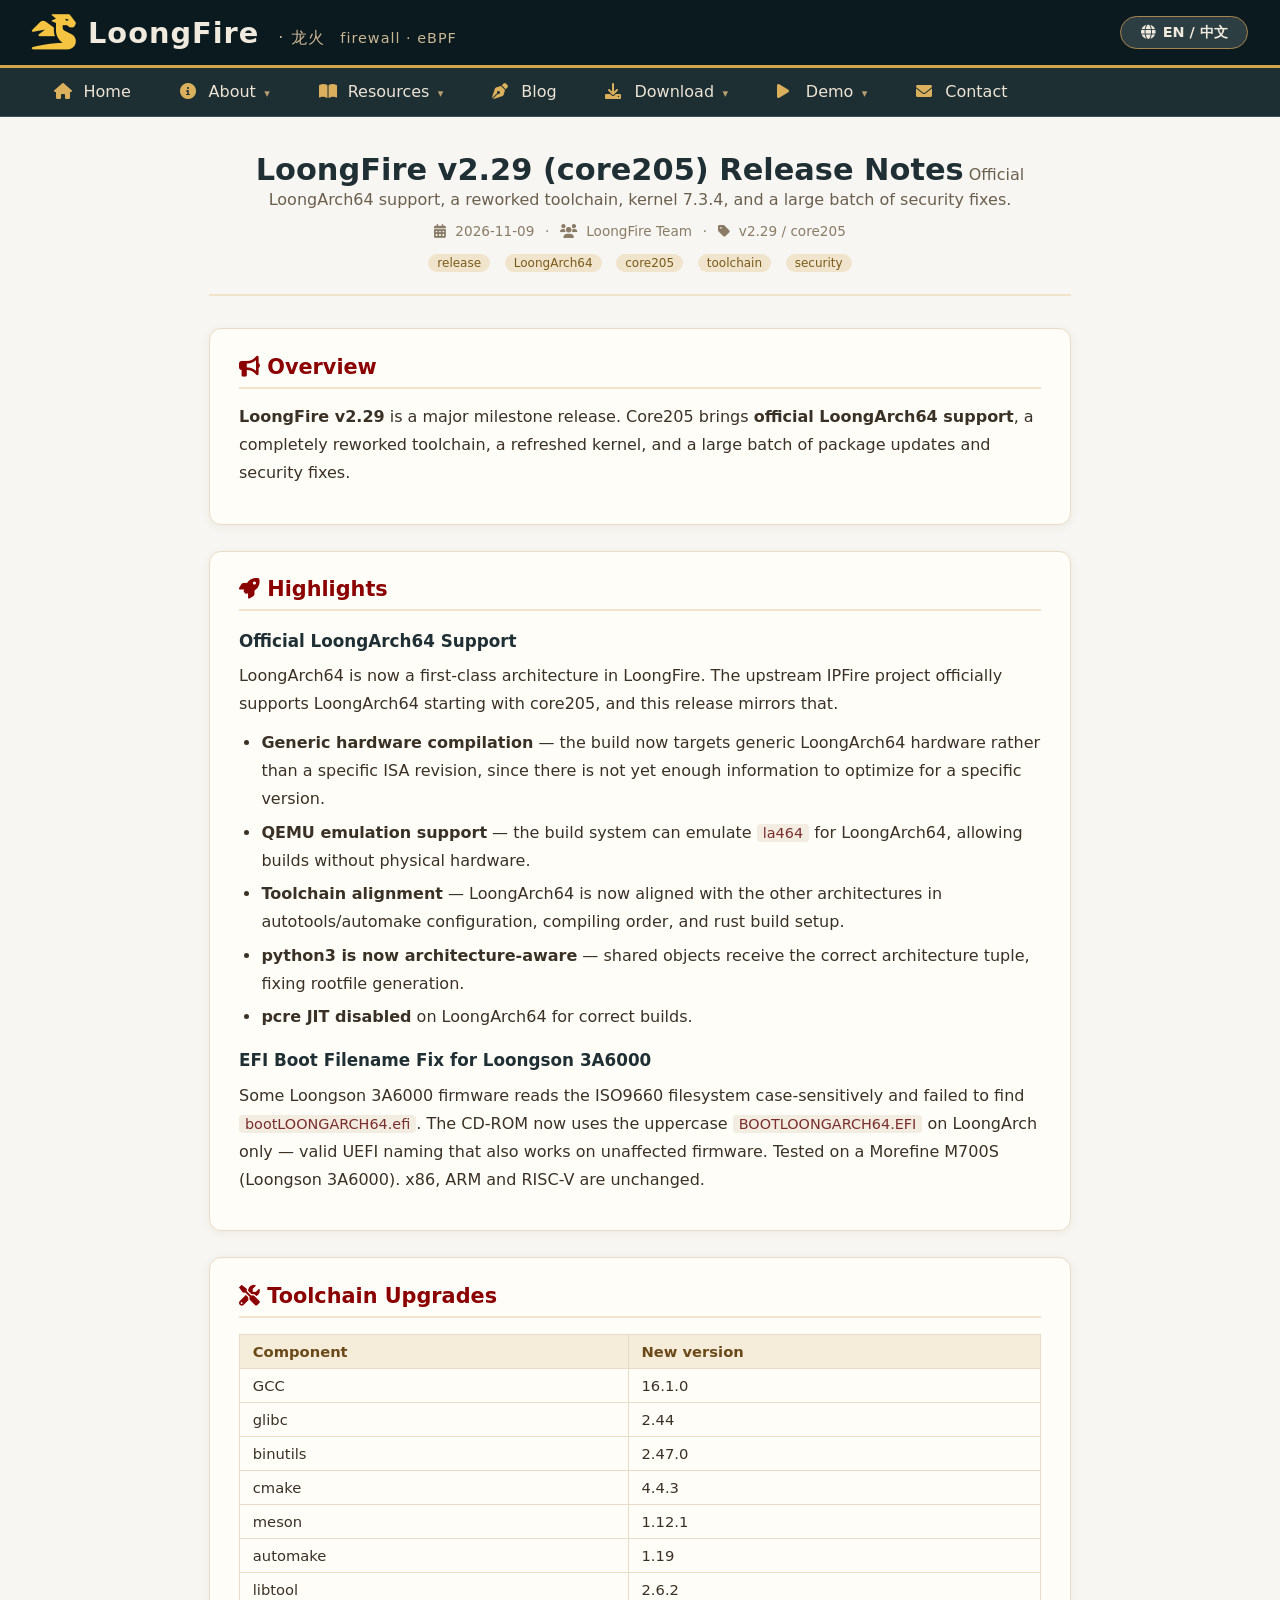
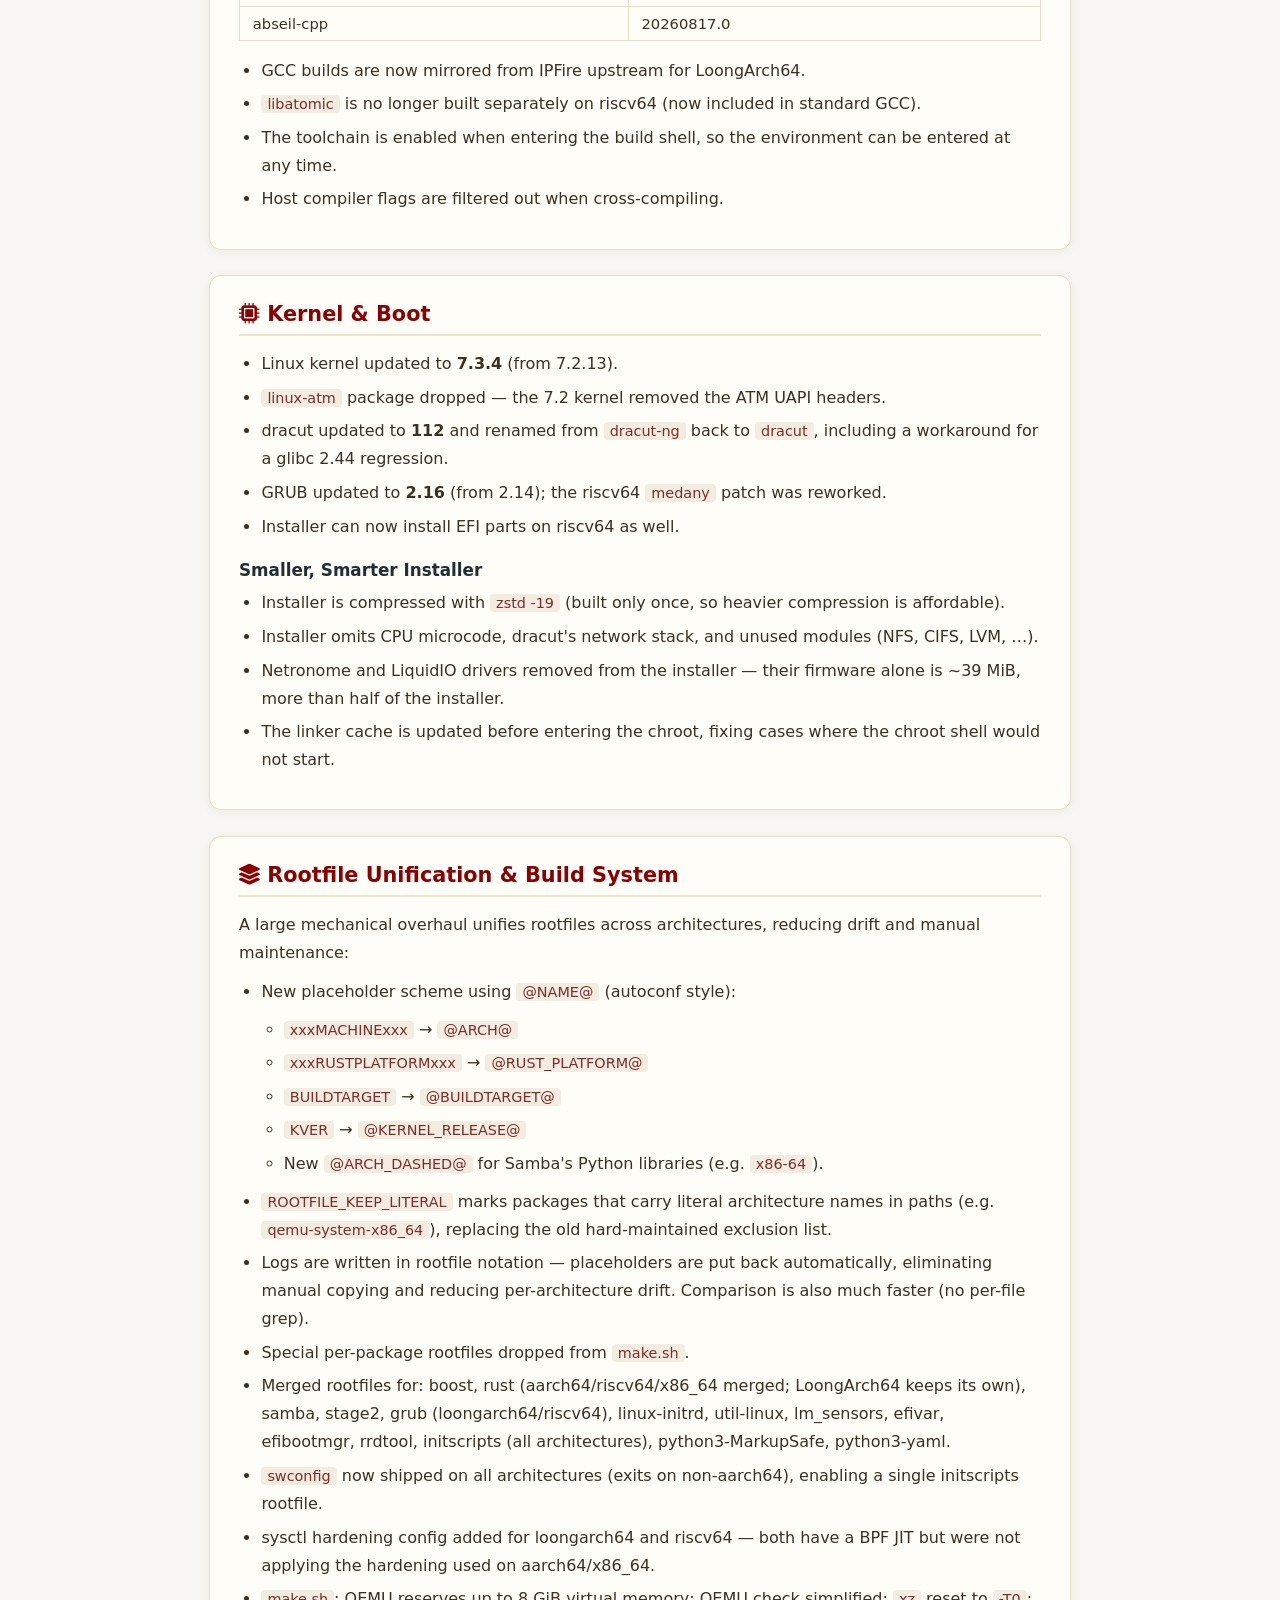
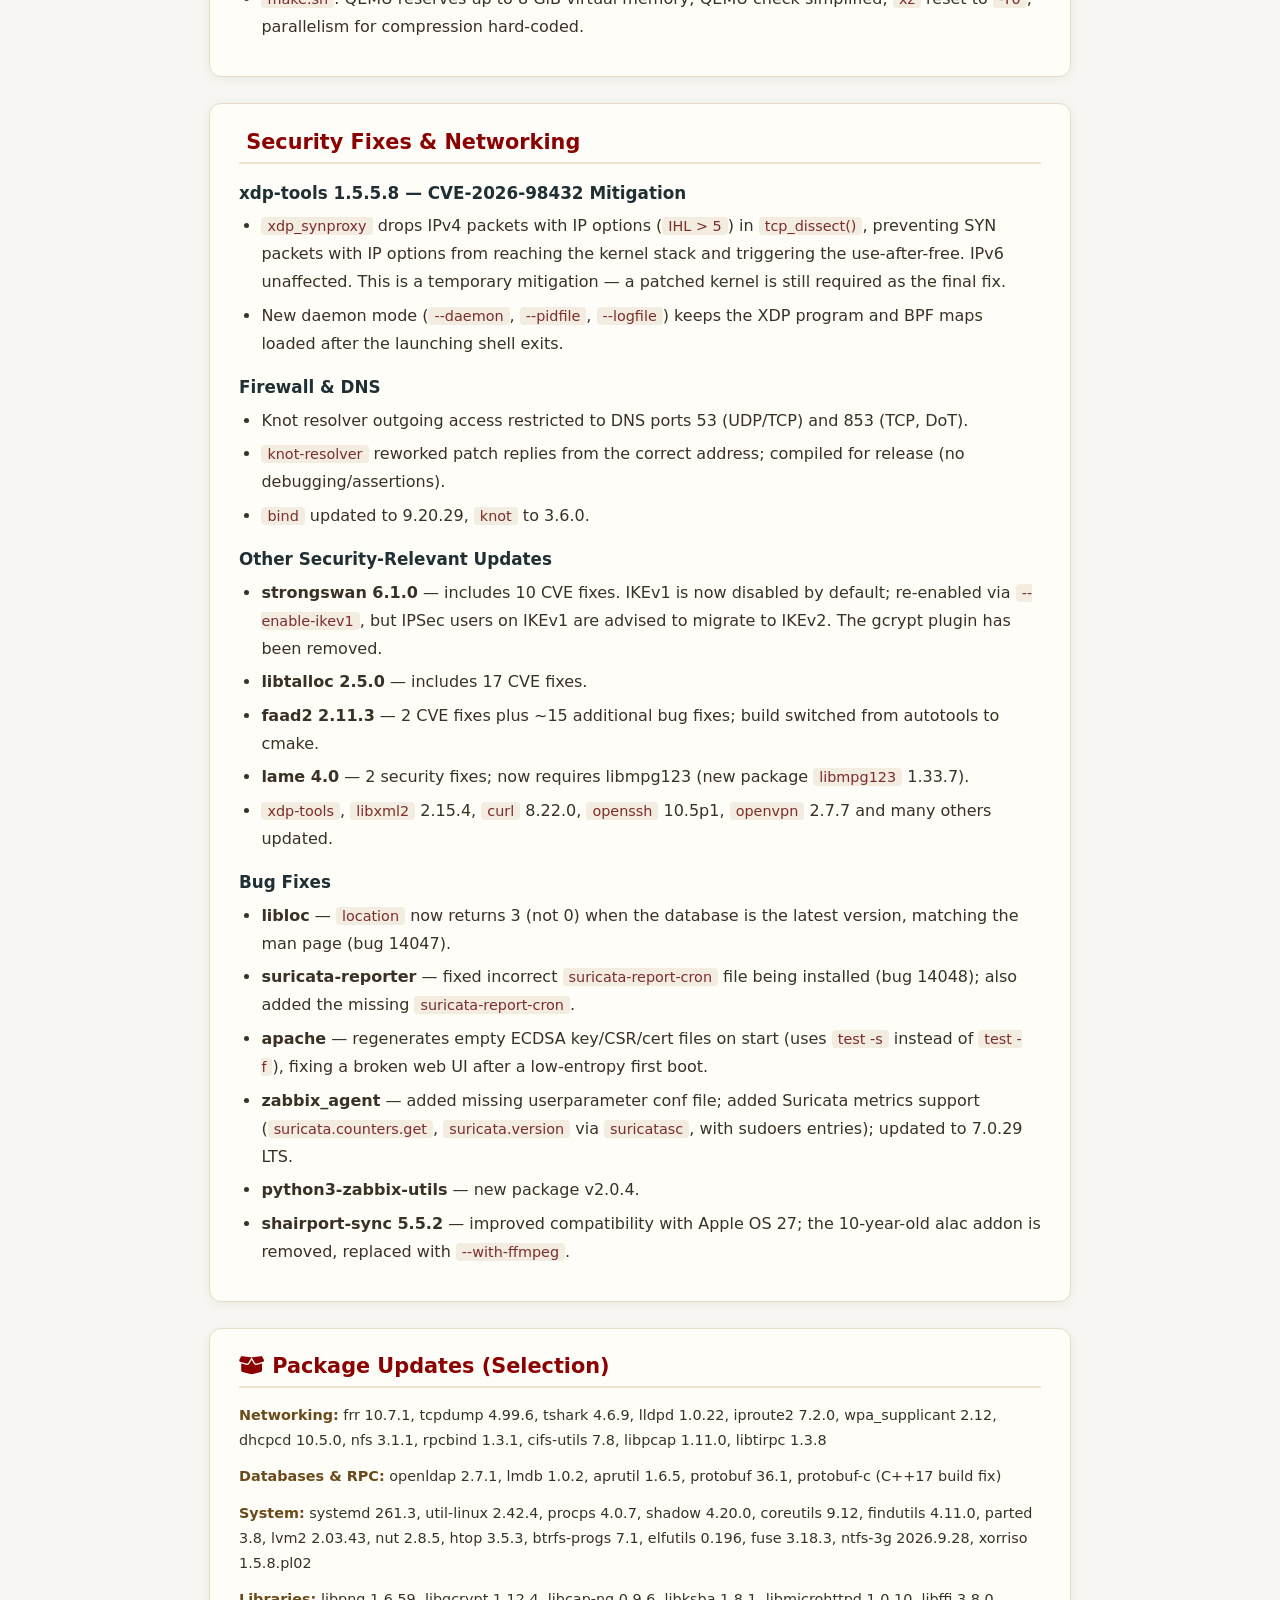
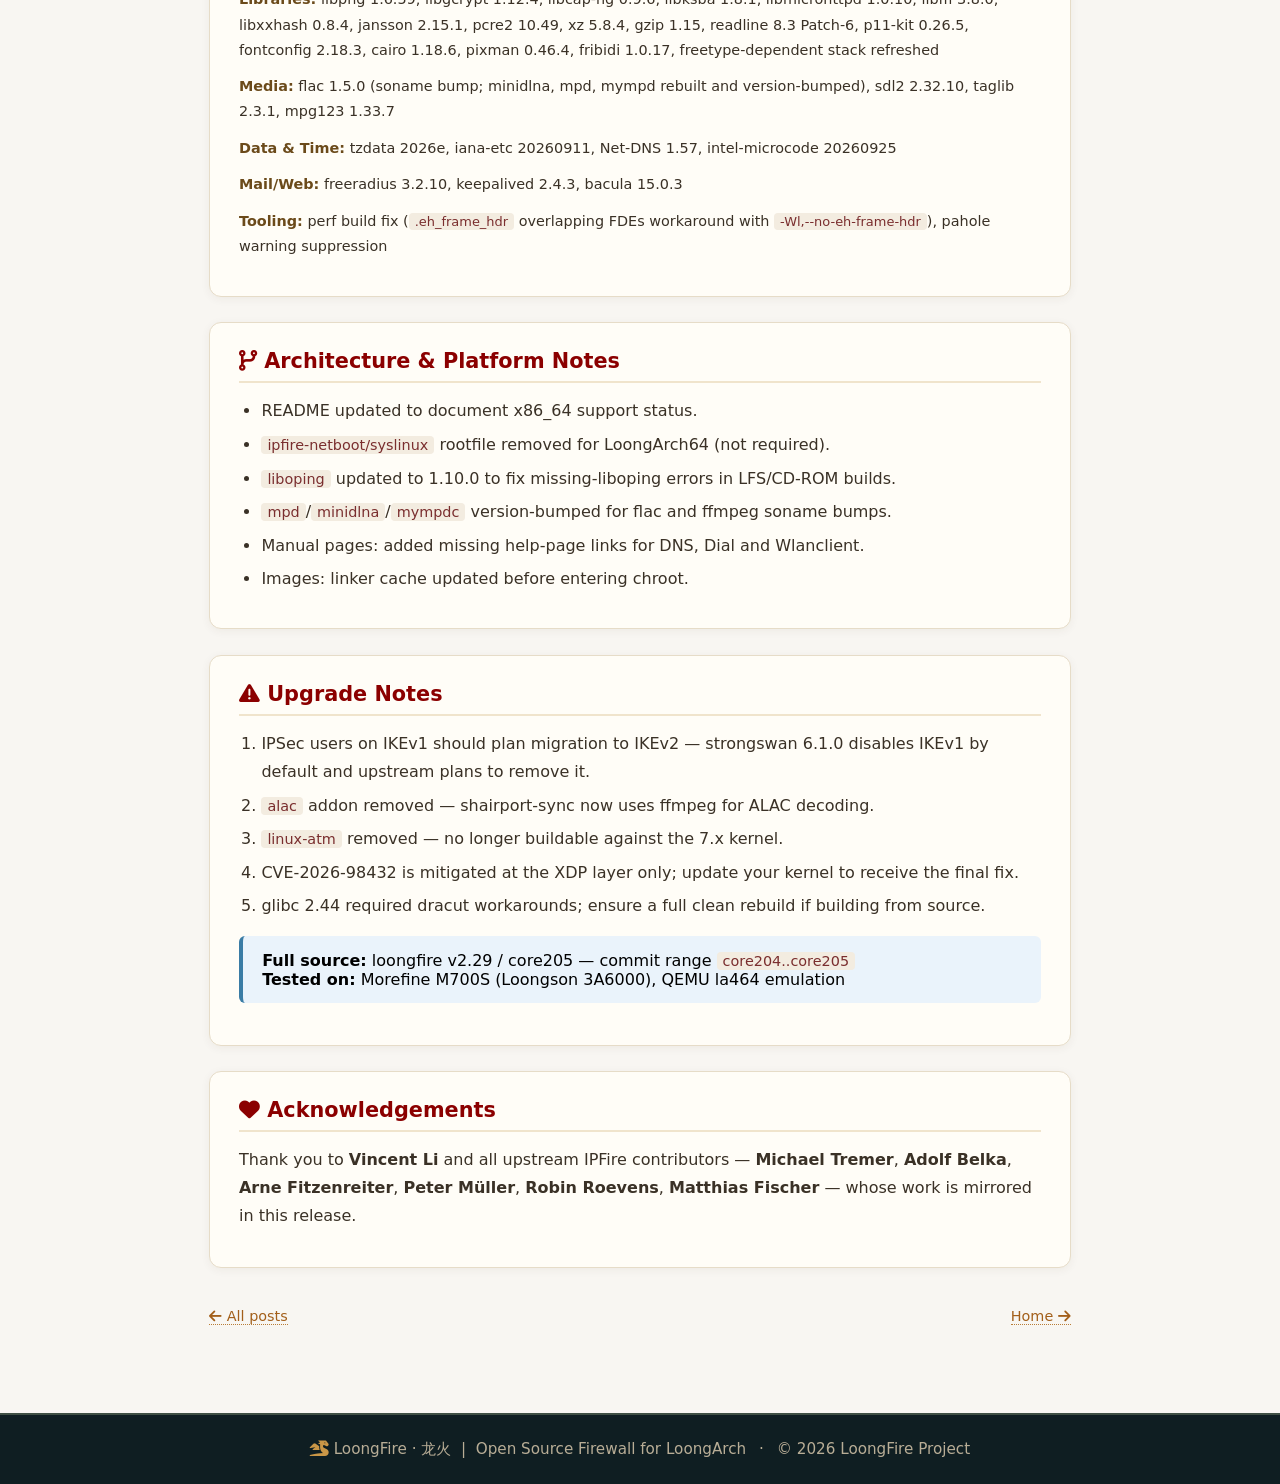
<file: blog/2026-11-09-loongfire-v2.29-core205-release.html>
<!DOCTYPE html>
<html lang="en">
<head>
    <meta charset="UTF-8">
    <meta name="viewport" content="width=device-width, initial-scale=1.0">
    <title>LoongFire v2.29 (core205) Release Notes · LoongFire Blog</title>
    <link rel="stylesheet" href="https://cdnjs.cloudflare.com/ajax/libs/font-awesome/6.0.0-beta3/css/all.min.css">
    <link rel="stylesheet" href="../style.css">
    <style>
        .story-wrap { max-width: 900px; margin: 0 auto; padding: 2rem 1.2rem 4rem; }
        .story-hero { text-align: center; margin-bottom: 2rem; padding-bottom: 1.4rem; border-bottom: 2px solid #f0e4cc; }
        .story-hero h1 { color: #1f2f34; font-size: 1.9rem; line-height: 1.35; margin-bottom: .6rem; }
        .story-hero .subtitle { color: #6b5f4e; font-size: 1rem; }
        .story-meta { font-size: .85rem; color: #8a7c67; margin-top: .9rem; }
        .story-meta i { margin-right: .3rem; }
        .story-tags { margin-top: .8rem; }
        .story-tag {
            display: inline-block; font-size: .75rem; padding: 2px 9px;
            background: #f0e4cc; color: #7a5a1a; border-radius: 12px; margin: 0 .3rem;
        }
        .story-card {
            background: #fffdf7; border: 1px solid #e6dcc8; border-radius: 12px;
            padding: 1.6rem 1.8rem; margin: 1.6rem 0;
            box-shadow: 0 2px 10px rgba(60,45,20,.06);
        }
        .story-card h2 { color: #8b0000; font-size: 1.3rem; margin: 0 0 .9rem; border-bottom: 2px solid #f0e4cc; padding-bottom: .5rem; }
        .story-card h3 { color: #1f2f34; font-size: 1.05rem; margin: 1.2rem 0 .4rem; }
        .story-card p { line-height: 1.75; color: #3a3126; margin: .7rem 0; }
        .story-card ul, .story-card ol { line-height: 1.75; color: #3a3126; margin: .6rem 0 .6rem 1.4rem; }
        .story-card li { margin: .35rem 0; }
        .story-card a { color: #a35f1a; text-decoration: none; border-bottom: 1px dotted #b87d38; }
        .story-card a:hover { color: #8b0000; }
        .story-card code { background: #f3ece0; padding: 1px 6px; border-radius: 4px; font-size: .9em; color: #7a2e2e; }
        .story-card table { border-collapse: collapse; width: 100%; margin: 1rem 0; font-size: .92rem; }
        .story-card th, .story-card td { border: 1px solid #e6dcc8; padding: .5rem .8rem; text-align: left; color: #3a3126; }
        .story-card th { background: #f5ecd9; color: #6b4a1a; font-weight: 600; }
        .story-card tr:nth-child(even) td { background: #fffdf7; }
        .callout { background: #fff4e0; border-left: 4px solid #d9a441; padding: .9rem 1.2rem; border-radius: 6px; margin: 1rem 0; }
        .callout-danger { background: #fdecec; border-left-color: #c0392b; }
        .callout-info { background: #eaf3fb; border-left-color: #3a7ca5; }
        .pkg-list { font-size: .9rem; color: #4a3c24; line-height: 1.7; }
        .pkg-list b { color: #6b4a1a; }
        .post-nav { display: flex; justify-content: space-between; margin: 2.5rem 0 0; font-size: .9rem; }
        .post-nav a { color: #a35f1a; text-decoration: none; border-bottom: 1px dotted #b87d38; }
        body.lang-en [data-lang="zh"], body.lang-zh [data-lang="en"] { display: none !important; }
    </style>
    <!-- Early language application to avoid flash of bilingual content -->
    <script>
    (function () {
        try {
            var lang = new URLSearchParams(location.search).get('lang')
                    || localStorage.getItem('loongfire-lang') || 'en';
            if (lang !== 'zh') lang = 'en';
            document.documentElement.className = 'lang-' + lang;
            document.addEventListener('DOMContentLoaded', function () {
                document.body.classList.remove('lang-en', 'lang-zh');
                document.body.classList.add('lang-' + lang);
                document.documentElement.lang = (lang === 'zh' ? 'zh-CN' : 'en');
                try { localStorage.setItem('loongfire-lang', lang); } catch (e) {}
            });
        } catch (e) {}
    })();
    </script>
</head>
<body class="lang-en">

    <header class="header">
        <div class="logo-area">
            <span class="logo-icon"><i class="fas fa-dragon"></i></span>
            <span class="logo-text">
                LoongFire <small>· 龙火</small>
                <small style="font-weight:300; font-size:0.9rem; margin-left:0.3rem;" data-lang="en">firewall · eBPF</small>
                <small style="font-weight:300; font-size:0.9rem; margin-left:0.3rem;" data-lang="zh">防火墙 · eBPF</small>
            </span>
        </div>
        <button class="lang-toggle" id="langToggle">
            <i class="fas fa-globe"></i>
            <span data-lang="en">EN / 中文</span>
            <span data-lang="zh">中文 / EN</span>
        </button>
    </header>

    <nav class="navbar">
        <ul class="nav-menu">
            <li class="nav-item"><a href="../index.html" class="nav-link"><i class="fas fa-home"></i> <span data-lang="en">Home</span><span data-lang="zh">首页</span></a></li>
            <li class="nav-item dropdown">
                <a href="../index.html#project" class="nav-link"><i class="fas fa-info-circle"></i> <span data-lang="en">About</span><span data-lang="zh">关于</span></a>
                <div class="dropdown-content">
                    <a href="../index.html#project"><span data-lang="en">Project LoongFire</span><span data-lang="zh">LoongFire 项目</span></a>
                    <a href="../index.html#loongson-port"><span data-lang="en">Loongson Port</span><span data-lang="zh">龙芯移植</span></a>
                    <a href="../index.html#team"><span data-lang="en">Team</span><span data-lang="zh">团队</span></a>
                </div>
            </li>
            <li class="nav-item dropdown">
                <a href="#" class="nav-link"><i class="fas fa-book-open"></i> <span data-lang="en">Resources</span><span data-lang="zh">资源</span></a>
                <div class="dropdown-content">
                    <a href="https://ipfire.org/" target="_blank"><span data-lang="en">IPFire Docs</span><span data-lang="zh">IPFire 文档</span></a>
                    <a href="https://ebpf.io/" target="_blank"><span data-lang="en">eBPF.io</span><span data-lang="zh">eBPF 官网</span></a>
                    <a href="https://github.com/vincentmli/loongfire" target="_blank"><span data-lang="en">GitHub</span><span data-lang="zh">GitHub</span></a>
                </div>
            </li>
            <li class="nav-item"><a href="index.html" class="nav-link"><i class="fas fa-pen-nib"></i> <span data-lang="en">Blog</span><span data-lang="zh">博客</span></a></li>
            <li class="nav-item dropdown">
                <a href="#" class="nav-link"><i class="fas fa-download"></i> <span data-lang="en">Download</span><span data-lang="zh">下载</span></a>
                <div class="dropdown-content">
                    <a href="https://www.bpfire.net/download/loongfire/images_loongarch64/" target="_blank"><span data-lang="en">LoongArch</span><span data-lang="zh">龙架构</span></a>
                    <a href="https://www.bpfire.net/download/loongfire/images_x86_64/" target="_blank"><span data-lang="en">X86_64</span><span data-lang="zh">X86_64</span></a>
                </div>
            </li>
            <li class="nav-item dropdown">
                <a href="#" class="nav-link"><i class="fas fa-play"></i> <span data-lang="en">Demo</span><span data-lang="zh">演示</span></a>
                <div class="dropdown-content">
                    <a href="https://youtu.be/1pdNgoP-Kho?si=ar517D0sQq7gYv2_" target="_blank"><span data-lang="en">Youtube Demo Video</span><span data-lang="zh">油管演示视频</span></a>
                    <a href="https://youtu.be/rVHkBf1HB7Y" target="_blank"><span data-lang="en">Loongson Mini PC Demo</span><span data-lang="zh">龙芯迷你 PC 演示</span></a>
                    <a href="https://space.bilibili.com/622328985" target="_blank"><span data-lang="en">Bilibili Video collections</span><span data-lang="zh">Bilibili 视频集</span></a>
                </div>
            </li>
            <li class="nav-item"><a href="../index.html#contactSection" class="nav-link"><i class="fas fa-envelope"></i> <span data-lang="en">Contact</span><span data-lang="zh">联系</span></a></li>
        </ul>
    </nav>

    <main class="story-wrap">
        <!-- story hero -->
        <div class="story-hero">
            <h1 data-lang="en">LoongFire v2.29 (core205) Release Notes</h1>
            <h1 data-lang="zh">LoongFire v2.29（core205）发布说明</h1>
            <p class="subtitle" data-lang="en">Official LoongArch64 support, a reworked toolchain, kernel 7.3.4, and a large batch of security fixes.</p>
            <p class="subtitle" data-lang="zh">正式支持 LoongArch64、重构的工具链、7.3.4 内核，以及一大批安全修复。</p>
            <p class="story-meta">
                <i class="fas fa-calendar-alt"></i>
                <span data-lang="en">2026-11-09</span><span data-lang="zh">2026-11-09</span>
                <span style="margin:0 .4rem;">·</span>
                <i class="fas fa-users"></i>
                <span data-lang="en">LoongFire Team</span><span data-lang="zh">LoongFire 团队</span>
                <span style="margin:0 .4rem;">·</span>
                <i class="fas fa-tag"></i>
                <span data-lang="en">v2.29 / core205</span><span data-lang="zh">v2.29 / core205</span>
            </p>
            <div class="story-tags">
                <span class="story-tag">release</span>
                <span class="story-tag">LoongArch64</span>
                <span class="story-tag">core205</span>
                <span class="story-tag">toolchain</span>
                <span class="story-tag">security</span>
            </div>
        </div>

        <!-- ===================== ENGLISH ===================== -->
        <div data-lang="en">
            <div class="story-card">
                <h2><i class="fas fa-bullhorn"></i> Overview</h2>
                <p><b>LoongFire v2.29</b> is a major milestone release. Core205 brings <b>official LoongArch64 support</b>, a completely reworked toolchain, a refreshed kernel, and a large batch of package updates and security fixes.</p>
            </div>

            <div class="story-card">
                <h2><i class="fas fa-rocket"></i> Highlights</h2>

                <h3>Official LoongArch64 Support</h3>
                <p>LoongArch64 is now a first-class architecture in LoongFire. The upstream IPFire project officially supports LoongArch64 starting with core205, and this release mirrors that.</p>
                <ul>
                    <li><b>Generic hardware compilation</b> — the build now targets generic LoongArch64 hardware rather than a specific ISA revision, since there is not yet enough information to optimize for a specific version.</li>
                    <li><b>QEMU emulation support</b> — the build system can emulate <code>la464</code> for LoongArch64, allowing builds without physical hardware.</li>
                    <li><b>Toolchain alignment</b> — LoongArch64 is now aligned with the other architectures in autotools/automake configuration, compiling order, and rust build setup.</li>
                    <li><b>python3 is now architecture-aware</b> — shared objects receive the correct architecture tuple, fixing rootfile generation.</li>
                    <li><b>pcre JIT disabled</b> on LoongArch64 for correct builds.</li>
                </ul>

                <h3>EFI Boot Filename Fix for Loongson 3A6000</h3>
                <p>Some Loongson 3A6000 firmware reads the ISO9660 filesystem case-sensitively and failed to find <code>bootLOONGARCH64.efi</code>. The CD-ROM now uses the uppercase <code>BOOTLOONGARCH64.EFI</code> on LoongArch only — valid UEFI naming that also works on unaffected firmware. Tested on a Morefine M700S (Loongson 3A6000). x86, ARM and RISC-V are unchanged.</p>
            </div>

            <div class="story-card">
                <h2><i class="fas fa-screwdriver-wrench"></i> Toolchain Upgrades</h2>
                <table>
                    <thead>
                        <tr><th>Component</th><th>New version</th></tr>
                    </thead>
                    <tbody>
                        <tr><td>GCC</td><td>16.1.0</td></tr>
                        <tr><td>glibc</td><td>2.44</td></tr>
                        <tr><td>binutils</td><td>2.47.0</td></tr>
                        <tr><td>cmake</td><td>4.4.3</td></tr>
                        <tr><td>meson</td><td>1.12.1</td></tr>
                        <tr><td>automake</td><td>1.19</td></tr>
                        <tr><td>libtool</td><td>2.6.2</td></tr>
                        <tr><td>abseil-cpp</td><td>20260817.0</td></tr>
                    </tbody>
                </table>
                <ul>
                    <li>GCC builds are now mirrored from IPFire upstream for LoongArch64.</li>
                    <li><code>libatomic</code> is no longer built separately on riscv64 (now included in standard GCC).</li>
                    <li>The toolchain is enabled when entering the build shell, so the environment can be entered at any time.</li>
                    <li>Host compiler flags are filtered out when cross-compiling.</li>
                </ul>
            </div>

            <div class="story-card">
                <h2><i class="fas fa-microchip"></i> Kernel &amp; Boot</h2>
                <ul>
                    <li>Linux kernel updated to <b>7.3.4</b> (from 7.2.13).</li>
                    <li><code>linux-atm</code> package dropped — the 7.2 kernel removed the ATM UAPI headers.</li>
                    <li>dracut updated to <b>112</b> and renamed from <code>dracut-ng</code> back to <code>dracut</code>, including a workaround for a glibc 2.44 regression.</li>
                    <li>GRUB updated to <b>2.16</b> (from 2.14); the riscv64 <code>medany</code> patch was reworked.</li>
                    <li>Installer can now install EFI parts on riscv64 as well.</li>
                </ul>

                <h3>Smaller, Smarter Installer</h3>
                <ul>
                    <li>Installer is compressed with <code>zstd -19</code> (built only once, so heavier compression is affordable).</li>
                    <li>Installer omits CPU microcode, dracut's network stack, and unused modules (NFS, CIFS, LVM, …).</li>
                    <li>Netronome and LiquidIO drivers removed from the installer — their firmware alone is ~39 MiB, more than half of the installer.</li>
                    <li>The linker cache is updated before entering the chroot, fixing cases where the chroot shell would not start.</li>
                </ul>
            </div>

            <div class="story-card">
                <h2><i class="fas fa-layer-group"></i> Rootfile Unification &amp; Build System</h2>
                <p>A large mechanical overhaul unifies rootfiles across architectures, reducing drift and manual maintenance:</p>
                <ul>
                    <li>New placeholder scheme using <code>@NAME@</code> (autoconf style):
                        <ul>
                            <li><code>xxxMACHINExxx</code> → <code>@ARCH@</code></li>
                            <li><code>xxxRUSTPLATFORMxxx</code> → <code>@RUST_PLATFORM@</code></li>
                            <li><code>BUILDTARGET</code> → <code>@BUILDTARGET@</code></li>
                            <li><code>KVER</code> → <code>@KERNEL_RELEASE@</code></li>
                            <li>New <code>@ARCH_DASHED@</code> for Samba's Python libraries (e.g. <code>x86-64</code>).</li>
                        </ul>
                    </li>
                    <li><code>ROOTFILE_KEEP_LITERAL</code> marks packages that carry literal architecture names in paths (e.g. <code>qemu-system-x86_64</code>), replacing the old hard-maintained exclusion list.</li>
                    <li>Logs are written in rootfile notation — placeholders are put back automatically, eliminating manual copying and reducing per-architecture drift. Comparison is also much faster (no per-file grep).</li>
                    <li>Special per-package rootfiles dropped from <code>make.sh</code>.</li>
                    <li>Merged rootfiles for: boost, rust (aarch64/riscv64/x86_64 merged; LoongArch64 keeps its own), samba, stage2, grub (loongarch64/riscv64), linux-initrd, util-linux, lm_sensors, efivar, efibootmgr, rrdtool, initscripts (all architectures), python3-MarkupSafe, python3-yaml.</li>
                    <li><code>swconfig</code> now shipped on all architectures (exits on non-aarch64), enabling a single initscripts rootfile.</li>
                    <li>sysctl hardening config added for loongarch64 and riscv64 — both have a BPF JIT but were not applying the hardening used on aarch64/x86_64.</li>
                    <li><code>make.sh</code>: QEMU reserves up to 8 GiB virtual memory; QEMU check simplified; <code>xz</code> reset to <code>-T0</code>; parallelism for compression hard-coded.</li>
                </ul>
            </div>

            <div class="story-card">
                <h2><i class="fas fa-shield-halved"></i> Security Fixes &amp; Networking</h2>

                <h3>xdp-tools 1.5.5.8 — CVE-2026-98432 Mitigation</h3>
                <ul>
                    <li><code>xdp_synproxy</code> drops IPv4 packets with IP options (<code>IHL &gt; 5</code>) in <code>tcp_dissect()</code>, preventing SYN packets with IP options from reaching the kernel stack and triggering the use-after-free. IPv6 unaffected. This is a temporary mitigation — a patched kernel is still required as the final fix.</li>
                    <li>New daemon mode (<code>--daemon</code>, <code>--pidfile</code>, <code>--logfile</code>) keeps the XDP program and BPF maps loaded after the launching shell exits.</li>
                </ul>

                <h3>Firewall &amp; DNS</h3>
                <ul>
                    <li>Knot resolver outgoing access restricted to DNS ports 53 (UDP/TCP) and 853 (TCP, DoT).</li>
                    <li><code>knot-resolver</code> reworked patch replies from the correct address; compiled for release (no debugging/assertions).</li>
                    <li><code>bind</code> updated to 9.20.29, <code>knot</code> to 3.6.0.</li>
                </ul>

                <h3>Other Security-Relevant Updates</h3>
                <ul>
                    <li><b>strongswan 6.1.0</b> — includes 10 CVE fixes. IKEv1 is now disabled by default; re-enabled via <code>--enable-ikev1</code>, but IPSec users on IKEv1 are advised to migrate to IKEv2. The gcrypt plugin has been removed.</li>
                    <li><b>libtalloc 2.5.0</b> — includes 17 CVE fixes.</li>
                    <li><b>faad2 2.11.3</b> — 2 CVE fixes plus ~15 additional bug fixes; build switched from autotools to cmake.</li>
                    <li><b>lame 4.0</b> — 2 security fixes; now requires libmpg123 (new package <code>libmpg123</code> 1.33.7).</li>
                    <li><code>xdp-tools</code>, <code>libxml2</code> 2.15.4, <code>curl</code> 8.22.0, <code>openssh</code> 10.5p1, <code>openvpn</code> 2.7.7 and many others updated.</li>
                </ul>

                <h3>Bug Fixes</h3>
                <ul>
                    <li><b>libloc</b> — <code>location</code> now returns 3 (not 0) when the database is the latest version, matching the man page (bug 14047).</li>
                    <li><b>suricata-reporter</b> — fixed incorrect <code>suricata-report-cron</code> file being installed (bug 14048); also added the missing <code>suricata-report-cron</code>.</li>
                    <li><b>apache</b> — regenerates empty ECDSA key/CSR/cert files on start (uses <code>test -s</code> instead of <code>test -f</code>), fixing a broken web UI after a low-entropy first boot.</li>
                    <li><b>zabbix_agent</b> — added missing userparameter conf file; added Suricata metrics support (<code>suricata.counters.get</code>, <code>suricata.version</code> via <code>suricatasc</code>, with sudoers entries); updated to 7.0.29 LTS.</li>
                    <li><b>python3-zabbix-utils</b> — new package v2.0.4.</li>
                    <li><b>shairport-sync 5.5.2</b> — improved compatibility with Apple OS 27; the 10-year-old alac addon is removed, replaced with <code>--with-ffmpeg</code>.</li>
                </ul>
            </div>

            <div class="story-card">
                <h2><i class="fas fa-box-open"></i> Package Updates (Selection)</h2>
                <div class="pkg-list">
                    <p><b>Networking:</b> frr 10.7.1, tcpdump 4.99.6, tshark 4.6.9, lldpd 1.0.22, iproute2 7.2.0, wpa_supplicant 2.12, dhcpcd 10.5.0, nfs 3.1.1, rpcbind 1.3.1, cifs-utils 7.8, libpcap 1.11.0, libtirpc 1.3.8</p>
                    <p><b>Databases &amp; RPC:</b> openldap 2.7.1, lmdb 1.0.2, aprutil 1.6.5, protobuf 36.1, protobuf-c (C++17 build fix)</p>
                    <p><b>System:</b> systemd 261.3, util-linux 2.42.4, procps 4.0.7, shadow 4.20.0, coreutils 9.12, findutils 4.11.0, parted 3.8, lvm2 2.03.43, nut 2.8.5, htop 3.5.3, btrfs-progs 7.1, elfutils 0.196, fuse 3.18.3, ntfs-3g 2026.9.28, xorriso 1.5.8.pl02</p>
                    <p><b>Libraries:</b> libpng 1.6.59, libgcrypt 1.12.4, libcap-ng 0.9.6, libksba 1.8.1, libmicrohttpd 1.0.10, libffi 3.8.0, libxxhash 0.8.4, jansson 2.15.1, pcre2 10.49, xz 5.8.4, gzip 1.15, readline 8.3 Patch-6, p11-kit 0.26.5, fontconfig 2.18.3, cairo 1.18.6, pixman 0.46.4, fribidi 1.0.17, freetype-dependent stack refreshed</p>
                    <p><b>Media:</b> flac 1.5.0 (soname bump; minidlna, mpd, mympd rebuilt and version-bumped), sdl2 2.32.10, taglib 2.3.1, mpg123 1.33.7</p>
                    <p><b>Data &amp; Time:</b> tzdata 2026e, iana-etc 20260911, Net-DNS 1.57, intel-microcode 20260925</p>
                    <p><b>Mail/Web:</b> freeradius 3.2.10, keepalived 2.4.3, bacula 15.0.3</p>
                    <p><b>Tooling:</b> perf build fix (<code>.eh_frame_hdr</code> overlapping FDEs workaround with <code>-Wl,--no-eh-frame-hdr</code>), pahole warning suppression</p>
                </div>
            </div>

            <div class="story-card">
                <h2><i class="fas fa-code-branch"></i> Architecture &amp; Platform Notes</h2>
                <ul>
                    <li>README updated to document x86_64 support status.</li>
                    <li><code>ipfire-netboot/syslinux</code> rootfile removed for LoongArch64 (not required).</li>
                    <li><code>liboping</code> updated to 1.10.0 to fix missing-liboping errors in LFS/CD-ROM builds.</li>
                    <li><code>mpd</code>/<code>minidlna</code>/<code>mympdc</code> version-bumped for flac and ffmpeg soname bumps.</li>
                    <li>Manual pages: added missing help-page links for DNS, Dial and Wlanclient.</li>
                    <li>Images: linker cache updated before entering chroot.</li>
                </ul>
            </div>

            <div class="story-card">
                <h2><i class="fas fa-exclamation-triangle"></i> Upgrade Notes</h2>
                <ol>
                    <li>IPSec users on IKEv1 should plan migration to IKEv2 — strongswan 6.1.0 disables IKEv1 by default and upstream plans to remove it.</li>
                    <li><code>alac</code> addon removed — shairport-sync now uses ffmpeg for ALAC decoding.</li>
                    <li><code>linux-atm</code> removed — no longer buildable against the 7.x kernel.</li>
                    <li>CVE-2026-98432 is mitigated at the XDP layer only; update your kernel to receive the final fix.</li>
                    <li>glibc 2.44 required dracut workarounds; ensure a full clean rebuild if building from source.</li>
                </ol>
                <div class="callout callout-info">
                    <b>Full source:</b> loongfire v2.29 / core205 — commit range <code>core204..core205</code><br>
                    <b>Tested on:</b> Morefine M700S (Loongson 3A6000), QEMU la464 emulation
                </div>
            </div>

            <div class="story-card">
                <h2><i class="fas fa-heart"></i> Acknowledgements</h2>
                <p>Thank you to <b>Vincent Li</b> and all upstream IPFire contributors — <b>Michael Tremer</b>, <b>Adolf Belka</b>, <b>Arne Fitzenreiter</b>, <b>Peter Müller</b>, <b>Robin Roevens</b>, <b>Matthias Fischer</b> — whose work is mirrored in this release.</p>
            </div>
        </div>

        <!-- ===================== 中文 ===================== -->
        <div data-lang="zh">
            <div class="story-card">
                <h2><i class="fas fa-bullhorn"></i> 概述</h2>
                <p><b>LoongFire v2.29</b> 是一个重要的里程碑版本。Core205 带来了<b>正式支持 LoongArch64</b>、全面重构的工具链、更新的内核，以及大量软件包更新和安全修复。</p>
            </div>

            <div class="story-card">
                <h2><i class="fas fa-rocket"></i> 亮点</h2>

                <h3>正式支持 LoongArch64</h3>
                <p>LoongArch64 现已成为 LoongFire 的一等架构。上游 IPFire 项目从 core205 开始正式支持 LoongArch64，本版本与之保持一致。</p>
                <ul>
                    <li><b>通用硬件编译</b> —— 构建现在面向通用 LoongArch64 硬件，而非特定 ISA 版本，因为目前还没有足够信息来决定针对特定版本进行优化。</li>
                    <li><b>QEMU 模拟支持</b> —— 构建系统可以模拟 <code>la464</code>，无需物理硬件即可构建。</li>
                    <li><b>工具链对齐</b> —— LoongArch64 现在在 autotools/automake 配置、编译顺序和 rust 构建配置上与其他架构保持一致。</li>
                    <li><b>python3 现已感知架构</b> —— 共享对象获得正确的架构元组，修复了 rootfile 生成问题。</li>
                    <li><b>LoongArch64 上禁用 pcre JIT</b>，以确保正确构建。</li>
                </ul>

                <h3>Loongson 3A6000 的 EFI 启动文件名修复</h3>
                <p>部分 Loongson 3A6000 固件以区分大小写的方式读取 ISO9660 文件系统，无法找到 <code>bootLOONGARCH64.efi</code>。CD-ROM 现在仅在 LoongArch 上使用大写的 <code>BOOTLOONGARCH64.EFI</code> —— 这是合法的 UEFI 命名，在不受影响的固件上同样有效。已在 Morefine M700S（Loongson 3A6000）上测试。x86、ARM 和 RISC-V 保持不变。</p>
            </div>

            <div class="story-card">
                <h2><i class="fas fa-screwdriver-wrench"></i> 工具链升级</h2>
                <table>
                    <thead>
                        <tr><th>组件</th><th>新版本</th></tr>
                    </thead>
                    <tbody>
                        <tr><td>GCC</td><td>16.1.0</td></tr>
                        <tr><td>glibc</td><td>2.44</td></tr>
                        <tr><td>binutils</td><td>2.47.0</td></tr>
                        <tr><td>cmake</td><td>4.4.3</td></tr>
                        <tr><td>meson</td><td>1.12.1</td></tr>
                        <tr><td>automake</td><td>1.19</td></tr>
                        <tr><td>libtool</td><td>2.6.2</td></tr>
                        <tr><td>abseil-cpp</td><td>20260817.0</td></tr>
                    </tbody>
                </table>
                <ul>
                    <li>LoongArch64 的 GCC 构建现在镜像自 IPFire 上游。</li>
                    <li>riscv64 上不再单独构建 <code>libatomic</code>（现已包含在标准 GCC 构建中）。</li>
                    <li>进入构建 shell 时启用工具链，因此可以随时进入该环境。</li>
                    <li>交叉编译时过滤掉宿主编译器不支持的标志。</li>
                </ul>
            </div>

            <div class="story-card">
                <h2><i class="fas fa-microchip"></i> 内核与启动</h2>
                <ul>
                    <li>Linux 内核更新至 <b>7.3.4</b>（从 7.2.13）。</li>
                    <li>移除 <code>linux-atm</code> 软件包 —— 7.2 内核移除了 ATM UAPI 头文件。</li>
                    <li>dracut 更新至 <b>112</b>，并从 <code>dracut-ng</code> 改回 <code>dracut</code>，包含针对 glibc 2.44 回归问题的规避方案。</li>
                    <li>GRUB 更新至 <b>2.16</b>（从 2.14）；riscv64 的 <code>medany</code> 补丁已重做。</li>
                    <li>安装程序现在也可以在 riscv64 上安装 EFI 部分。</li>
                </ul>

                <h3>更小、更智能的安装程序</h3>
                <ul>
                    <li>安装程序使用 <code>zstd -19</code> 压缩（只构建一次，因此可以承受更重的压缩）。</li>
                    <li>安装程序省略 CPU 微码、dracut 的网络栈以及未使用的模块（NFS、CIFS、LVM……）。</li>
                    <li>从安装程序中移除 Netronome 和 LiquidIO 驱动 —— 仅其固件就约 39 MiB，超过安装程序的一半。</li>
                    <li>进入 chroot 前更新链接器缓存，修复了 chroot shell 无法启动的情况。</li>
                </ul>
            </div>

            <div class="story-card">
                <h2><i class="fas fa-layer-group"></i> Rootfile 统一与构建系统</h2>
                <p>一次大规模的机械性重构统一了跨架构的 rootfile，减少了漂移和手动维护：</p>
                <ul>
                    <li>新的占位符方案，使用 <code>@NAME@</code>（autoconf 风格）：
                        <ul>
                            <li><code>xxxMACHINExxx</code> → <code>@ARCH@</code></li>
                            <li><code>xxxRUSTPLATFORMxxx</code> → <code>@RUST_PLATFORM@</code></li>
                            <li><code>BUILDTARGET</code> → <code>@BUILDTARGET@</code></li>
                            <li><code>KVER</code> → <code>@KERNEL_RELEASE@</code></li>
                            <li>新增 <code>@ARCH_DASHED@</code>，用于 Samba 的 Python 库（例如 <code>x86-64</code>）。</li>
                        </ul>
                    </li>
                    <li><code>ROOTFILE_KEEP_LITERAL</code> 标记在路径中包含字面架构名称的软件包（例如 <code>qemu-system-x86_64</code>），取代了旧的硬编码排除列表。</li>
                    <li>日志以 rootfile 记法写入 —— 占位符自动放回，消除了手动复制并减少了各架构间的漂移。比较速度也大幅提升（不再对每个文件执行 grep）。</li>
                    <li>从 <code>make.sh</code> 中移除特殊的按包 rootfile。</li>
                    <li>合并 rootfile：boost、rust（aarch64/riscv64/x86_64 合并；LoongArch64 保留自己的）、samba、stage2、grub（loongarch64/riscv64）、linux-initrd、util-linux、lm_sensors、efivar、efibootmgr、rrdtool、initscripts（所有架构）、python3-MarkupSafe、python3-yaml。</li>
                    <li><code>swconfig</code> 现在在所有架构上发布（在非 aarch64 上直接退出），从而实现单一的 initscripts rootfile。</li>
                    <li>为 loongarch64 和 riscv64 添加 sysctl 加固配置 —— 两者都有 BPF JIT，但此前未应用 aarch64/x86_64 上使用的加固措施。</li>
                    <li><code>make.sh</code>：QEMU 预留最多 8 GiB 虚拟内存；简化 QEMU 检查；<code>xz</code> 重置为 <code>-T0</code>；压缩并行度硬编码。</li>
                </ul>
            </div>

            <div class="story-card">
                <h2><i class="fas fa-shield-halved"></i> 安全修复与网络</h2>

                <h3>xdp-tools 1.5.5.8 —— CVE-2026-98432 缓解</h3>
                <ul>
                    <li><code>xdp_synproxy</code> 丢弃带 IP 选项的 IPv4 数据包（<code>IHL &gt; 5</code>），在 <code>tcp_dissect()</code> 中处理，防止带 IP 选项的 SYN 包到达内核栈并触发释放后使用漏洞。IPv6 不受影响。这是临时缓解措施 —— 最终修复仍需打补丁的内核。</li>
                    <li>新增守护进程模式（<code>--daemon</code>、<code>--pidfile</code>、<code>--logfile</code>），使启动 shell 退出后 XDP 程序和 BPF map 保持加载。</li>
                </ul>

                <h3>防火墙与 DNS</h3>
                <ul>
                    <li>Knot 解析器的出站访问限制为 DNS 端口 53（UDP/TCP）和 853（TCP，DoT）。</li>
                    <li><code>knot-resolver</code> 重做的补丁从正确地址回复；为发布版编译（无调试/断言）。</li>
                    <li><code>bind</code> 更新至 9.20.29，<code>knot</code> 更新至 3.6.0。</li>
                </ul>

                <h3>其他安全相关更新</h3>
                <ul>
                    <li><b>strongswan 6.1.0</b> —— 包含 10 个 CVE 修复。IKEv1 现在默认禁用；通过 <code>--enable-ikev1</code> 重新启用，但建议 IKEv1 的 IPSec 用户迁移到 IKEv2。gcrypt 插件已移除。</li>
                    <li><b>libtalloc 2.5.0</b> —— 包含 17 个 CVE 修复。</li>
                    <li><b>faad2 2.11.3</b> —— 2 个 CVE 修复以及约 15 个额外 bug 修复；构建从 autotools 切换到 cmake。</li>
                    <li><b>lame 4.0</b> —— 2 个安全修复；现在需要 libmpg123（新软件包 <code>libmpg123</code> 1.33.7）。</li>
                    <li><code>xdp-tools</code>、<code>libxml2</code> 2.15.4、<code>curl</code> 8.22.0、<code>openssh</code> 10.5p1、<code>openvpn</code> 2.7.7 等众多软件包已更新。</li>
                </ul>

                <h3>Bug 修复</h3>
                <ul>
                    <li><b>libloc</b> —— 当数据库为最新版本时，<code>location</code> 现在返回 3（而非 0），与手册页一致（bug 14047）。</li>
                    <li><b>suricata-reporter</b> —— 修复了安装错误的 <code>suricata-report-cron</code> 文件的问题（bug 14048）；同时添加了缺失的 <code>suricata-report-cron</code>。</li>
                    <li><b>apache</b> —— 启动时重新生成空的 ECDSA 密钥/CSR/证书文件（使用 <code>test -s</code> 而非 <code>test -f</code>），修复了低熵首次启动后 Web UI 损坏的问题。</li>
                    <li><b>zabbix_agent</b> —— 添加缺失的 userparameter 配置文件；新增 Suricata 指标支持（通过 <code>suricatasc</code> 的 <code>suricata.counters.get</code>、<code>suricata.version</code>，并配置 sudoers 条目）；更新至 7.0.29 LTS。</li>
                    <li><b>python3-zabbix-utils</b> —— 新软件包 v2.0.4。</li>
                    <li><b>shairport-sync 5.5.2</b> —— 改善与 Apple OS 27 的兼容性；已有 10 年历史的 alac 插件被移除，替换为 <code>--with-ffmpeg</code>。</li>
                </ul>
            </div>

            <div class="story-card">
                <h2><i class="fas fa-box-open"></i> 软件包更新（部分）</h2>
                <div class="pkg-list">
                    <p><b>网络：</b>frr 10.7.1、tcpdump 4.99.6、tshark 4.6.9、lldpd 1.0.22、iproute2 7.2.0、wpa_supplicant 2.12、dhcpcd 10.5.0、nfs 3.1.1、rpcbind 1.3.1、cifs-utils 7.8、libpcap 1.11.0、libtirpc 1.3.8</p>
                    <p><b>数据库与 RPC：</b>openldap 2.7.1、lmdb 1.0.2、aprutil 1.6.5、protobuf 36.1、protobuf-c（C++17 构建修复）</p>
                    <p><b>系统：</b>systemd 261.3、util-linux 2.42.4、procps 4.0.7、shadow 4.20.0、coreutils 9.12、findutils 4.11.0、parted 3.8、lvm2 2.03.43、nut 2.8.5、htop 3.5.3、btrfs-progs 7.1、elfutils 0.196、fuse 3.18.3、ntfs-3g 2026.9.28、xorriso 1.5.8.pl02</p>
                    <p><b>库：</b>libpng 1.6.59、libgcrypt 1.12.4、libcap-ng 0.9.6、libksba 1.8.1、libmicrohttpd 1.0.10、libffi 3.8.0、libxxhash 0.8.4、jansson 2.15.1、pcre2 10.49、xz 5.8.4、gzip 1.15、readline 8.3 Patch-6、p11-kit 0.26.5、fontconfig 2.18.3、cairo 1.18.6、pixman 0.46.4、fribidi 1.0.17，freetype 依赖栈已刷新</p>
                    <p><b>媒体：</b>flac 1.5.0（soname 升级；minidlna、mpd、mympdc 重新构建并版本递增）、sdl2 2.32.10、taglib 2.3.1、mpg123 1.33.7</p>
                    <p><b>数据与时间：</b>tzdata 2026e、iana-etc 20260911、Net-DNS 1.57、intel-microcode 20260925</p>
                    <p><b>邮件/Web：</b>freeradius 3.2.10、keepalived 2.4.3、bacula 15.0.3</p>
                    <p><b>工具：</b>perf 构建修复（使用 <code>-Wl,--no-eh-frame-hdr</code> 规避 <code>.eh_frame_hdr</code> 重叠 FDE 问题）、pahole 警告抑制</p>
                </div>
            </div>

            <div class="story-card">
                <h2><i class="fas fa-code-branch"></i> 架构与平台说明</h2>
                <ul>
                    <li>更新 README，记录 x86_64 支持状态。</li>
                    <li>移除 LoongArch64 的 <code>ipfire-netboot/syslinux</code> rootfile（不需要）。</li>
                    <li><code>liboping</code> 更新至 1.10.0，修复 LFS/CD-ROM 构建中缺失 liboping 的错误。</li>
                    <li><code>mpd</code>/<code>minidlna</code>/<code>mympdc</code> 因 flac 和 ffmpeg soname 升级而递增版本。</li>
                    <li>手册页：为 DNS、Dial 和 Wlanclient 添加缺失的帮助页链接。</li>
                    <li>镜像：进入 chroot 前更新链接器缓存。</li>
                </ul>
            </div>

            <div class="story-card">
                <h2><i class="fas fa-exclamation-triangle"></i> 升级注意事项</h2>
                <ol>
                    <li>使用 IKEv1 的 IPSec 用户应计划迁移到 IKEv2 —— strongswan 6.1.0 默认禁用 IKEv1，上游计划移除它。</li>
                    <li><code>alac</code> 插件已移除 —— shairport-sync 现在使用 ffmpeg 进行 ALAC 解码。</li>
                    <li><code>linux-atm</code> 已移除 —— 无法再针对 7.x 内核构建。</li>
                    <li>CVE-2026-98432 仅在 XDP 层缓解；请更新内核以获得最终修复。</li>
                    <li>glibc 2.44 需要 dracut 规避方案；如果从源码构建，请确保完全干净重建。</li>
                </ol>
                <div class="callout callout-info">
                    <b>完整源码：</b>loongfire v2.29 / core205 — 提交范围 <code>core204..core205</code><br>
                    <b>测试平台：</b>Morefine M700S（Loongson 3A6000）、QEMU la464 模拟
                </div>
            </div>

            <div class="story-card">
                <h2><i class="fas fa-heart"></i> 致谢</h2>
                <p>感谢 <b>Vincent Li</b> 以及所有上游 IPFire 贡献者 —— <b>Michael Tremer</b>、<b>Adolf Belka</b>、<b>Arne Fitzenreiter</b>、<b>Peter Müller</b>、<b>Robin Roevens</b>、<b>Matthias Fischer</b>，本版本镜像了他们的工作。</p>
            </div>
        </div>

        <div class="post-nav">
            <a href="index.html"><i class="fas fa-arrow-left"></i>
                <span data-lang="en">All posts</span><span data-lang="zh">全部文章</span>
            </a>
            <a href="../index.html">
                <span data-lang="en">Home</span><span data-lang="zh">首页</span> <i class="fas fa-arrow-right"></i>
            </a>
        </div>
    </main>

    <footer class="footer">
        <p>
            <i class="fas fa-dragon"></i> LoongFire · 龙火 &nbsp;|&nbsp;
            <span data-lang="en">Open Source Firewall for LoongArch</span>
            <span data-lang="zh">龙架构开源防火墙</span>
            <span style="margin:0 0.5rem;">·</span>
            <span data-lang="en">© 2026 LoongFire Project</span>
            <span data-lang="zh">© 2026 LoongFire 项目</span>
        </p>
    </footer>

    <script>
    (function () {
        var toggle = document.getElementById('langToggle');
        if (toggle) {
            toggle.addEventListener('click', function () {
                setTimeout(function () {
                    var current = document.body.classList.contains('lang-zh') ? 'zh' : 'en';
                    try { localStorage.setItem('loongfire-lang', current); } catch (e) {}
                }, 0);
            });
        }
    })();
    </script>
    <script src="../script.js"></script>
</body>
</html>
</file>
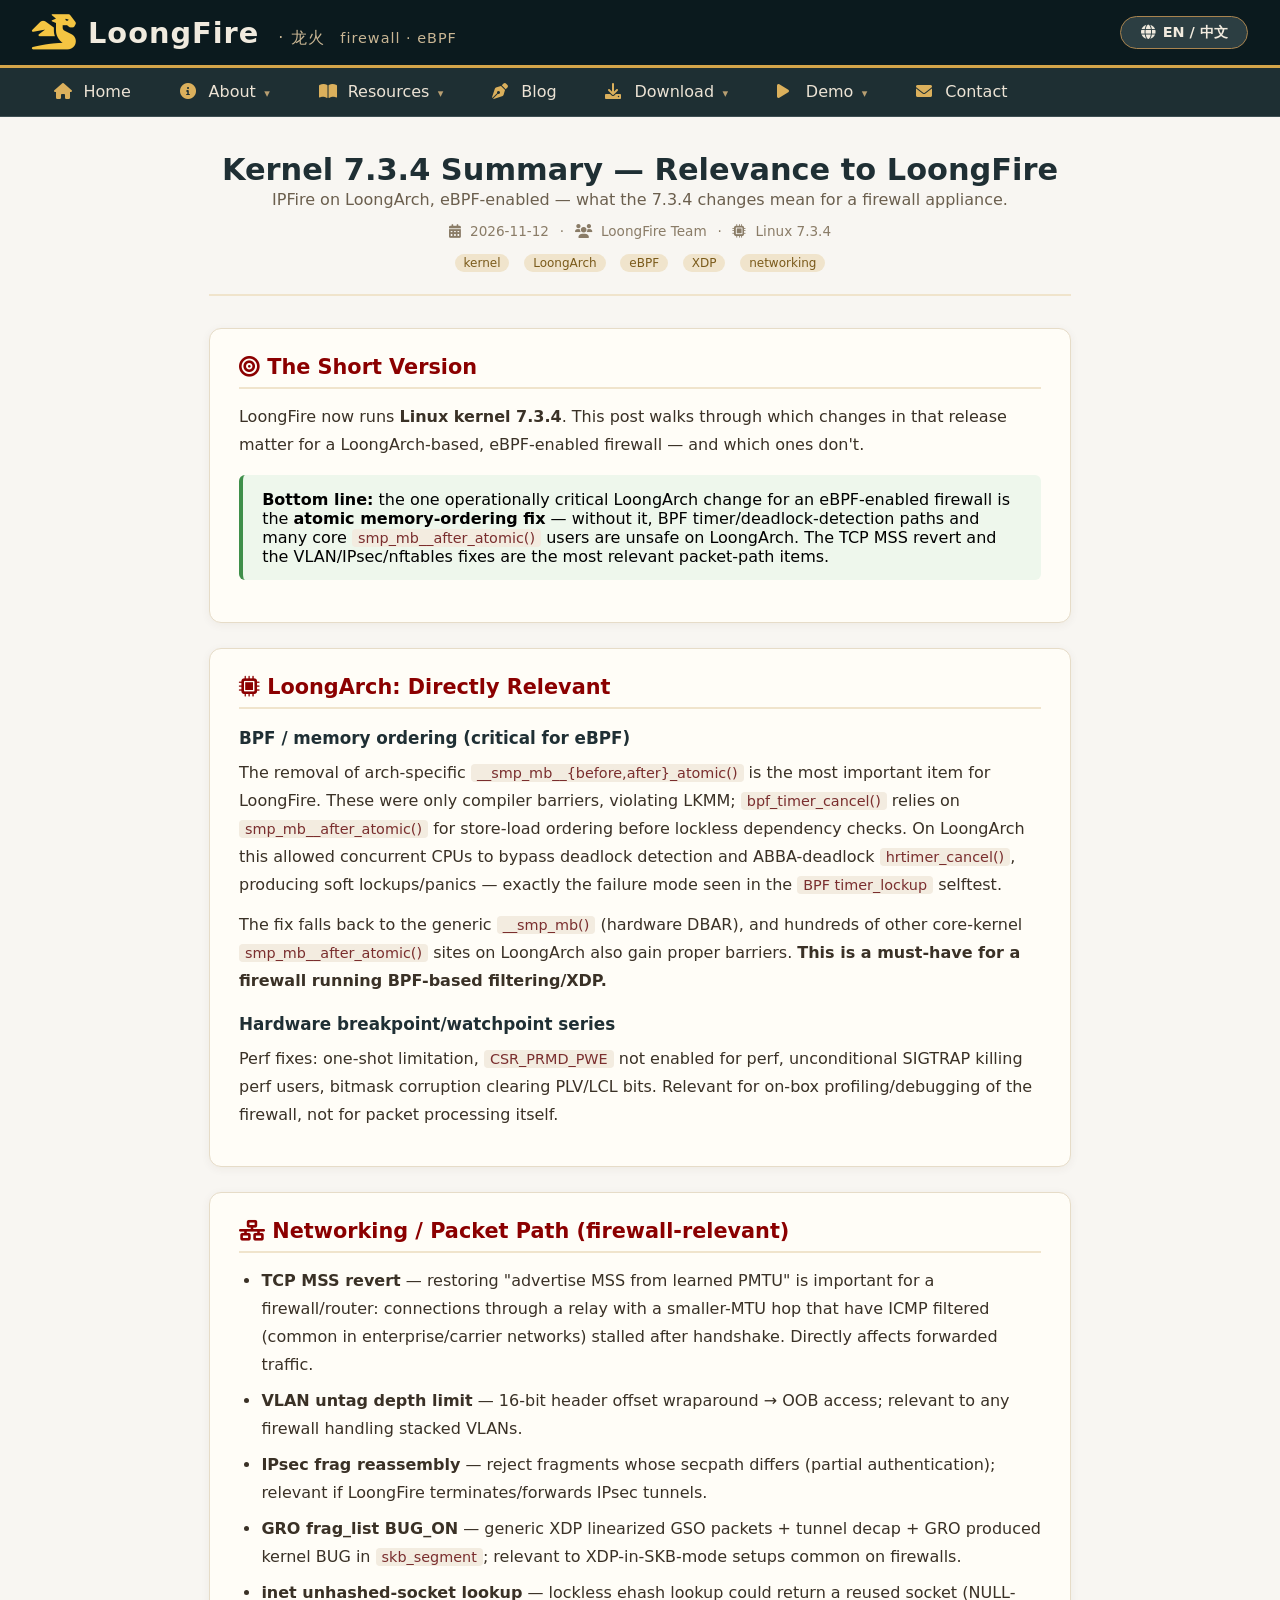
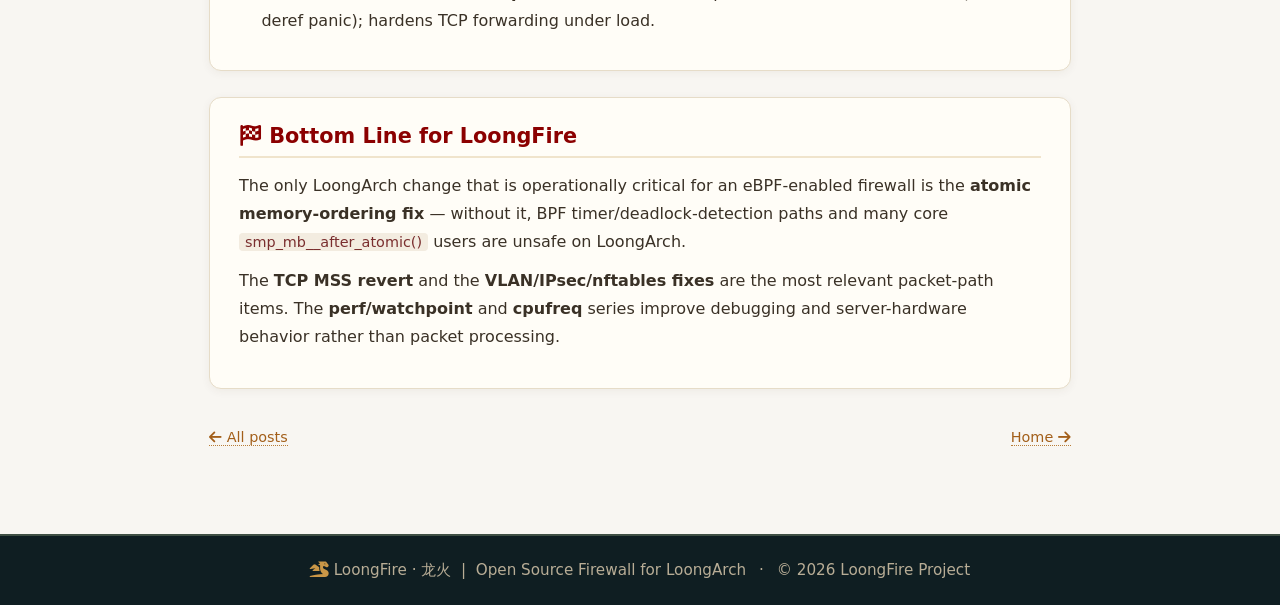
<file: blog/2026-11-12-loongfire-kernel-7.3.4-summary.html>
<!DOCTYPE html>
<html lang="en">
<head>
    <meta charset="UTF-8">
    <meta name="viewport" content="width=device-width, initial-scale=1.0">
    <title>Kernel 7.3.4 Summary — Relevance to LoongFire · LoongFire Blog</title>
    <link rel="stylesheet" href="https://cdnjs.cloudflare.com/ajax/libs/font-awesome/6.0.0-beta3/css/all.min.css">
    <link rel="stylesheet" href="../style.css">
    <style>
        .story-wrap { max-width: 900px; margin: 0 auto; padding: 2rem 1.2rem 4rem; }
        .story-hero { text-align: center; margin-bottom: 2rem; padding-bottom: 1.4rem; border-bottom: 2px solid #f0e4cc; }
        .story-hero h1 { color: #1f2f34; font-size: 1.9rem; line-height: 1.35; margin-bottom: .6rem; }
        .story-hero .subtitle { color: #6b5f4e; font-size: 1rem; }
        .story-meta { font-size: .85rem; color: #8a7c67; margin-top: .9rem; }
        .story-meta i { margin-right: .3rem; }
        .story-tags { margin-top: .8rem; }
        .story-tag {
            display: inline-block; font-size: .75rem; padding: 2px 9px;
            background: #f0e4cc; color: #7a5a1a; border-radius: 12px; margin: 0 .3rem;
        }
        .story-card {
            background: #fffdf7; border: 1px solid #e6dcc8; border-radius: 12px;
            padding: 1.6rem 1.8rem; margin: 1.6rem 0;
            box-shadow: 0 2px 10px rgba(60,45,20,.06);
        }
        .story-card h2 { color: #8b0000; font-size: 1.3rem; margin: 0 0 .9rem; border-bottom: 2px solid #f0e4cc; padding-bottom: .5rem; }
        .story-card h3 { color: #1f2f34; font-size: 1.05rem; margin: 1.2rem 0 .4rem; }
        .story-card p { line-height: 1.75; color: #3a3126; margin: .7rem 0; }
        .story-card ul, .story-card ol { line-height: 1.75; color: #3a3126; margin: .6rem 0 .6rem 1.4rem; }
        .story-card li { margin: .5rem 0; }
        .story-card a { color: #a35f1a; text-decoration: none; border-bottom: 1px dotted #b87d38; }
        .story-card a:hover { color: #8b0000; }
        .story-card code { background: #f3ece0; padding: 1px 6px; border-radius: 4px; font-size: .9em; color: #7a2e2e; }
        .callout { background: #fff4e0; border-left: 4px solid #d9a441; padding: .9rem 1.2rem; border-radius: 6px; margin: 1rem 0; }
        .callout-danger { background: #fdecec; border-left-color: #c0392b; }
        .callout-info { background: #eaf3fb; border-left-color: #3a7ca5; }
        .callout-success { background: #eef7ec; border-left-color: #3f8f4a; }
        .post-nav { display: flex; justify-content: space-between; margin: 2.5rem 0 0; font-size: .9rem; }
        .post-nav a { color: #a35f1a; text-decoration: none; border-bottom: 1px dotted #b87d38; }
        body.lang-en [data-lang="zh"], body.lang-zh [data-lang="en"] { display: none !important; }
    </style>
    <!-- Early language application to avoid flash of bilingual content -->
    <script>
    (function () {
        try {
            var lang = new URLSearchParams(location.search).get('lang')
                    || localStorage.getItem('loongfire-lang') || 'en';
            if (lang !== 'zh') lang = 'en';
            document.documentElement.className = 'lang-' + lang;
            document.addEventListener('DOMContentLoaded', function () {
                document.body.classList.remove('lang-en', 'lang-zh');
                document.body.classList.add('lang-' + lang);
                document.documentElement.lang = (lang === 'zh' ? 'zh-CN' : 'en');
                try { localStorage.setItem('loongfire-lang', lang); } catch (e) {}
            });
        } catch (e) {}
    })();
    </script>
</head>
<body class="lang-en">

    <header class="header">
        <div class="logo-area">
            <span class="logo-icon"><i class="fas fa-dragon"></i></span>
            <span class="logo-text">
                LoongFire <small>· 龙火</small>
                <small style="font-weight:300; font-size:0.9rem; margin-left:0.3rem;" data-lang="en">firewall · eBPF</small>
                <small style="font-weight:300; font-size:0.9rem; margin-left:0.3rem;" data-lang="zh">防火墙 · eBPF</small>
            </span>
        </div>
        <button class="lang-toggle" id="langToggle">
            <i class="fas fa-globe"></i>
            <span data-lang="en">EN / 中文</span>
            <span data-lang="zh">中文 / EN</span>
        </button>
    </header>

    <nav class="navbar">
        <ul class="nav-menu">
            <li class="nav-item"><a href="../index.html" class="nav-link"><i class="fas fa-home"></i> <span data-lang="en">Home</span><span data-lang="zh">首页</span></a></li>
            <li class="nav-item dropdown">
                <a href="../index.html#project" class="nav-link"><i class="fas fa-info-circle"></i> <span data-lang="en">About</span><span data-lang="zh">关于</span></a>
                <div class="dropdown-content">
                    <a href="../index.html#project"><span data-lang="en">Project LoongFire</span><span data-lang="zh">LoongFire 项目</span></a>
                    <a href="../index.html#loongson-port"><span data-lang="en">Loongson Port</span><span data-lang="zh">龙芯移植</span></a>
                    <a href="../index.html#team"><span data-lang="en">Team</span><span data-lang="zh">团队</span></a>
                </div>
            </li>
            <li class="nav-item dropdown">
                <a href="#" class="nav-link"><i class="fas fa-book-open"></i> <span data-lang="en">Resources</span><span data-lang="zh">资源</span></a>
                <div class="dropdown-content">
                    <a href="https://ipfire.org/" target="_blank"><span data-lang="en">IPFire Docs</span><span data-lang="zh">IPFire 文档</span></a>
                    <a href="https://ebpf.io/" target="_blank"><span data-lang="en">eBPF.io</span><span data-lang="zh">eBPF 官网</span></a>
                    <a href="https://github.com/vincentmli/loongfire" target="_blank"><span data-lang="en">GitHub</span><span data-lang="zh">GitHub</span></a>
                </div>
            </li>
            <li class="nav-item"><a href="index.html" class="nav-link"><i class="fas fa-pen-nib"></i> <span data-lang="en">Blog</span><span data-lang="zh">博客</span></a></li>
            <li class="nav-item dropdown">
                <a href="#" class="nav-link"><i class="fas fa-download"></i> <span data-lang="en">Download</span><span data-lang="zh">下载</span></a>
                <div class="dropdown-content">
                    <a href="https://www.bpfire.net/download/loongfire/images_loongarch64/" target="_blank"><span data-lang="en">LoongArch</span><span data-lang="zh">龙架构</span></a>
                    <a href="https://www.bpfire.net/download/loongfire/images_x86_64/" target="_blank"><span data-lang="en">X86_64</span><span data-lang="zh">X86_64</span></a>
                </div>
            </li>
            <li class="nav-item dropdown">
                <a href="#" class="nav-link"><i class="fas fa-play"></i> <span data-lang="en">Demo</span><span data-lang="zh">演示</span></a>
                <div class="dropdown-content">
                    <a href="https://youtu.be/1pdNgoP-Kho?si=ar517D0sQq7gYv2_" target="_blank"><span data-lang="en">Youtube Demo Video</span><span data-lang="zh">油管演示视频</span></a>
                    <a href="https://youtu.be/rVHkBf1HB7Y" target="_blank"><span data-lang="en">Loongson Mini PC Demo</span><span data-lang="zh">龙芯迷你 PC 演示</span></a>
                    <a href="https://space.bilibili.com/622328985" target="_blank"><span data-lang="en">Bilibili Video collections</span><span data-lang="zh">Bilibili 视频集</span></a>
                </div>
            </li>
            <li class="nav-item"><a href="../index.html#contactSection" class="nav-link"><i class="fas fa-envelope"></i> <span data-lang="en">Contact</span><span data-lang="zh">联系</span></a></li>
        </ul>
    </nav>

    <main class="story-wrap">
        <!-- story hero -->
        <div class="story-hero">
            <h1 data-lang="en">Kernel 7.3.4 Summary — Relevance to LoongFire</h1>
            <h1 data-lang="zh">内核 7.3.4 摘要 —— 对 LoongFire 的相关性</h1>
            <p class="subtitle" data-lang="en">IPFire on LoongArch, eBPF-enabled — what the 7.3.4 changes mean for a firewall appliance.</p>
            <p class="subtitle" data-lang="zh">基于 LoongArch 的 IPFire、启用 eBPF —— 7.3.4 的变更对防火墙设备意味着什么。</p>
            <p class="story-meta">
                <i class="fas fa-calendar-alt"></i>
                <span data-lang="en">2026-11-12</span><span data-lang="zh">2026-11-12</span>
                <span style="margin:0 .4rem;">·</span>
                <i class="fas fa-users"></i>
                <span data-lang="en">LoongFire Team</span><span data-lang="zh">LoongFire 团队</span>
                <span style="margin:0 .4rem;">·</span>
                <i class="fas fa-microchip"></i>
                <span data-lang="en">Linux 7.3.4</span><span data-lang="zh">Linux 7.3.4</span>
            </p>
            <div class="story-tags">
                <span class="story-tag">kernel</span>
                <span class="story-tag">LoongArch</span>
                <span class="story-tag">eBPF</span>
                <span class="story-tag">XDP</span>
                <span class="story-tag">networking</span>
            </div>
        </div>

        <!-- ===================== ENGLISH ===================== -->
        <div data-lang="en">
            <div class="story-card">
                <h2><i class="fas fa-bullseye"></i> The Short Version</h2>
                <p>LoongFire now runs <b>Linux kernel 7.3.4</b>. This post walks through which changes in that release matter for a LoongArch-based, eBPF-enabled firewall — and which ones don't.</p>
                <div class="callout callout-success">
                    <b>Bottom line:</b> the one operationally critical LoongArch change for an eBPF-enabled firewall is the <b>atomic memory-ordering fix</b> — without it, BPF timer/deadlock-detection paths and many core <code>smp_mb__after_atomic()</code> users are unsafe on LoongArch. The TCP MSS revert and the VLAN/IPsec/nftables fixes are the most relevant packet-path items.
                </div>
            </div>

            <div class="story-card">
                <h2><i class="fas fa-microchip"></i> LoongArch: Directly Relevant</h2>

                <h3>BPF / memory ordering (critical for eBPF)</h3>
                <p>The removal of arch-specific <code>__smp_mb__{before,after}_atomic()</code> is the most important item for LoongFire. These were only compiler barriers, violating LKMM; <code>bpf_timer_cancel()</code> relies on <code>smp_mb__after_atomic()</code> for store-load ordering before lockless dependency checks. On LoongArch this allowed concurrent CPUs to bypass deadlock detection and ABBA-deadlock <code>hrtimer_cancel()</code>, producing soft lockups/panics — exactly the failure mode seen in the <code>BPF timer_lockup</code> selftest.</p>
                <p>The fix falls back to the generic <code>__smp_mb()</code> (hardware DBAR), and hundreds of other core-kernel <code>smp_mb__after_atomic()</code> sites on LoongArch also gain proper barriers. <b>This is a must-have for a firewall running BPF-based filtering/XDP.</b></p>

                <h3>Hardware breakpoint/watchpoint series</h3>
                <p>Perf fixes: one-shot limitation, <code>CSR_PRMD_PWE</code> not enabled for perf, unconditional SIGTRAP killing perf users, bitmask corruption clearing PLV/LCL bits. Relevant for on-box profiling/debugging of the firewall, not for packet processing itself.</p>
            </div>

            <div class="story-card">
                <h2><i class="fas fa-network-wired"></i> Networking / Packet Path (firewall-relevant)</h2>
                <ul>
                    <li><b>TCP MSS revert</b> — restoring "advertise MSS from learned PMTU" is important for a firewall/router: connections through a relay with a smaller-MTU hop that have ICMP filtered (common in enterprise/carrier networks) stalled after handshake. Directly affects forwarded traffic.</li>
                    <li><b>VLAN untag depth limit</b> — 16-bit header offset wraparound → OOB access; relevant to any firewall handling stacked VLANs.</li>
                    <li><b>IPsec frag reassembly</b> — reject fragments whose secpath differs (partial authentication); relevant if LoongFire terminates/forwards IPsec tunnels.</li>
                    <li><b>GRO frag_list BUG_ON</b> — generic XDP linearized GSO packets + tunnel decap + GRO produced kernel BUG in <code>skb_segment</code>; relevant to XDP-in-SKB-mode setups common on firewalls.</li>
                    <li><b>inet unhashed-socket lookup</b> — lockless ehash lookup could return a reused socket (NULL-deref panic); hardens TCP forwarding under load.</li>
                </ul>
            </div>

            <div class="story-card">
                <h2><i class="fas fa-flag-checkered"></i> Bottom Line for LoongFire</h2>
                <p>The only LoongArch change that is operationally critical for an eBPF-enabled firewall is the <b>atomic memory-ordering fix</b> — without it, BPF timer/deadlock-detection paths and many core <code>smp_mb__after_atomic()</code> users are unsafe on LoongArch.</p>
                <p>The <b>TCP MSS revert</b> and the <b>VLAN/IPsec/nftables fixes</b> are the most relevant packet-path items. The <b>perf/watchpoint</b> and <b>cpufreq</b> series improve debugging and server-hardware behavior rather than packet processing.</p>
            </div>
        </div>

        <!-- ===================== 中文 ===================== -->
        <div data-lang="zh">
            <div class="story-card">
                <h2><i class="fas fa-bullseye"></i> 简要版</h2>
                <p>LoongFire 现已运行 <b>Linux 内核 7.3.4</b>。本文梳理该版本中哪些变更对基于 LoongArch、启用 eBPF 的防火墙有影响——哪些没有。</p>
                <div class="callout callout-success">
                    <b>结论：</b>对启用 eBPF 的防火墙而言，唯一具有操作关键性的 LoongArch 变更是<b>原子内存序修复</b> —— 没有它，BPF 定时器/死锁检测路径以及许多核心 <code>smp_mb__after_atomic()</code> 用户在 LoongArch 上是不安全的。TCP MSS 回退和 VLAN/IPsec/nftables 修复是最相关的数据包路径项。
                </div>
            </div>

            <div class="story-card">
                <h2><i class="fas fa-microchip"></i> LoongArch：直接相关</h2>

                <h3>BPF / 内存序（对 eBPF 至关重要）</h3>
                <p>移除架构特定的 <code>__smp_mb__{before,after}_atomic()</code> 是 LoongFire 最重要的一项。这些原本只是编译器屏障，违反了 LKMM；<code>bpf_timer_cancel()</code> 依赖 <code>smp_mb__after_atomic()</code> 在无锁依赖检查之前提供存储-加载顺序。在 LoongArch 上，这允许并发 CPU 绕过死锁检测并对 <code>hrtimer_cancel()</code> 造成 ABBA 死锁，产生软锁死/内核 panic —— 正是 <code>BPF timer_lockup</code> 自测中所见的故障模式。</p>
                <p>该修复回退到通用的 <code>__smp_mb()</code>（硬件 DBAR），并且 LoongArch 上数百个其他核心内核 <code>smp_mb__after_atomic()</code> 调用点也获得了正确的屏障。<b>对于运行基于 BPF 的过滤/XDP 的防火墙，这是必须项。</b></p>

                <h3>硬件断点/观察点系列</h3>
                <p>perf 修复：一次性限制、perf 未启用 <code>CSR_PRMD_PWE</code>、无条件 SIGTRAP 导致 perf 用户被杀、位掩码损坏清除 PLV/LCL 位。与防火墙的本机性能分析/调试相关，而非数据包处理本身。</p>
            </div>

            <div class="story-card">
                <h2><i class="fas fa-network-wired"></i> 网络 / 数据包路径（防火墙相关）</h2>
                <ul>
                    <li><b>TCP MSS 回退</b> —— 恢复"从学习到的 PMTU 通告 MSS"对防火墙/路由器很重要：经过具有更小 MTU 跳且 ICMP 被过滤的中继（企业/运营商网络常见）的连接在握手后停顿。直接影响转发流量。</li>
                    <li><b>VLAN 解标签深度限制</b> —— 16 位头部偏移回绕 → 越界访问；与处理堆叠 VLAN 的任何防火墙相关。</li>
                    <li><b>IPsec 分片重组</b> —— 拒绝 secpath 不一致的分片（部分认证）；如果 LoongFire 终结/转发 IPsec 隧道则相关。</li>
                    <li><b>GRO frag_list BUG_ON</b> —— 通用 XDP 线性化 GSO 数据包 + 隧道解封装 + GRO 在 <code>skb_segment</code> 中产生内核 BUG；与防火墙上常见的 XDP-in-SKB 模式相关。</li>
                    <li><b>inet 未哈希套接字查找</b> —— 无锁 ehash 查找可能返回被复用的套接字（NULL 解引用 panic）；在高负载下加固 TCP 转发。</li>
                </ul>
            </div>

            <div class="story-card">
                <h2><i class="fas fa-flag-checkered"></i> 对 LoongFire 的结论</h2>
                <p>对启用 eBPF 的防火墙而言，唯一具有操作关键性的 LoongArch 变更是<b>原子内存序修复</b> —— 没有它，BPF 定时器/死锁检测路径以及许多核心 <code>smp_mb__after_atomic()</code> 用户在 LoongArch 上是不安全的。</p>
                <p><b>TCP MSS 回退</b>和 <b>VLAN/IPsec/nftables 修复</b>是最相关的数据包路径项。<b>perf/观察点</b>和 <b>cpufreq</b> 系列改善的是调试和服务器硬件行为，而非数据包处理。</p>
            </div>
        </div>

        <div class="post-nav">
            <a href="index.html"><i class="fas fa-arrow-left"></i>
                <span data-lang="en">All posts</span><span data-lang="zh">全部文章</span>
            </a>
            <a href="../index.html">
                <span data-lang="en">Home</span><span data-lang="zh">首页</span> <i class="fas fa-arrow-right"></i>
            </a>
        </div>
    </main>

    <footer class="footer">
        <p>
            <i class="fas fa-dragon"></i> LoongFire · 龙火 &nbsp;|&nbsp;
            <span data-lang="en">Open Source Firewall for LoongArch</span>
            <span data-lang="zh">龙架构开源防火墙</span>
            <span style="margin:0 0.5rem;">·</span>
            <span data-lang="en">© 2026 LoongFire Project</span>
            <span data-lang="zh">© 2026 LoongFire 项目</span>
        </p>
    </footer>

    <script>
    (function () {
        var toggle = document.getElementById('langToggle');
        if (toggle) {
            toggle.addEventListener('click', function () {
                setTimeout(function () {
                    var current = document.body.classList.contains('lang-zh') ? 'zh' : 'en';
                    try { localStorage.setItem('loongfire-lang', current); } catch (e) {}
                }, 0);
            });
        }
    })();
    </script>
    <script src="../script.js"></script>
</body>
</html>
</file>
<file: style.css>
* {
    margin: 0;
    padding: 0;
    box-sizing: border-box;
    font-family: 'Segoe UI', Roboto, system-ui, Tahoma, Verdana, Arial, sans-serif;
}
body {
    background: #f8f6f2;
    min-height: 100vh;
    display: flex;
    flex-direction: column;
}
/* header & nav */
.header {
    background: #0b1a1e;
    color: #f0eade;
    padding: 0.75rem 2rem;
    display: flex;
    flex-wrap: wrap;
    align-items: center;
    justify-content: space-between;
    border-bottom: 3px solid #d4a54a;
    box-shadow: 0 4px 12px rgba(0,0,0,0.2);
}
.logo-area {
    display: flex;
    align-items: center;
    gap: 0.75rem;
}
.logo-icon {
    font-size: 2.2rem;
    color: #f5c542;
}
.logo-text {
    font-size: 1.8rem;
    font-weight: 700;
    letter-spacing: 1px;
}
.logo-text small {
    font-weight: 300;
    font-size: 1rem;
    margin-left: 0.5rem;
    color: #c9b694;
}
.lang-toggle {
    background: #2c3e42;
    border: 1px solid #a9844f;
    color: #f0eade;
    padding: 0.4rem 1.2rem;
    border-radius: 30px;
    font-weight: 600;
    font-size: 0.9rem;
    cursor: pointer;
    transition: 0.2s;
    display: flex;
    align-items: center;
    gap: 0.5rem;
}
.lang-toggle:hover {
    background: #3e555a;
    border-color: #dbb05c;
}
.navbar {
    background: #1e2f33;
    padding: 0 2rem;
    display: flex;
    flex-wrap: wrap;
    align-items: center;
    border-bottom: 1px solid #3e4f53;
}
.nav-menu {
    display: flex;
    flex-wrap: wrap;
    list-style: none;
    gap: 0.25rem;
}
.nav-item {
    position: relative;
}
.nav-link {
    display: block;
    padding: 0.9rem 1.4rem;
    color: #ece3d5;
    text-decoration: none;
    font-weight: 500;
    font-size: 1rem;
    transition: 0.15s;
    border-radius: 4px 4px 0 0;
    cursor: default;
}
.nav-link i {
    margin-right: 0.4rem;
    width: 1.1rem;
    color: #dbb05c;
}
.nav-link:hover {
    background: #2f454a;
    color: #fff6e5;
}
.nav-link.external {
    cursor: pointer;
}
.dropdown-content {
    display: none;
    position: absolute;
    top: 100%;
    left: 0;
    background: #233b40;
    min-width: 200px;
    border-radius: 0 0 8px 8px;
    box-shadow: 0 12px 24px rgba(0,0,0,0.4);
    padding: 0.3rem 0;
    z-index: 999;
    border-top: 2px solid #d4a54a;
}
.dropdown-content a {
    display: block;
    padding: 0.7rem 1.6rem;
    color: #ede7dc;
    text-decoration: none;
    font-weight: 400;
    border-left: 3px solid transparent;
    transition: 0.1s;
}
.dropdown-content a:hover {
    background: #2f4d54;
    border-left-color: #f5c542;
    color: #fff;
}
.nav-item.dropdown:hover .dropdown-content {
    display: block;
}
.nav-item.dropdown > .nav-link::after {
    content: " ▾";
    font-size: 0.7rem;
    color: #b89f72;
    margin-left: 0.3rem;
}
/* main container */
.container {
    max-width: 1300px;
    margin: 0 auto;
    padding: 2rem 2rem;
    flex: 1;
    width: 100%;
}
/* hero / original content area */
.hero {
    background: linear-gradient(145deg, #f0ebe0, #e5ddd0);
    padding: 2.5rem 2.8rem;
    border-radius: 32px;
    box-shadow: inset 0 1px 4px rgba(255,255,240,0.6), 0 12px 24px -8px rgba(0,0,0,0.15);
    margin-bottom: 2.5rem;
    border: 1px solid #dacdb8;
}
.hero h1 {
    font-size: 2.6rem;
    font-weight: 700;
    color: #1a2c30;
    display: flex;
    align-items: center;
    gap: 0.8rem;
    flex-wrap: wrap;
    margin-bottom: 1rem;
}
.hero h1 i {
    color: #c97d2b;
}
.hero p, .hero div {
    font-size: 1.1rem;
    line-height: 1.7;
    color: #1f353b;
    margin: 0.8rem 0;
}
.hero a {
    color: #a35f1a;
    text-decoration: none;
    font-weight: 500;
    border-bottom: 1px dotted #b87d38;
}
.hero a:hover {
    color: #c77d2a;
    border-bottom: 1px solid #b87d38;
}
.hero b, .hero strong {
    color: #1d2f33;
}
.hero em {
    font-style: italic;
    color: #2d4247;
}
.download-links {
    background: #fcf9f3;
    padding: 1.2rem 1.8rem;
    border-radius: 24px;
    border-left: 6px solid #d4a54a;
    margin: 1.5rem 0;
}
.download-links p {
    margin: 0.5rem 0;
}
.feature-grid {
    display: grid;
    grid-template-columns: repeat(auto-fit, minmax(220px, 1fr));
    gap: 1.8rem;
    margin: 2rem 0;
}
.feature-card {
    background: #fcf9f3;
    padding: 1.4rem 1.6rem;
    border-radius: 24px;
    box-shadow: 0 4px 12px rgba(0,0,0,0.04);
    border: 1px solid #e4dccc;
    transition: 0.2s;
}
.feature-card:hover {
    transform: translateY(-4px);
    border-color: #c9b187;
}
.feature-card i {
    font-size: 2rem;
    color: #b87d38;
    margin-bottom: 0.3rem;
}
.feature-card h3 {
    font-size: 1.3rem;
    color: #1c3136;
}
.feature-card p {
    color: #3d5359;
}
.section-title {
    font-size: 1.8rem;
    font-weight: 600;
    color: #1d2f33;
    border-left: 6px solid #d4a54a;
    padding-left: 1rem;
    margin: 2rem 0 1.2rem 0;
}
.footer {
    background: #0f1e22;
    color: #b8ad96;
    padding: 1.5rem 2rem;
    text-align: center;
    border-top: 2px solid #3f4f44;
    margin-top: 1.5rem;
    font-size: 0.95rem;
}
.footer i {
    color: #ca9747;
}
/* CAPTCHA & Contact styling */
.contact-section {
    margin-top: 0.5rem;
}
.contact-btn {
    display: inline-block;
    background: #1f2f34;
    color: #f5e7d3;
    padding: 0.4rem 1.4rem;
    border-radius: 40px;
    font-weight: 500;
    cursor: pointer;
    border: 1px solid #a9844f;
    transition: 0.2s;
    text-decoration: none;
}
.contact-btn:hover {
    background: #2f454a;
    border-color: #dbb05c;
}
.contact-btn i {
    margin-right: 0.5rem;
    color: #dbb05c;
}

/* CAPTCHA overlay/modal */
.captcha-overlay {
    display: none;
    position: fixed;
    top: 0;
    left: 0;
    width: 100%;
    height: 100%;
    background: rgba(0,0,0,0.6);
    z-index: 9999;
    justify-content: center;
    align-items: center;
    backdrop-filter: blur(4px);
}
.captcha-overlay.active {
    display: flex;
}
.captcha-modal {
    background: #f8f6f2;
    border-radius: 32px;
    padding: 2.5rem 3rem;
    max-width: 440px;
    width: 90%;
    box-shadow: 0 24px 48px rgba(0,0,0,0.4);
    border: 2px solid #d4a54a;
    position: relative;
    animation: modalSlideIn 0.3s ease-out;
}
@keyframes modalSlideIn {
    from {
        transform: translateY(-30px) scale(0.95);
        opacity: 0;
    }
    to {
        transform: translateY(0) scale(1);
        opacity: 1;
    }
}
.captcha-modal .close-btn {
    position: absolute;
    top: 12px;
    right: 18px;
    font-size: 1.8rem;
    color: #6b5f4e;
    cursor: pointer;
    transition: 0.2s;
    background: none;
    border: none;
    line-height: 1;
}
.captcha-modal .close-btn:hover {
    color: #1a2c30;
    transform: rotate(90deg);
}
.captcha-modal h3 {
    color: #1a2c30;
    font-size: 1.5rem;
    margin-bottom: 0.5rem;
    display: flex;
    align-items: center;
    gap: 0.6rem;
}
.captcha-modal h3 i {
    color: #c97d2b;
}
.captcha-modal p {
    color: #3d5359;
    margin-bottom: 1.2rem;
    font-size: 0.95rem;
}
.captcha-challenge {
    background: #e8e0d4;
    padding: 1rem 1.5rem;
    border-radius: 16px;
    font-size: 1.8rem;
    font-weight: 700;
    text-align: center;
    color: #1a2c30;
    margin-bottom: 1rem;
    border: 2px dashed #b87d38;
    font-family: 'Courier New', monospace;
    letter-spacing: 2px;
}
.captcha-input-group {
    display: flex;
    gap: 0.8rem;
    margin-bottom: 1rem;
    flex-wrap: wrap;
}
.captcha-input-group input {
    flex: 1;
    padding: 0.7rem 1rem;
    border: 2px solid #c9b187;
    border-radius: 12px;
    font-size: 1rem;
    background: white;
    transition: 0.2s;
    min-width: 120px;
}
.captcha-input-group input:focus {
    outline: none;
    border-color: #d4a54a;
    box-shadow: 0 0 0 3px rgba(212, 165, 74, 0.2);
}
.captcha-input-group button {
    padding: 0.7rem 1.8rem;
    background: #1f2f34;
    color: #f5e7d3;
    border: none;
    border-radius: 12px;
    font-weight: 600;
    font-size: 1rem;
    cursor: pointer;
    transition: 0.2s;
    white-space: nowrap;
}
.captcha-input-group button:hover {
    background: #2f454a;
}
.captcha-input-group button:disabled {
    opacity: 0.5;
    cursor: not-allowed;
}
.captcha-error {
    color: #c0392b;
    font-size: 0.9rem;
    margin-top: -0.5rem;
    margin-bottom: 0.5rem;
    display: none;
}
.captcha-error.show {
    display: block;
}
.captcha-success {
    color: #27ae60;
    font-size: 0.95rem;
    margin-top: 0.5rem;
    display: none;
    align-items: center;
    gap: 0.5rem;
}
.captcha-success.show {
    display: flex;
}
.email-revealed {
    display: none;
    background: #e8f0e8;
    padding: 0.5rem 1.2rem;
    border-radius: 12px;
    font-family: 'Courier New', monospace;
    font-size: 1.1rem;
    color: #1a2c30;
    border: 2px solid #27ae60;
    margin-top: 0.5rem;
    word-break: break-all;
}
.email-revealed.show {
    display: inline-block;
}
.email-revealed i {
    color: #27ae60;
    margin-right: 0.5rem;
}
.captcha-refresh {
    background: none;
    border: none;
    color: #6b5f4e;
    cursor: pointer;
    font-size: 0.9rem;
    text-decoration: underline;
    margin-left: 0.5rem;
    transition: 0.2s;
}
.captcha-refresh:hover {
    color: #1a2c30;
}
/* language toggle */
body.lang-en .lang-zh {
    display: none;
}
body.lang-zh .lang-en {
    display: none;
}
[data-lang] {
    display: inline;
}
body.lang-en [data-lang="zh"] {
    display: none !important;
}
body.lang-zh [data-lang="en"] {
    display: none !important;
}
.lang-both {
    display: inline;
}

@media (max-width: 768px) {
    /* Force horizontal menu */
    .nav-menu {
        display: flex;
        flex-direction: row;      /* override any column rule */
        flex-wrap: wrap;          /* allow wrapping to second line */
        justify-content: center;
        gap: 0.25rem;
        padding: 0.4rem 0.5rem;
    }

    .nav-item {
        width: auto;              /* don't stretch full width */
        flex: 0 0 auto;
    }

    .nav-link {
        padding: 0.4rem 0.6rem;
        font-size: 0.8rem;
        white-space: nowrap;
    }

    /* Hide icons on small screens to save space (optional) */
    .nav-link i {
        display: none;
    }

    /* Dropdowns: position them so they don't overflow the screen */
    .dropdown-content {
        position: absolute;
        left: 50%;
        transform: translateX(-50%);
        min-width: 180px;
        z-index: 200;
    }
}

/* News Section */
.news-section {
    background: #fcf9f3;
    border-radius: 16px;
    padding: 1.2rem 1.8rem;
    margin: 1.5rem 0;
    border: 2px solid #d4a54a;
    box-shadow: 0 4px 12px rgba(0,0,0,0.06);
}

.news-header {
    display: flex;
    align-items: center;
    gap: 0.6rem;
    font-size: 1.1rem;
    font-weight: 600;
    color: #1a2c30;
    margin-bottom: 0.8rem;
    padding-bottom: 0.5rem;
    border-bottom: 2px solid #e4dccc;
}

.news-header i {
    color: #c97d2b;
    font-size: 1.3rem;
}

.news-ticker {
    position: relative;
    overflow: hidden;
    min-height: 2.5rem;
}

.news-item {
    display: none;
    animation: fadeSlide 0.8s ease-in-out;
    padding: 0.3rem 0;
    font-size: 1rem;
    color: #1f353b;
    align-items: center;
    gap: 0.8rem;
}

.news-item.active {
    display: flex;
}

.news-badge {
    font-size: 1.2rem;
    flex-shrink: 0;
}

@keyframes fadeSlide {
    from {
        opacity: 0;
        transform: translateY(-10px);
    }
    to {
        opacity: 1;
        transform: translateY(0);
    }
}

.news-item a {
    color: #a35f1a;
    text-decoration: none;
    font-weight: 500;
    border-bottom: 1px dotted #b87d38;
}

.news-item a:hover {
    color: #c77d2a;
    border-bottom: 1px solid #b87d38;
}

/* About Sections */
.about-section {
    background: #fcf9f3;
    padding: 2rem 2.5rem;
    border-radius: 24px;
    margin: 2rem 0;
    border: 1px solid #e4dccc;
    scroll-margin-top: 80px;
}

.about-section h2 {
    color: #1a2c30;
    font-size: 1.8rem;
    margin-bottom: 1rem;
    display: flex;
    align-items: center;
    gap: 0.8rem;
    border-bottom: 3px solid #d4a54a;
    padding-bottom: 0.5rem;
}

.about-section h2 i {
    color: #c97d2b;
}

.about-section p {
    color: #1f353b;
    line-height: 1.8;
    margin: 0.8rem 0;
}

.about-section ul {
    color: #1f353b;
    line-height: 1.8;
    padding-left: 2rem;
    margin: 0.8rem 0;
}

.about-section ul li {
    margin: 0.3rem 0;
}

/* Team Grid */
.team-grid {
    display: grid;
    grid-template-columns: repeat(auto-fit, minmax(250px, 1fr));
    gap: 2rem;
    margin: 1.5rem 0;
}

.team-member {
    background: white;
    padding: 1.5rem;
    border-radius: 20px;
    text-align: center;
    box-shadow: 0 4px 12px rgba(0,0,0,0.06);
    border: 1px solid #e4dccc;
    transition: 0.3s;
}

.team-member:hover {
    transform: translateY(-4px);
    box-shadow: 0 8px 24px rgba(0,0,0,0.1);
}

.team-avatar {
    width: 120px;
    height: 120px;
    border-radius: 50%;
    margin-bottom: 1rem;
    border: 3px solid #d4a54a;
    object-fit: cover;
}

.team-member h3 {
    color: #1a2c30;
    font-size: 1.2rem;
    margin-bottom: 0.2rem;
}

.team-role {
    color: #b87d38;
    font-weight: 600;
    font-size: 0.9rem;
    margin-bottom: 0.8rem;
}

.team-bio {
    color: #3d5359;
    font-size: 0.9rem;
    line-height: 1.6;
}

.team-social {
    margin-top: 1rem;
    display: flex;
    justify-content: center;
    gap: 0.8rem;
}

.team-social a {
    color: #1a2c30;
    font-size: 1.4rem;
    transition: 0.2s;
}

.team-social a:hover {
    color: #b87d38;
    transform: scale(1.1);
}

/* Responsive for news and about */
@media (max-width: 700px) {
    .news-section {
        padding: 0.8rem 1rem;
    }
    .news-item {
        font-size: 0.9rem;
        flex-wrap: wrap;
    }
    .about-section {
        padding: 1.2rem;
    }
    .team-grid {
        grid-template-columns: 1fr;
    }
    .team-avatar {
        width: 100px;
        height: 100px;
    }
}

/* Donation acknowledgment */
.footer .donation-ack {
    font-size: 0.9rem;
    margin-top: 0.8rem;
    padding-top: 0.8rem;
    border-top: 1px solid #3f4f44;
    color: #8ab4d6;
}

.footer .donation-ack a {
    color: #8ab4d6;
    text-decoration: none;
    border-bottom: 1px dotted #8ab4d6;
    transition: 0.2s;
}

.footer .donation-ack a:hover {
    color: #f5c542;
    border-bottom-color: #f5c542;
}

.footer .donation-ack i {
    color: #e74c3c;
}
</file>
